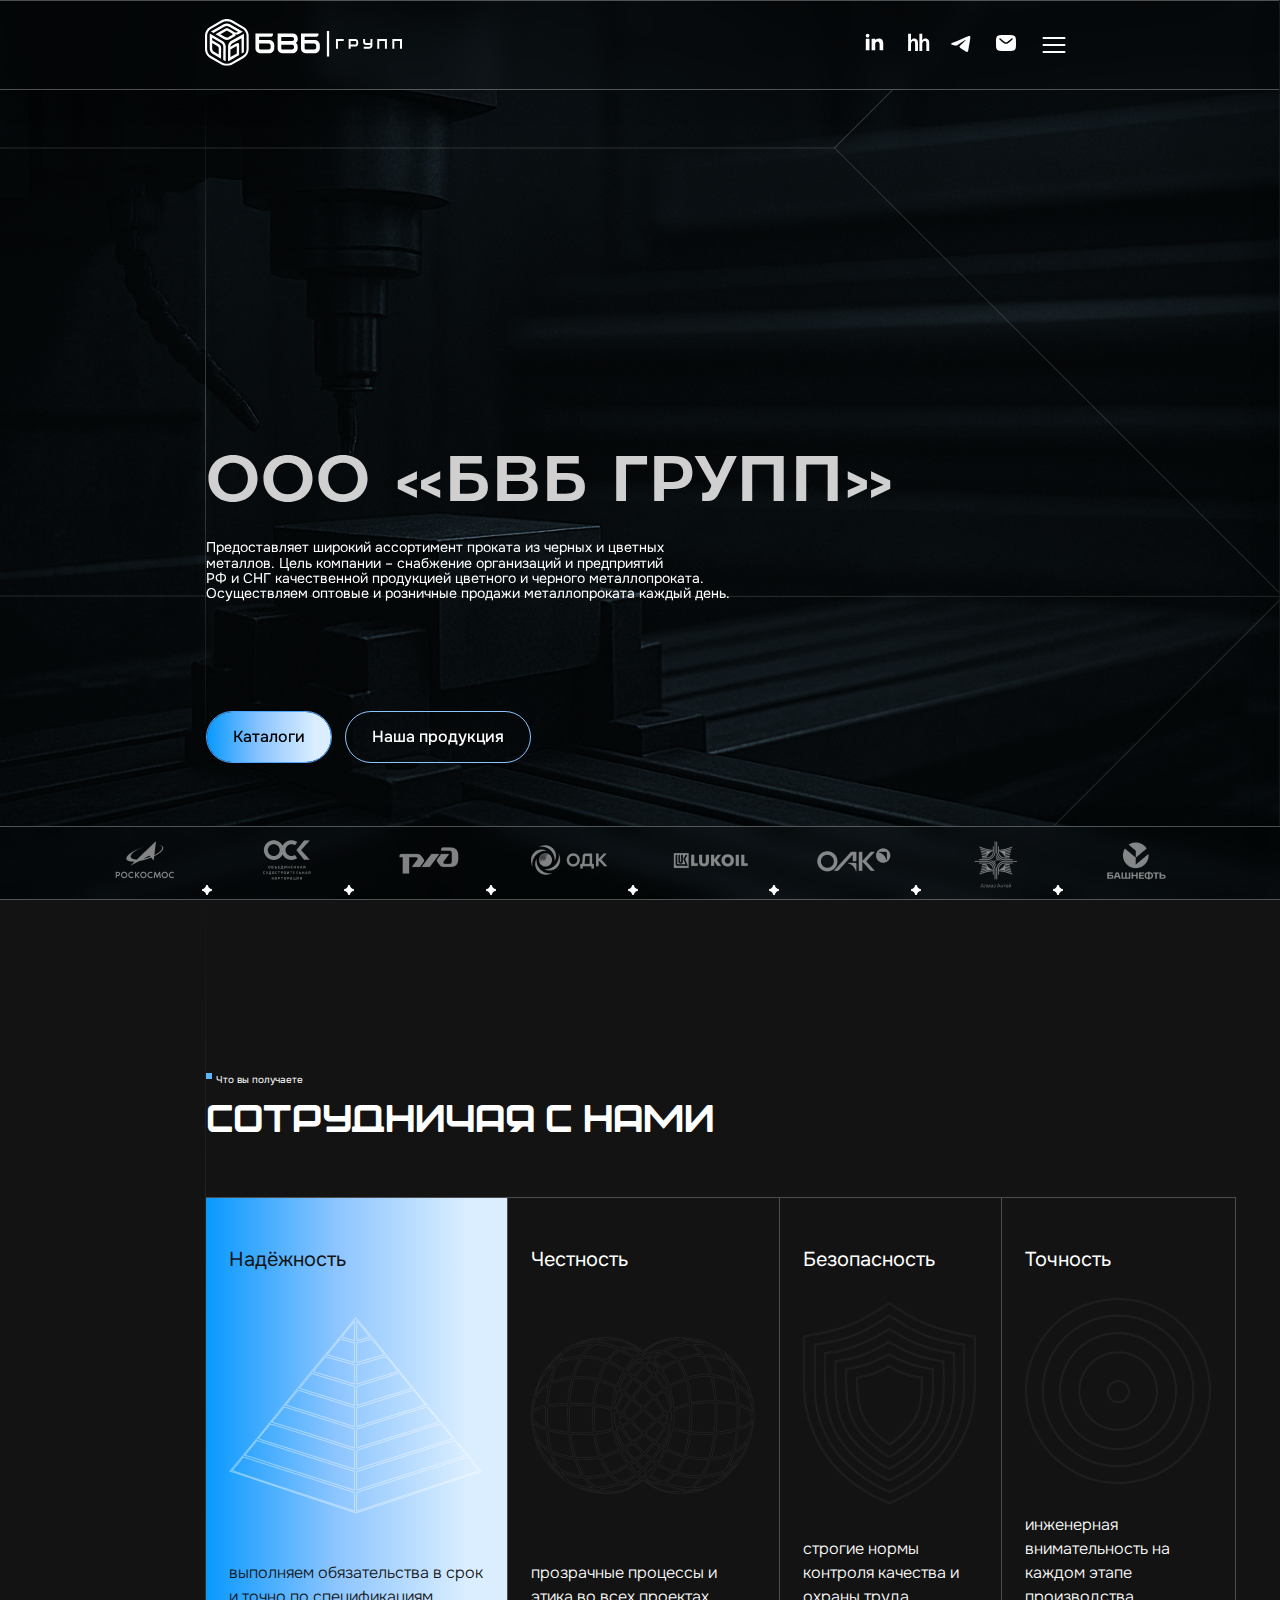
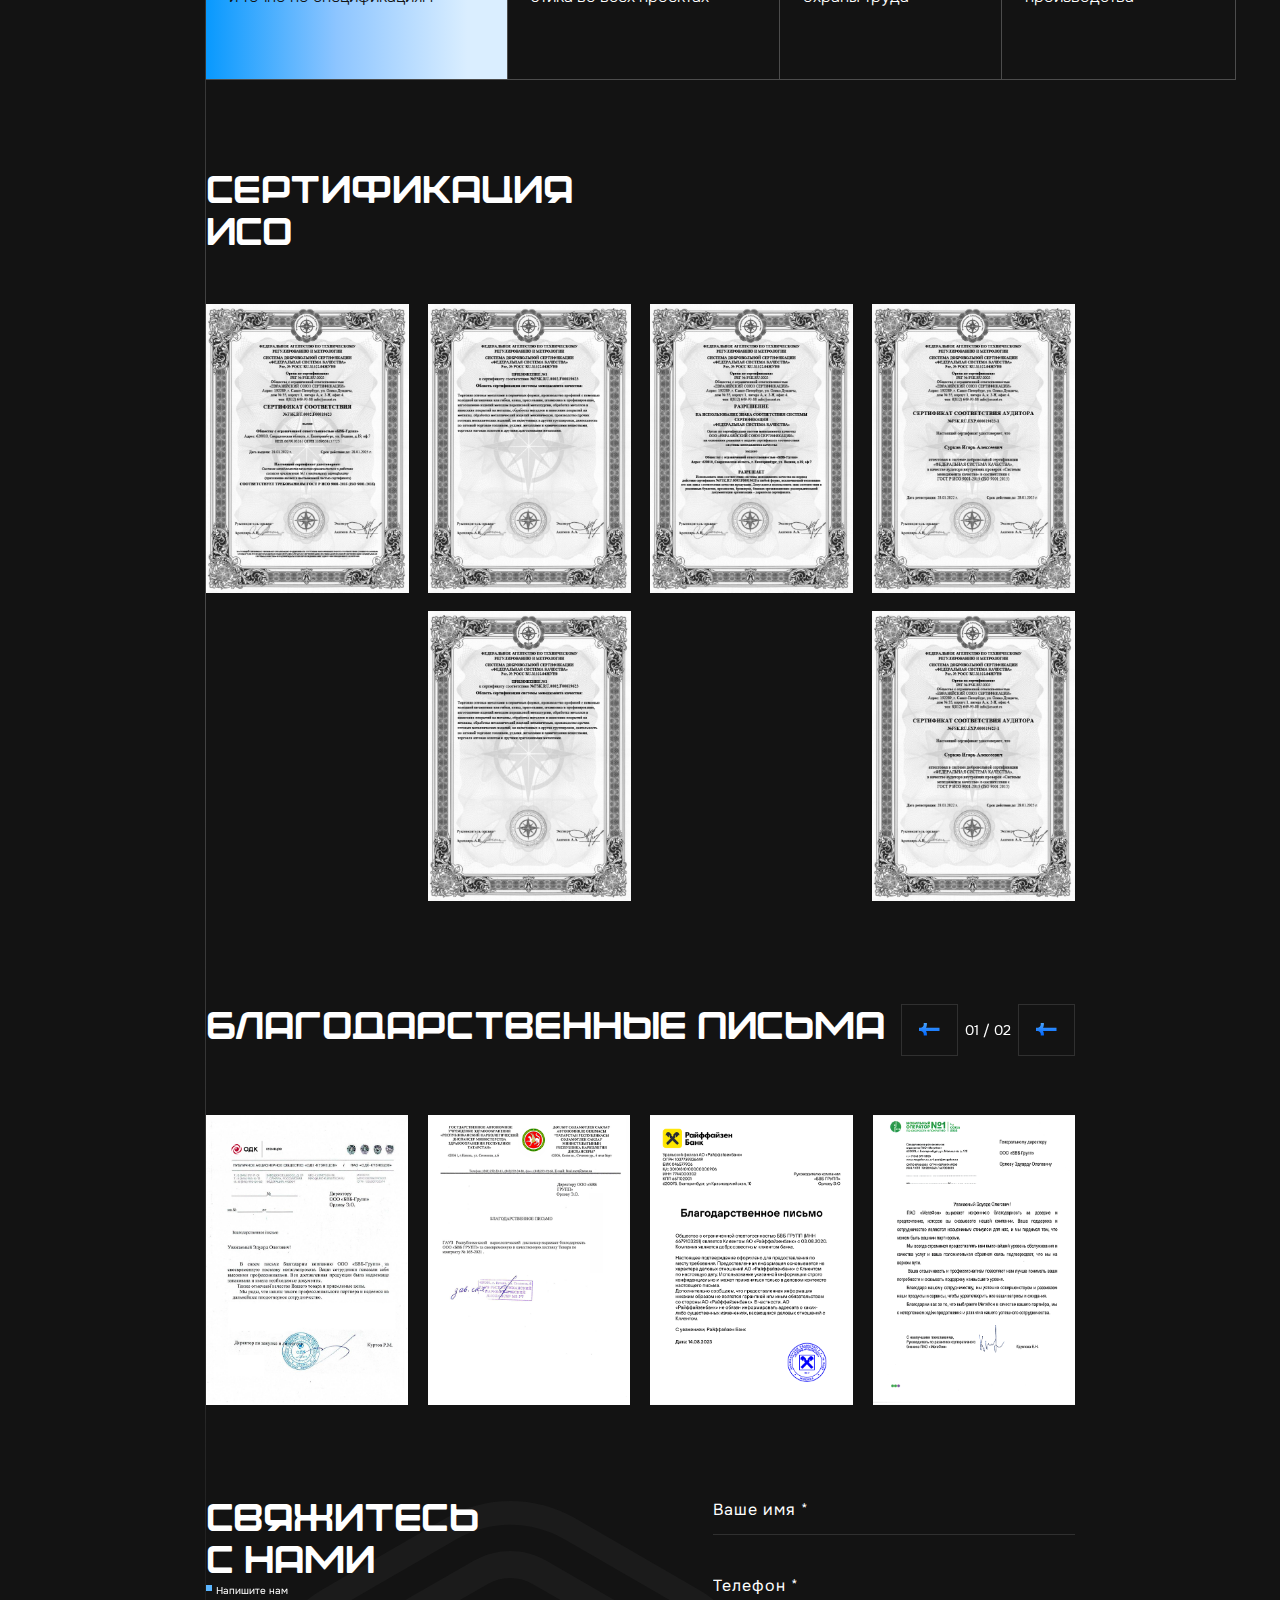
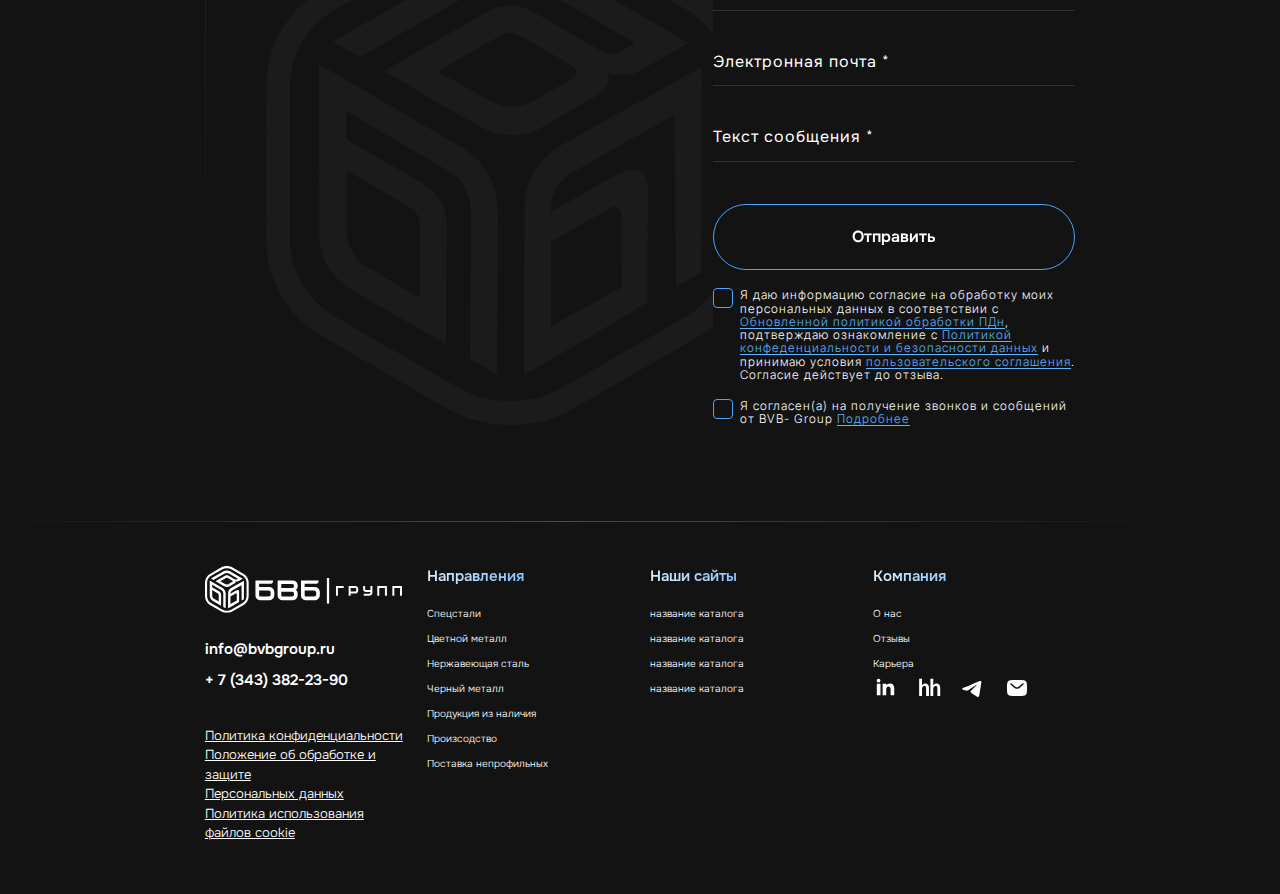
<file: about.html>
<!DOCTYPE html>
<html lang="en">

<head>
    <meta charset="UTF-8">
    <meta name="viewport" content="width=device-width, initial-scale=1.0">
    <link rel="stylesheet" href="https://cdn.jsdelivr.net/npm/swiper@11/swiper-bundle.min.css" />
    <link rel="stylesheet" href="style/custom.css">
    <link rel="stylesheet" href="style/style.css">
    <title>Document</title>
</head>

<body>

    <div class="intro about-intro">
        <div class="intro-main">
            <header class="header glass section-content-pad">
                <div class="head-lk">
                    <img src="images/lk.svg" alt="logo">
                </div>
                <div class="head-right">
                    <div class="header-socials">
                        <a href="">
                            <img src="images/ln.svg" alt="linkedin">
                        </a>
                        <a href="">
                            <img src="images/hh.svg" alt="hh">
                        </a>
                        <a href="">
                            <img src="images/tg.svg" alt="telegram">
                        </a>
                        <a href="">
                            <img src="images/letter.svg" alt="mail">
                        </a>
                    </div>
                    <img src="images/burger.svg" alt="burger" class="burger-btn">
                </div>
            </header>
            <div class="burger-menu glass">
                <div class="burger-top">
                    <div class="header-socials">
                        <a href="">
                            <img src="images/ln.svg" alt="linkedin">
                        </a>
                        <a href="">
                            <img src="images/hh.svg" alt="hh">
                        </a>
                        <a href="">
                            <img src="images/tg.svg" alt="telegram">
                        </a>
                        <a href="">
                            <img src="images/letter.svg" alt="mail">
                        </a>
                    </div>
                    <img src="images/close.svg" alt="close" class="burger-close">
                </div>
                <nav>
                    <ul>
                        <li><a href="">Главная</a></li>
                        <li><a href="">О компании</a></li>
                        <li><a href="">Новости</a></li>
                        <li><a href="">Карьера</a></li>
                        <li><a href="">Контакты</a></li>
                        <li><a href="">Каталоги</a></li>
                    </ul>
                </nav>
                <div class="burger-contact">
                    <a href="">info@bvbgroup.ru</a>
                    <a href="">+ 7 (343) 382-23-90</a>
                </div>
            </div>
            <div class="intro-content section-content-wid intro-content_2">
                <div class="intro-top">
                    <h1>ООО «БВБ Групп»
                    </h1>
                    <p>Предоставляет широкий ассортимент проката из черных и цветных
                        металлов. Цель компании – снабжение организаций и предприятий
                        РФ и СНГ качественной продукцией цветного и черного металлопроката.
                        Осуществляем оптовые и розничные продажи металлопроката каждый день.</p>
                </div>
                <div class="intro-bottom_2">
                    <button class="blue-btn">Каталоги</button>
                    <button class="opacity-btn">Наша продукция</button>
                </div>
            </div>
        </div>
        <div class="intro-end glass">
            <div>
                <img src="images/intro-end_1.png" alt="partner">
            </div>
            <div>
                <img src="images/intro-end_2.png" alt="partner">
            </div>
            <div>
                <img src="images/intro-end_3.png" alt="partner">
            </div>
            <div>
                <img src="images/intro-end_4.png" alt="partner">
            </div>
            <div>
                <img src="images/intro-end_5.png" alt="partner">
            </div>
            <div>
                <img src="images/intro-end_6.png" alt="partner">
            </div>
            <div>
                <img src="images/intro-end_7.png" alt="partner">
            </div>
            <div>
                <img src="images/intro-end_8.png" alt="partner">
            </div>
        </div>
    </div>
    <main>
        <div class="section-content-wid">

            <section class="what-you-get">
                <div>
                    <span class="substitle">Что вы получаете</span>
                    <h2 class="title-2">СОтрудничая с нами</h2>
                </div>

                <div class="what-you-get_block">
                    <div class="active">
                        <p class="text-20">Надёжность</p>
                        <img src="images/wyg-1.png" alt="burg">
                        <span class="text-16">выполняем обязательства в срок и точно по спецификациям</span>
                    </div>
                    <div>
                        <p class="text-20">Честность</p>
                        <img src="images/wyg-2.png" alt="burg">
                        <span class="text-16">прозрачные процессы и этика во всех проектах</span>
                    </div>
                    <div>
                        <p class="text-20">Безопасность </p>
                        <img src="images/wyg-3.png" alt="burg">
                        <span class="text-16">строгие нормы контроля качества и охраны труда</span>
                    </div>
                    <div>
                        <p class="text-20">Точность </p>
                        <img src="images/wyg-4.png" alt="burg">
                        <span class="text-16">инженерная внимательность на каждом этапе производства
                        </span>
                    </div>
                </div>
            </section>

            <section class="certificates">
                    <h2 class="title-2">Сертификация 
                        ИСО</h2>
                    <div class="certificates-block">
                        <!-- <div> -->
                            <img src="images/certificate-1.png" alt="certificate-1">
                        <!-- </div> -->
                        <div>
                            <img src="images/certificate-2.png" alt="certificate">
                            <img src="images/certificate-5.png" alt="certificate">
                        </div>
                        <!-- <div> -->
                            <img src="images/certificate-3.png" alt="certificate">
                        <!-- </div> -->
                        <div>
                            <img src="images/certificate-4.png" alt="certificate">
                            <img src="images/certificate-6.png" alt="certificate">
                        </div>

                    </div>
            </section>

            <section class="news">
                <div class="news-top">
                    <div class="news-left">
                        <h2 class="title-2">Благодарственные письма</h2>
                    </div>
                        <div class="swiper-control">
                            <div class="swiper-button-prev swiper-btn">
                                <img src="images/arrow-left-blue.svg" alt="arrow">
                            </div>
                            <div class="swiper-pagination"></div>
                            <div class="swiper-button-next swiper-btn">
                                <img src="images/arrow-left-blue.svg" alt="arrow">
                            </div>
                        </div>
                </div>
                <div class="swiper fraction-swiper mailings-swiper">
                    <div class="swiper-wrapper">
                        <div class="swiper-slide">
                            <div class="mails-item">
                                <img src="images/mail-1.png" alt="mail">
                            </div>
                            <div class="mails-item">
                                <img src="images/mail-2.png" alt="mail">
                            </div>
                            <div class="mails-item">
                                <img src="images/mail-3.png" alt="mail">
                            </div>
                             <div class="mails-item">
                                <img src="images/mail-4.png" alt="mail">
                            </div>
                        </div>
                        <div class="swiper-slide">
                            <div class="mails-item">
                                <img src="images/mail-1.png" alt="mail">
                            </div>
                            <div class="mails-item">
                                <img src="images/mail-2.png" alt="mail">
                            </div>
                            <div class="mails-item">
                                <img src="images/mail-3.png" alt="mail">
                            </div>
                             <div class="mails-item">
                                <img src="images/mail-4.png" alt="mail">
                            </div>
                        </div>
                    </div>
                </div>
            </section>

             <section class="contact">
                <div class="contact-left">
                    <h2 class="title-2">Свяжитесь
с нами</h2>
                    <p class="substitle">Напишите нам</p>
                </div>

                <div class="part-team_left">
                    <form action="" class="form-type-1">
                        <div>
                            <input type="text" class="input-type-1" placeholder="Ваше имя *">
                            <input type="text" class="input-type-1" placeholder="Телефон *">
                            <input type="text" class="input-type-1" placeholder="Электронная почта *">
                            <input type="text" class="input-type-1" placeholder="Текст сообщения *">
                            
                            <button class="white-tp-btn blue-tp-btn"><span>Отправить</span></button>
                        </div>
                        <label for="agreement1">
                            <input type="checkbox" class="ui-checkbox" id="agreement1" required="">
                            <span>Я даю информацию согласие на обработку моих персональных
                                данных в соответствии с <a href="">Обновленной политикой обработки ПДн</a>,
                                подтверждаю ознакомление с <a href="">Политикой конфеденциальности и
                                    безопасности данных</a>
                                и принимаю условия <a href="">пользовательского соглашения</a>. Согласие
                                действует до отзыва.</span>
                        </label>
                        <label for="agreement2">
                            <input type="checkbox" id="agreement2" class="ui-checkbox" required="">
                            <span> Я согласен(а) на получение звонков и сообщений от BVB-
                                Group <a href="">Подробнее</a></span>
                        </label>
                    </form>
                </div>
            </section>
        </div>
    </main>

    <footer>
        <div class="section-content-pad footer-content">
            <div class="footer-left">
                <img src="images/lk.svg" alt="logo">
                <div class="footer-contact">
                    <a href>info@bvbgroup.ru</a>
                    <a href>+ 7 (343) 382-23-90</a>
                </div>
                <div class="footer-agr">
                    <a href>Политика конфиденциальности</a>
                    <a href>Положение об обработке и защите</a>
                    <a href>Персональных данных</a>
                    <a href>Политика использования файлов cookie</a>
                </div>
            </div>
            <ul>
                <li><span>Направления</span></li>
                <li><a href>Спецстали</a></li>
                <li><a href>Цветной металл</a></li>
                <li><a href>Нержавеющая сталь</a></li>
                <li><a href>Черный металл</a></li>
                <li><a href>Продукция из наличия</a></li>
                <li><a href>Произсодство</a></li>
                <li><a href>Поставка непрофильных</a></li>
            </ul>
            <ul>
                <li><span>Наши сайты</span></li>
                <li><a href>название каталога</a></li>
                <li><a href>название каталога</a></li>
                <li><a href>название каталога</a></li>
                <li><a href>название каталога</a></li>
            </ul>
            <ul>
                <li><span>Компания</span></li>
                <li><a href>О нас</a></li>
                <li><a href>Отзывы</a></li>
                <li><a href>Карьера</a></li>
                <div class="header-socials">
                    <a href>
                        <img src="images/ln.svg" alt="linkedin">
                    </a>
                    <a href>
                        <img src="images/hh.svg" alt="hh">
                    </a>
                    <a href>
                        <img src="images/tg.svg" alt="telegram">
                    </a>
                    <a href>
                        <img src="images/letter.svg" alt="mail">
                    </a>
                </div>
            </ul>
        </div>
    </footer>

    <script src="https://cdn.jsdelivr.net/npm/swiper@11/swiper-bundle.min.js"></script>
    <script src="script/scrollAnimation.js"></script>
    <script src="script/script.js"></script>
    <script>
        const swiper = new Swiper('.swiper', {
            loop: true,
            slidesPerView: 1.35,
            spaceBetween: 20,
            // autoplay: {
            //     delay: 2500,
            //     disableOnInteraction: false,
            // },
            pagination: {
                el: '.swiper-pagination',
                type: 'fraction',
                formatFractionCurrent: n => n.toString().padStart(2, '0'),
                formatFractionTotal: n => n.toString().padStart(2, '0'),
                renderFraction: (currentClass, totalClass) => {
                    return `<span class="${currentClass}"></span> / <span class="${totalClass}"></span>`;
                },
            },
            breakpoints: {
                767: {
                    slidesPerView: 1,
                },

            },
            navigation: {
                nextEl: '.swiper-button-next',
                prevEl: '.swiper-button-prev',
            },
        });
    </script>
</body>

</html>
</file>
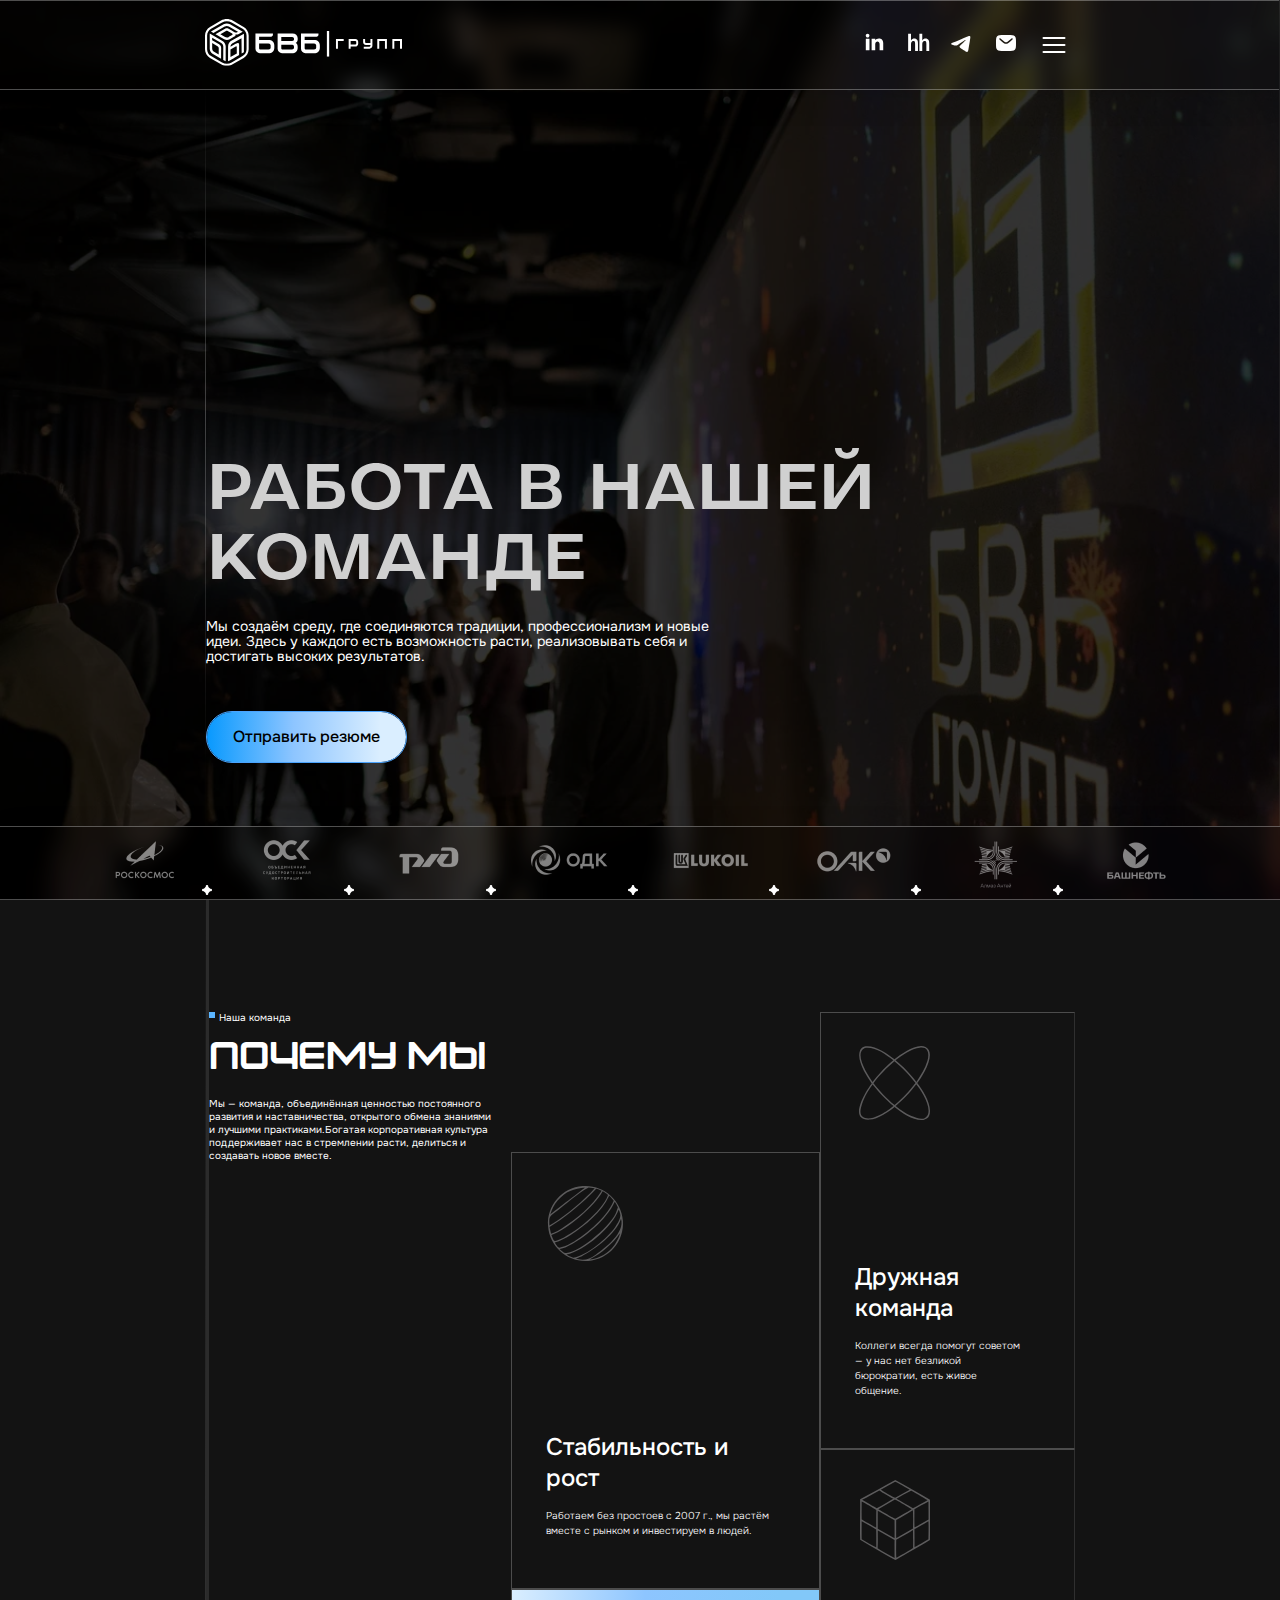
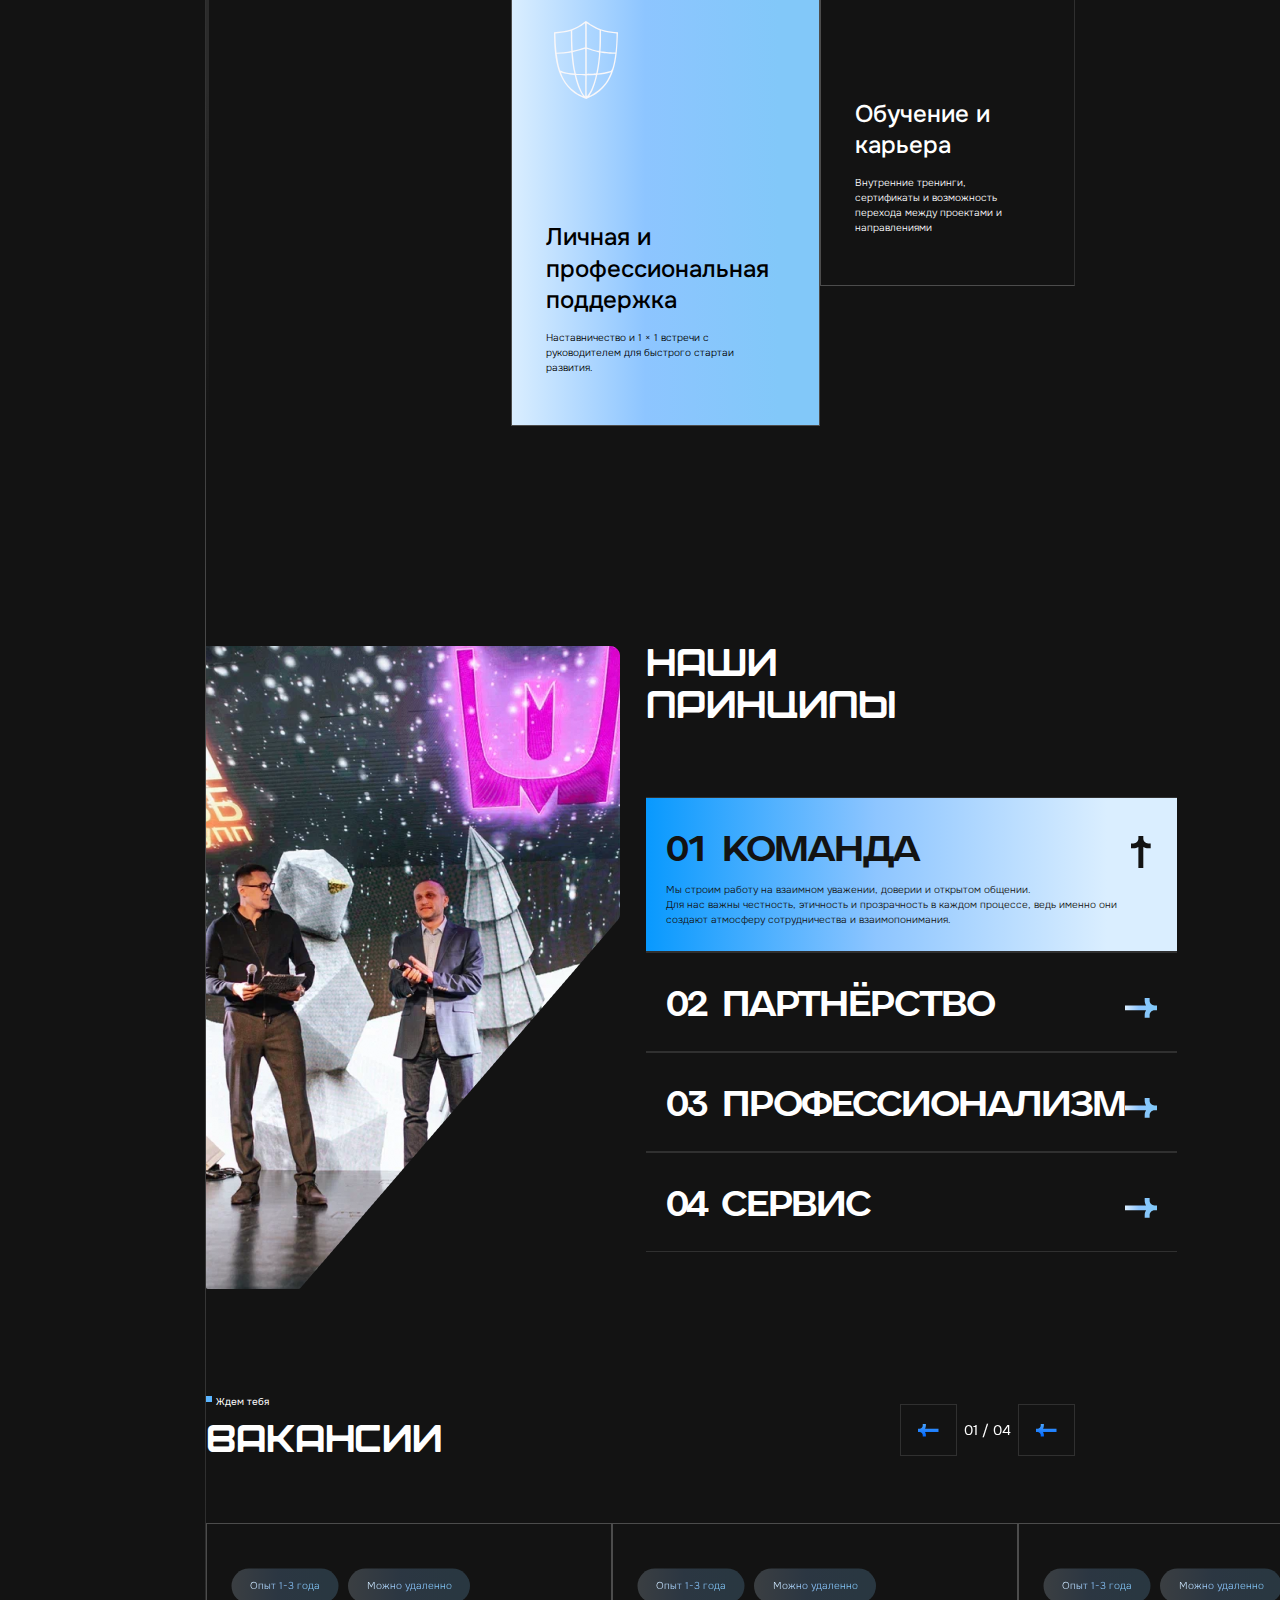
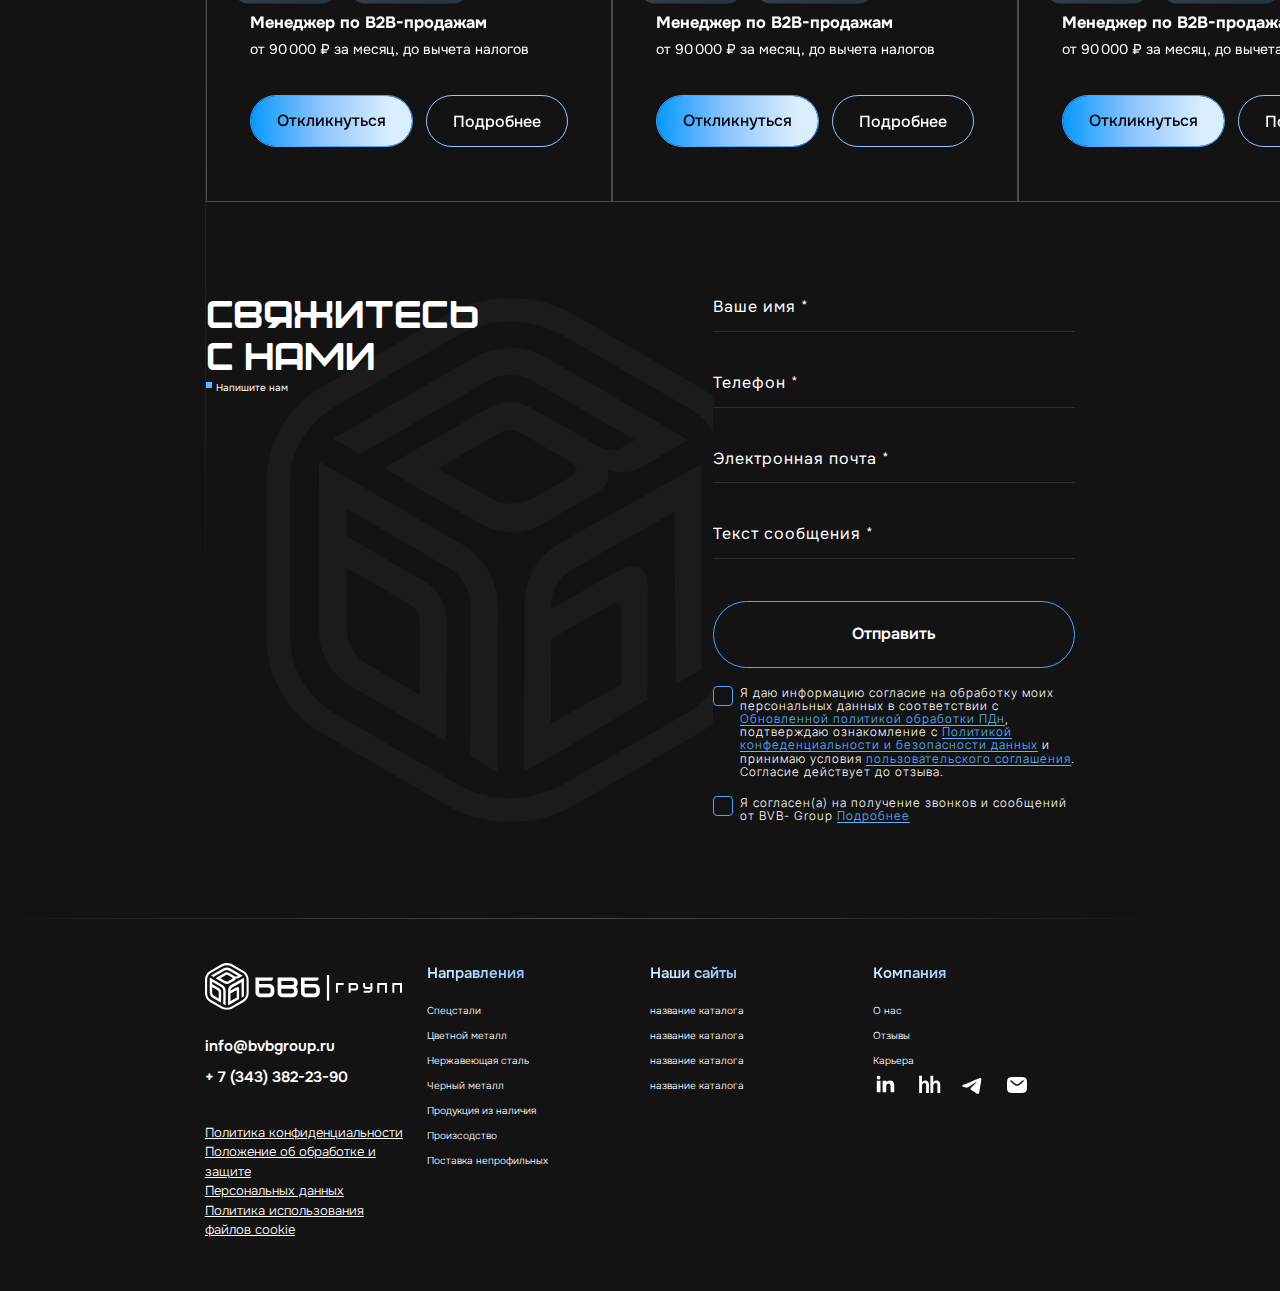
<file: cariera.html>
<!DOCTYPE html>
<html lang="en">

<head>
    <meta charset="UTF-8">
    <meta name="viewport" content="width=device-width, initial-scale=1.0">
    <link rel="stylesheet" href="https://cdn.jsdelivr.net/npm/swiper@11/swiper-bundle.min.css" />
    <link rel="stylesheet" href="style/custom.css">
    <link rel="stylesheet" href="style/style.css">
    <title>Document</title>
</head>

<body>

    <div class="intro cariera-intro">
        <div class="intro-main">
            <header class="header glass section-content-pad">
                <div class="head-lk">
                    <img src="images/lk.svg" alt="logo">
                </div>
                <div class="head-right">
                    <div class="header-socials">
                        <a href="">
                            <img src="images/ln.svg" alt="linkedin">
                        </a>
                        <a href="">
                            <img src="images/hh.svg" alt="hh">
                        </a>
                        <a href="">
                            <img src="images/tg.svg" alt="telegram">
                        </a>
                        <a href="">
                            <img src="images/letter.svg" alt="mail">
                        </a>
                    </div>
                    <img src="images/burger.svg" alt="burger" class="burger-btn">
                </div>
            </header>
            <div class="burger-menu glass">
                <div class="burger-top">
                    <div class="header-socials">
                        <a href="">
                            <img src="images/ln.svg" alt="linkedin">
                        </a>
                        <a href="">
                            <img src="images/hh.svg" alt="hh">
                        </a>
                        <a href="">
                            <img src="images/tg.svg" alt="telegram">
                        </a>
                        <a href="">
                            <img src="images/letter.svg" alt="mail">
                        </a>
                    </div>
                    <img src="images/close.svg" alt="close" class="burger-close">
                </div>
                <nav>
                    <ul>
                        <li><a href="">Главная</a></li>
                        <li><a href="">О компании</a></li>
                        <li><a href="">Новости</a></li>
                        <li><a href="">Карьера</a></li>
                        <li><a href="">Контакты</a></li>
                        <li><a href="">Каталоги</a></li>
                    </ul>
                </nav>
                <div class="burger-contact">
                    <a href="">info@bvbgroup.ru</a>
                    <a href="">+ 7 (343) 382-23-90</a>
                </div>
            </div>
            <div class="intro-content section-content-wid intro-content_2">
                <div class="intro-top">
                    <h1>Работа в нашей
                        команде
                    </h1>
                    <p>Мы создаём среду, где соединяются традиции, профессионализм и новые
                        идеи. Здесь у каждого есть возможность расти, реализовывать себя и
                        достигать высоких результатов.</p>
                </div>
                <div>
                    <button class="blue-btn">Отправить резюме</button>
                </div>
            </div>
        </div>
        <div class="intro-end glass">
            <div>
                <img src="images/intro-end_1.png" alt="partner">
            </div>
            <div>
                <img src="images/intro-end_2.png" alt="partner">
            </div>
            <div>
                <img src="images/intro-end_3.png" alt="partner">
            </div>
            <div>
                <img src="images/intro-end_4.png" alt="partner">
            </div>
            <div>
                <img src="images/intro-end_5.png" alt="partner">
            </div>
            <div>
                <img src="images/intro-end_6.png" alt="partner">
            </div>
            <div>
                <img src="images/intro-end_7.png" alt="partner">
            </div>
            <div>
                <img src="images/intro-end_8.png" alt="partner">
            </div>
        </div>
    </div>
    <main>
        <div class="section-content-wid">
            <section class="direction cariera-direction">
                <div class="direction-left">
                    <div class="section-top">
                        <span class="substitle">Наша команда</span>
                        <h2 class="title-2">Почему мы</h2>
                        <p>Мы — команда, объединённая ценностью постоянного развития и наставничества, открытого обмена
                            знаниями и лучшими практиками.Богатая корпоративная культура поддерживает нас в стремлении
                            расти, делиться и создавать новое вместе.
                        </p>
                    </div>
                </div>
                <div class="direction-right">
                    <div>
                        <div class="direction-item">
                            <img src="images/direction-1.svg" alt="direction">

                            <div>
                                <p>Стабильность и рост </p>
                                <ul>
                                    <li class="light-14">Работаем без простоев с 2007 г., мы растём вместе с рынком и
                                        инвестируем в людей.</li>
                                </ul>
                            </div>
                        </div>
                        <div class="direction-item direction-item-blue">
                            <img src="images/direction-4.svg" alt="direction">

                            <div>
                                <p>Личная и профессиональная поддержка</p>
                                <ul>
                                    <li class="light-14">Наставничество и 1 × 1 встречи с руководителем для быстрого
                                        стартаи развития.</li>
                                </ul>
                            </div>
                        </div>
                    </div>
                    <div>
                        <div class="direction-item">
                            <img src="images/direction-2.svg" alt="direction">

                            <div>
                                <p>Дружная команда</p>
                                <ul>
                                    <li class="light-14">Коллеги всегда помогут советом — у нас нет безликой бюрократии,
                                        есть живое общение.</li>
                                </ul>
                            </div>
                        </div>
                        <div class="direction-item">
                            <img src="images/direction-3.svg" alt="direction">

                            <div>
                                <p>Обучение и карьера</p>
                                <ul>
                                    <li class="light-14">Внутренние тренинги, сертификаты и возможность перехода между
                                        проектами и направлениями</li>
                                </ul>
                            </div>
                        </div>
                    </div>
                </div>
            </section>
            <div class="principles">
                <div class="principles-image">
                    <img src="images/principles.png" alt="principles">
                </div>
                <div class="principles-block">
                    <h2 class="title-2">Наши
                        принципы</h2>
                    <div>
                        <div class="principles-item active">
                            <div class="principles-top">
                                <div>
                                    <h3>01</h3>
                                    <h3>Команда</h3>
                                </div>
                                <svg width="32" height="20" viewBox="0 0 32 20" fill="none"
                                    xmlns="http://www.w3.org/2000/svg">
                                    <path
                                        d="M29.5385 7.38462C26.8185 7.38462 24.6154 5.18154 24.6154 2.46154V0L19.6923 0V2.46154C19.6923 4.256 20.1722 5.93723 21.0092 7.38462L0 7.38462L0 12.3077L21.0092 12.3077C20.1722 13.7551 19.6923 15.4363 19.6923 17.2308V19.6923H24.6154V17.2308C24.6154 14.5108 26.8185 12.3077 29.5385 12.3077H32V7.38462H29.5385Z"
                                        fill="url(#paint0_linear_131_2396)" />
                                    <defs>
                                        <linearGradient id="paint0_linear_131_2396" x1="0" y1="9.84615" x2="27.7802"
                                            y2="9.85425" gradientUnits="userSpaceOnUse">
                                            <stop stop-color="#DAEEFF" />
                                            <stop offset="0.5" stop-color="#8DC5FF" />
                                            <stop offset="1" stop-color="#82C8F9" />
                                        </linearGradient>
                                    </defs>
                                </svg>
                            </div>
                            <div class="principles-main">
                                <p class="light-14">Мы строим работу на взаимном уважении, доверии и открытом общении.
                                    Для нас важны честность, этичность и прозрачность в каждом процессе, ведь именно они
                                    создают атмосферу сотрудничества и взаимопонимания.</p>
                            </div>
                        </div>
                        <div class="principles-item">
                            <div class="principles-top">
                                <div>
                                    <h3>02</h3>
                                    <h3>Партнёрство</h3>
                                </div>
                                <svg width="32" height="20" viewBox="0 0 32 20" fill="none"
                                    xmlns="http://www.w3.org/2000/svg">
                                    <path
                                        d="M29.5385 7.38462C26.8185 7.38462 24.6154 5.18154 24.6154 2.46154V0L19.6923 0V2.46154C19.6923 4.256 20.1722 5.93723 21.0092 7.38462L0 7.38462L0 12.3077L21.0092 12.3077C20.1722 13.7551 19.6923 15.4363 19.6923 17.2308V19.6923H24.6154V17.2308C24.6154 14.5108 26.8185 12.3077 29.5385 12.3077H32V7.38462H29.5385Z"
                                        fill="url(#paint0_linear_131_2396)" />
                                    <defs>
                                        <linearGradient id="paint0_linear_131_2396" x1="0" y1="9.84615" x2="27.7802"
                                            y2="9.85425" gradientUnits="userSpaceOnUse">
                                            <stop stop-color="#DAEEFF" />
                                            <stop offset="0.5" stop-color="#8DC5FF" />
                                            <stop offset="1" stop-color="#82C8F9" />
                                        </linearGradient>
                                    </defs>
                                </svg>
                            </div>
                            <div class="principles-main">
                                <p class="light-14">Мы стремимся быть не просто исполнителями, а надёжными союзниками. Помогаем клиентам, кандидатам и коллегам видеть общую цель, осознавать значимость каждого вклада и понимать, как совместные усилия формируют результат.</p>
                            </div>
                        </div>
                        <div class="principles-item">
                            <div class="principles-top">
                                <div>
                                    <h3>03</h3>
                                    <h3>Профессионализм</h3>
                                </div>
                                <svg width="32" height="20" viewBox="0 0 32 20" fill="none"
                                    xmlns="http://www.w3.org/2000/svg">
                                    <path
                                        d="M29.5385 7.38462C26.8185 7.38462 24.6154 5.18154 24.6154 2.46154V0L19.6923 0V2.46154C19.6923 4.256 20.1722 5.93723 21.0092 7.38462L0 7.38462L0 12.3077L21.0092 12.3077C20.1722 13.7551 19.6923 15.4363 19.6923 17.2308V19.6923H24.6154V17.2308C24.6154 14.5108 26.8185 12.3077 29.5385 12.3077H32V7.38462H29.5385Z"
                                        fill="url(#paint0_linear_131_2396)" />
                                    <defs>
                                        <linearGradient id="paint0_linear_131_2396" x1="0" y1="9.84615" x2="27.7802"
                                            y2="9.85425" gradientUnits="userSpaceOnUse">
                                            <stop stop-color="#DAEEFF" />
                                            <stop offset="0.5" stop-color="#8DC5FF" />
                                            <stop offset="1" stop-color="#82C8F9" />
                                        </linearGradient>
                                    </defs>
                                </svg>
                            </div>
                            <div class="principles-main">
                                <p class="light-14">Для нас профессионализм — это основа успеха. В нашей команде работают специалисты высокого уровня, для которых приоритетом остаётся ответственность, качество и эффективность предоставляемых решений. </p>
                            </div>
                        </div>
                        <div class="principles-item">
                            <div class="principles-top">
                                <div>
                                    <h3>04</h3>
                                    <h3>Сервис</h3>
                                </div>
                                <svg width="32" height="20" viewBox="0 0 32 20" fill="none"
                                    xmlns="http://www.w3.org/2000/svg">
                                    <path
                                        d="M29.5385 7.38462C26.8185 7.38462 24.6154 5.18154 24.6154 2.46154V0L19.6923 0V2.46154C19.6923 4.256 20.1722 5.93723 21.0092 7.38462L0 7.38462L0 12.3077L21.0092 12.3077C20.1722 13.7551 19.6923 15.4363 19.6923 17.2308V19.6923H24.6154V17.2308C24.6154 14.5108 26.8185 12.3077 29.5385 12.3077H32V7.38462H29.5385Z"
                                        fill="url(#paint0_linear_131_2396)" />
                                    <defs>
                                        <linearGradient id="paint0_linear_131_2396" x1="0" y1="9.84615" x2="27.7802"
                                            y2="9.85425" gradientUnits="userSpaceOnUse">
                                            <stop stop-color="#DAEEFF" />
                                            <stop offset="0.5" stop-color="#8DC5FF" />
                                            <stop offset="1" stop-color="#82C8F9" />
                                        </linearGradient>
                                    </defs>
                                </svg>
                            </div>
                            <div class="principles-main">
                                <p class="light-14">Мы ориентированы на то, чтобы каждый заказ был выполнен вовремя, с учётом деталей и потребностей клиента. Индивидуальный подход, вовлечённость и ответственность сотрудников позволяют нам обеспечивать безупречный уровень обслуживания.</p>
                            </div>
                        </div>
                    </div>
                </div>
            </div>
            <section class="news cariera-news">
                <div class="news-top">
                    <div class="news-left">
                        <p class="substitle">Ждем тебя</p>
                        <h2 class="title-2">Вакансии</h2>
                    </div>
                    <div class="swiper-control">
                        <div class="swiper-button-prev swiper-btn">
                            <img src="images/arrow-left-blue.svg" alt="arrow">
                        </div>
                        <div class="swiper-pagination"></div>
                        <div class="swiper-button-next swiper-btn">
                            <img src="images/arrow-left-blue.svg" alt="arrow">
                        </div>
                    </div>
                </div>
                <div class="swiper fraction-swiper vacancies-swiper">
                    <div class="swiper-wrapper">
                        <div class="swiper-slide">
                            <div class="vacancies-item">
                                <div class="vacancies-item-top">
                                    <p class="light-14">Опыт 1-3 года</p>
                                    <p class="light-14">Можно удаленно</p>
                                </div>
                                <div class="vacancies-item-middle">
                                    <h3 class="text-24">Менеджер по B2B-продажам</h3>
                                    <span>от 90 000 ₽ за месяц, до вычета налогов</span>
                                </div>
                                <div class="vacancies-item-bottom">
                                    <button class="blue-btn">Откликнуться</button>
                                    <button class="opacity-btn">Подробнее</button>
                                </div>
                            </div>
                            <div class="vacancies-item">
                                <div class="vacancies-item-top">
                                    <p class="light-14">Опыт 1-3 года</p>
                                    <p class="light-14">Можно удаленно</p>
                                </div>
                                <div class="vacancies-item-middle">
                                    <h3 class="text-24">Менеджер по B2B-продажам</h3>
                                    <span>от 90 000 ₽ за месяц, до вычета налогов</span>
                                </div>
                                <div class="vacancies-item-bottom">
                                    <button class="blue-btn">Откликнуться</button>
                                    <button class="opacity-btn">Подробнее</button>
                                </div>
                            </div>
                            <div class="vacancies-item">
                                <div class="vacancies-item-top">
                                    <p class="light-14">Опыт 1-3 года</p>
                                    <p class="light-14">Можно удаленно</p>
                                </div>
                                <div class="vacancies-item-middle">
                                    <h3 class="text-24">Менеджер по B2B-продажам</h3>
                                    <span>от 90 000 ₽ за месяц, до вычета налогов</span>
                                </div>
                                <div class="vacancies-item-bottom">
                                    <button class="blue-btn">Откликнуться</button>
                                    <button class="opacity-btn">Подробнее</button>
                                </div>
                            </div>
                        </div>
                        <div class="swiper-slide">
                            <div class="vacancies-item">
                                <div class="vacancies-item-top">
                                    <p class="light-14">Опыт 1-3 года</p>
                                    <p class="light-14">Можно удаленно</p>
                                </div>
                                <div class="vacancies-item-middle">
                                    <h3 class="text-24">Менеджер по B2B-продажам</h3>
                                    <span>от 90 000 ₽ за месяц, до вычета налогов</span>
                                </div>
                                <div class="vacancies-item-bottom">
                                    <button class="blue-btn">Откликнуться</button>
                                    <button class="opacity-btn">Подробнее</button>
                                </div>
                            </div>
                            <div class="vacancies-item">
                                <div class="vacancies-item-top">
                                    <p class="light-14">Опыт 1-3 года</p>
                                    <p class="light-14">Можно удаленно</p>
                                </div>
                                <div class="vacancies-item-middle">
                                    <h3 class="text-24">Менеджер по B2B-продажам</h3>
                                    <span>от 90 000 ₽ за месяц, до вычета налогов</span>
                                </div>
                                <div class="vacancies-item-bottom">
                                    <button class="blue-btn">Откликнуться</button>
                                    <button class="opacity-btn">Подробнее</button>
                                </div>
                            </div>
                            <div class="vacancies-item">
                                <div class="vacancies-item-top">
                                    <p class="light-14">Опыт 1-3 года</p>
                                    <p class="light-14">Можно удаленно</p>
                                </div>
                                <div class="vacancies-item-middle">
                                    <h3 class="text-24">Менеджер по B2B-продажам</h3>
                                    <span>от 90 000 ₽ за месяц, до вычета налогов</span>
                                </div>
                                <div class="vacancies-item-bottom">
                                    <button class="blue-btn">Откликнуться</button>
                                    <button class="opacity-btn">Подробнее</button>
                                </div>
                            </div>
                        </div>
                        <div class="swiper-slide">
                            <div class="vacancies-item">
                                <div class="vacancies-item-top">
                                    <p class="light-14">Опыт 1-3 года</p>
                                    <p class="light-14">Можно удаленно</p>
                                </div>
                                <div class="vacancies-item-middle">
                                    <h3 class="text-24">Менеджер по B2B-продажам</h3>
                                    <span>от 90 000 ₽ за месяц, до вычета налогов</span>
                                </div>
                                <div class="vacancies-item-bottom">
                                    <button class="blue-btn">Откликнуться</button>
                                    <button class="opacity-btn">Подробнее</button>
                                </div>
                            </div>
                            <div class="vacancies-item">
                                <div class="vacancies-item-top">
                                    <p class="light-14">Опыт 1-3 года</p>
                                    <p class="light-14">Можно удаленно</p>
                                </div>
                                <div class="vacancies-item-middle">
                                    <h3 class="text-24">Менеджер по B2B-продажам</h3>
                                    <span>от 90 000 ₽ за месяц, до вычета налогов</span>
                                </div>
                                <div class="vacancies-item-bottom">
                                    <button class="blue-btn">Откликнуться</button>
                                    <button class="opacity-btn">Подробнее</button>
                                </div>
                            </div>
                            <div class="vacancies-item">
                                <div class="vacancies-item-top">
                                    <p class="light-14">Опыт 1-3 года</p>
                                    <p class="light-14">Можно удаленно</p>
                                </div>
                                <div class="vacancies-item-middle">
                                    <h3 class="text-24">Менеджер по B2B-продажам</h3>
                                    <span>от 90 000 ₽ за месяц, до вычета налогов</span>
                                </div>
                                <div class="vacancies-item-bottom">
                                    <button class="blue-btn">Откликнуться</button>
                                    <button class="opacity-btn">Подробнее</button>
                                </div>
                            </div>
                        </div>
                        <div class="swiper-slide">
                            <div class="vacancies-item">
                                <div class="vacancies-item-top">
                                    <p class="light-14">Опыт 1-3 года</p>
                                    <p class="light-14">Можно удаленно</p>
                                </div>
                                <div class="vacancies-item-middle">
                                    <h3 class="text-24">Менеджер по B2B-продажам</h3>
                                    <span>от 90 000 ₽ за месяц, до вычета налогов</span>
                                </div>
                                <div class="vacancies-item-bottom">
                                    <button class="blue-btn">Откликнуться</button>
                                    <button class="opacity-btn">Подробнее</button>
                                </div>
                            </div>
                            <div class="vacancies-item">
                                <div class="vacancies-item-top">
                                    <p class="light-14">Опыт 1-3 года</p>
                                    <p class="light-14">Можно удаленно</p>
                                </div>
                                <div class="vacancies-item-middle">
                                    <h3 class="text-24">Менеджер по B2B-продажам</h3>
                                    <span>от 90 000 ₽ за месяц, до вычета налогов</span>
                                </div>
                                <div class="vacancies-item-bottom">
                                    <button class="blue-btn">Откликнуться</button>
                                    <button class="opacity-btn">Подробнее</button>
                                </div>
                            </div>
                            <div class="vacancies-item">
                                <div class="vacancies-item-top">
                                    <p class="light-14">Опыт 1-3 года</p>
                                    <p class="light-14">Можно удаленно</p>
                                </div>
                                <div class="vacancies-item-middle">
                                    <h3 class="text-24">Менеджер по B2B-продажам</h3>
                                    <span>от 90 000 ₽ за месяц, до вычета налогов</span>
                                </div>
                                <div class="vacancies-item-bottom">
                                    <button class="blue-btn">Откликнуться</button>
                                    <button class="opacity-btn">Подробнее</button>
                                </div>
                            </div>
                        </div>
                    </div>
                </div>
            </section>
            <section class="contact">
                <div class="contact-left">
                    <h2 class="title-2">Свяжитесь
                        с нами</h2>
                    <p class="substitle">Напишите нам</p>
                </div>

                <div class="part-team_left">
                    <form action="" class="form-type-1">
                        <div>
                            <input type="text" class="input-type-1" placeholder="Ваше имя *">
                            <input type="text" class="input-type-1" placeholder="Телефон *">
                            <input type="text" class="input-type-1" placeholder="Электронная почта *">
                            <input type="text" class="input-type-1" placeholder="Текст сообщения *">

                            <button class="white-tp-btn blue-tp-btn"><span>Отправить</span></button>
                        </div>
                        <label for="agreement1">
                            <input type="checkbox" class="ui-checkbox" id="agreement1" required="">
                            <span>Я даю информацию согласие на обработку моих персональных
                                данных в соответствии с <a href="">Обновленной политикой обработки ПДн</a>,
                                подтверждаю ознакомление с <a href="">Политикой конфеденциальности и
                                    безопасности данных</a>
                                и принимаю условия <a href="">пользовательского соглашения</a>. Согласие
                                действует до отзыва.</span>
                        </label>
                        <label for="agreement2">
                            <input type="checkbox" id="agreement2" class="ui-checkbox" required="">
                            <span> Я согласен(а) на получение звонков и сообщений от BVB-
                                Group <a href="">Подробнее</a></span>
                        </label>
                    </form>
                </div>
            </section>
        </div>
    </main>

    <footer>
        <div class="section-content-pad footer-content">
            <div class="footer-left">
                <img src="images/lk.svg" alt="logo">
                <div class="footer-contact">
                    <a href>info@bvbgroup.ru</a>
                    <a href>+ 7 (343) 382-23-90</a>
                </div>
                <div class="footer-agr">
                    <a href>Политика конфиденциальности</a>
                    <a href>Положение об обработке и защите</a>
                    <a href>Персональных данных</a>
                    <a href>Политика использования файлов cookie</a>
                </div>
            </div>
            <ul>
                <li><span>Направления</span></li>
                <li><a href>Спецстали</a></li>
                <li><a href>Цветной металл</a></li>
                <li><a href>Нержавеющая сталь</a></li>
                <li><a href>Черный металл</a></li>
                <li><a href>Продукция из наличия</a></li>
                <li><a href>Произсодство</a></li>
                <li><a href>Поставка непрофильных</a></li>
            </ul>
            <ul>
                <li><span>Наши сайты</span></li>
                <li><a href>название каталога</a></li>
                <li><a href>название каталога</a></li>
                <li><a href>название каталога</a></li>
                <li><a href>название каталога</a></li>
            </ul>
            <ul>
                <li><span>Компания</span></li>
                <li><a href>О нас</a></li>
                <li><a href>Отзывы</a></li>
                <li><a href>Карьера</a></li>
                <div class="header-socials">
                    <a href>
                        <img src="images/ln.svg" alt="linkedin">
                    </a>
                    <a href>
                        <img src="images/hh.svg" alt="hh">
                    </a>
                    <a href>
                        <img src="images/tg.svg" alt="telegram">
                    </a>
                    <a href>
                        <img src="images/letter.svg" alt="mail">
                    </a>
                </div>
            </ul>
        </div>
    </footer>

    <script src="https://cdn.jsdelivr.net/npm/swiper@11/swiper-bundle.min.js"></script>
    <script src="script/scrollAnimation.js"></script>
    <script src="script/script.js"></script>
    <script>
        const swiper = new Swiper('.swiper', {
            loop: true,
            slidesPerView: 1.35,
            spaceBetween: 0,
            // autoplay: {
            //     delay: 2500,
            //     disableOnInteraction: false,
            // },
            pagination: {
                el: '.swiper-pagination',
                type: 'fraction',
                formatFractionCurrent: n => n.toString().padStart(2, '0'),
                formatFractionTotal: n => n.toString().padStart(2, '0'),
                renderFraction: (currentClass, totalClass) => {
                    return `<span class="${currentClass}"></span> / <span class="${totalClass}"></span>`;
                },
            },
            breakpoints: {
                767: {
                    slidesPerView: 1,
                }
            },
            navigation: {
                nextEl: '.swiper-button-next',
                prevEl: '.swiper-button-prev',
            },
        });
        
        const principlesItems = document.querySelectorAll('.principles-item');
        const principlesBtn = document.querySelectorAll('.principles-top');

        principlesBtn.forEach((btn, index) => {
            btn.addEventListener('click', () => {
                principlesItems.forEach(item => item.classList.remove('active'));
                principlesItems[index].classList.add('active');
            });
        });

    </script>
</body>

</html>
</file>
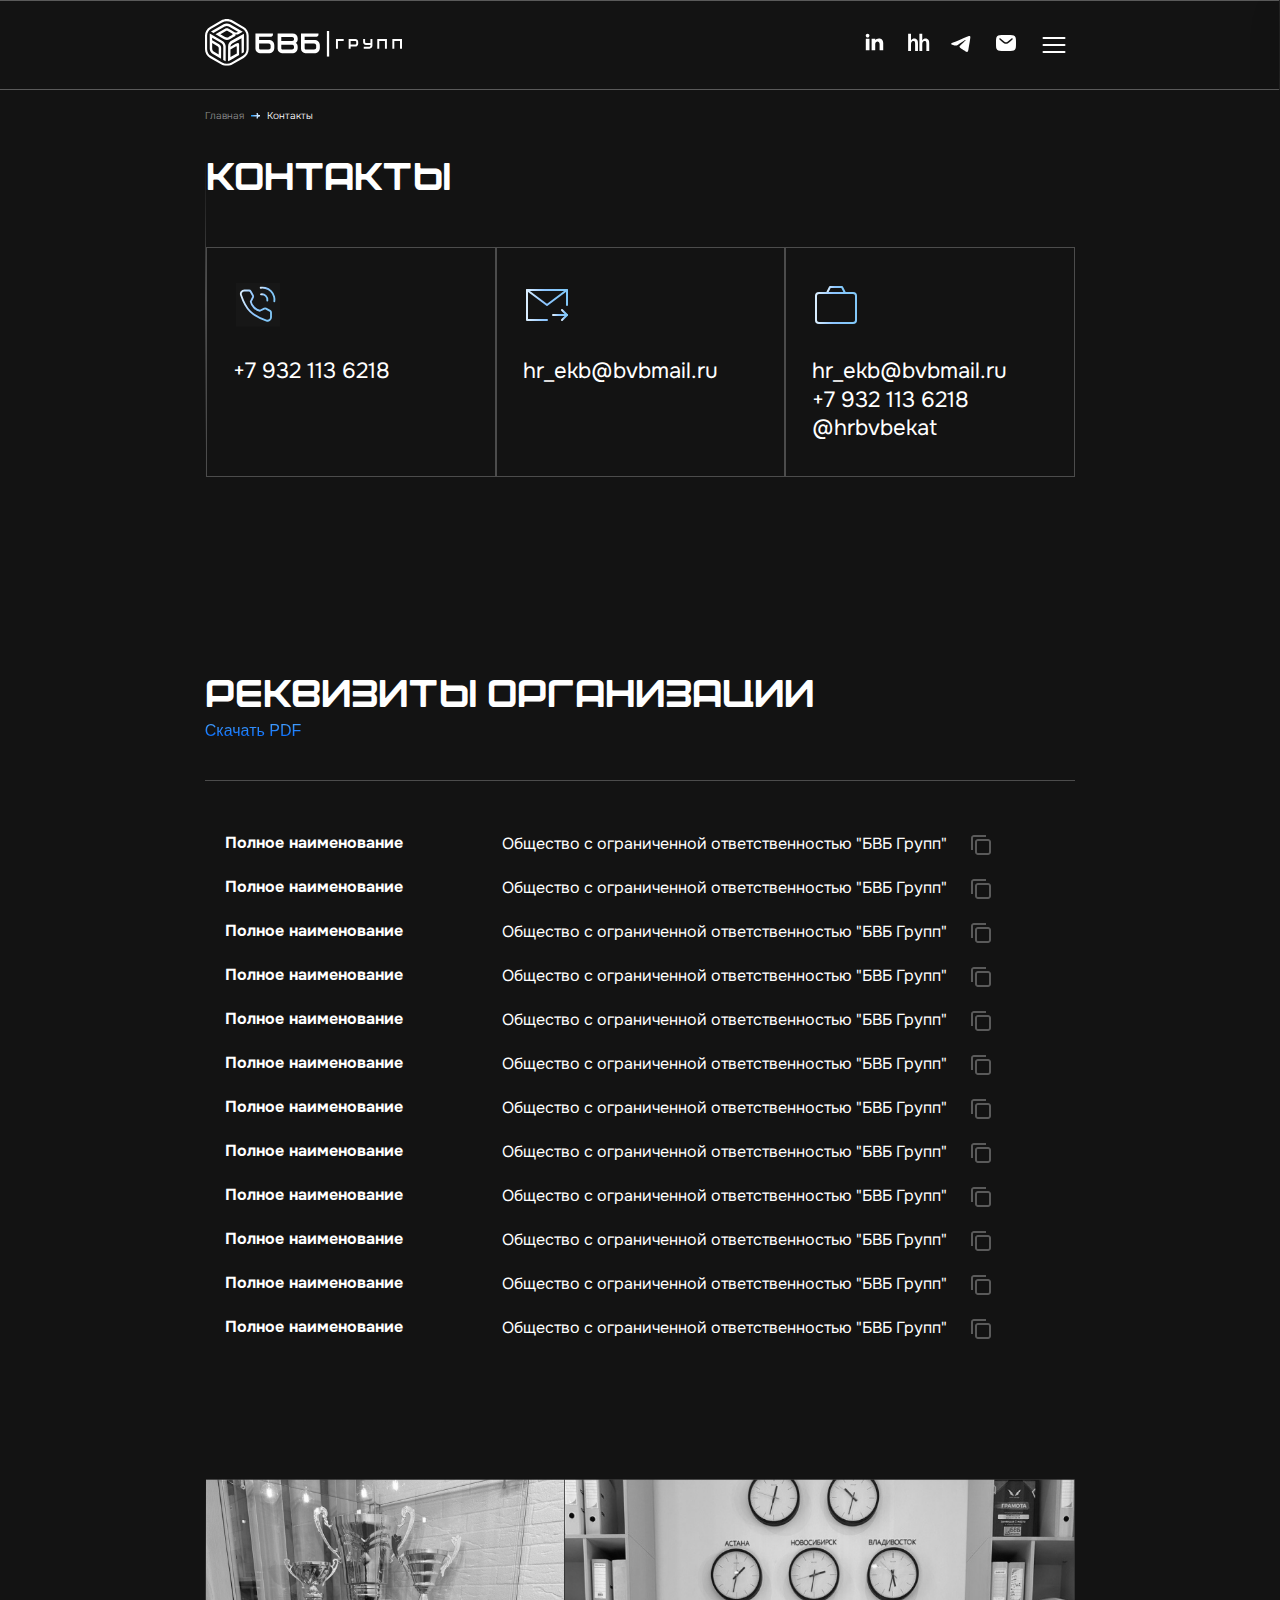
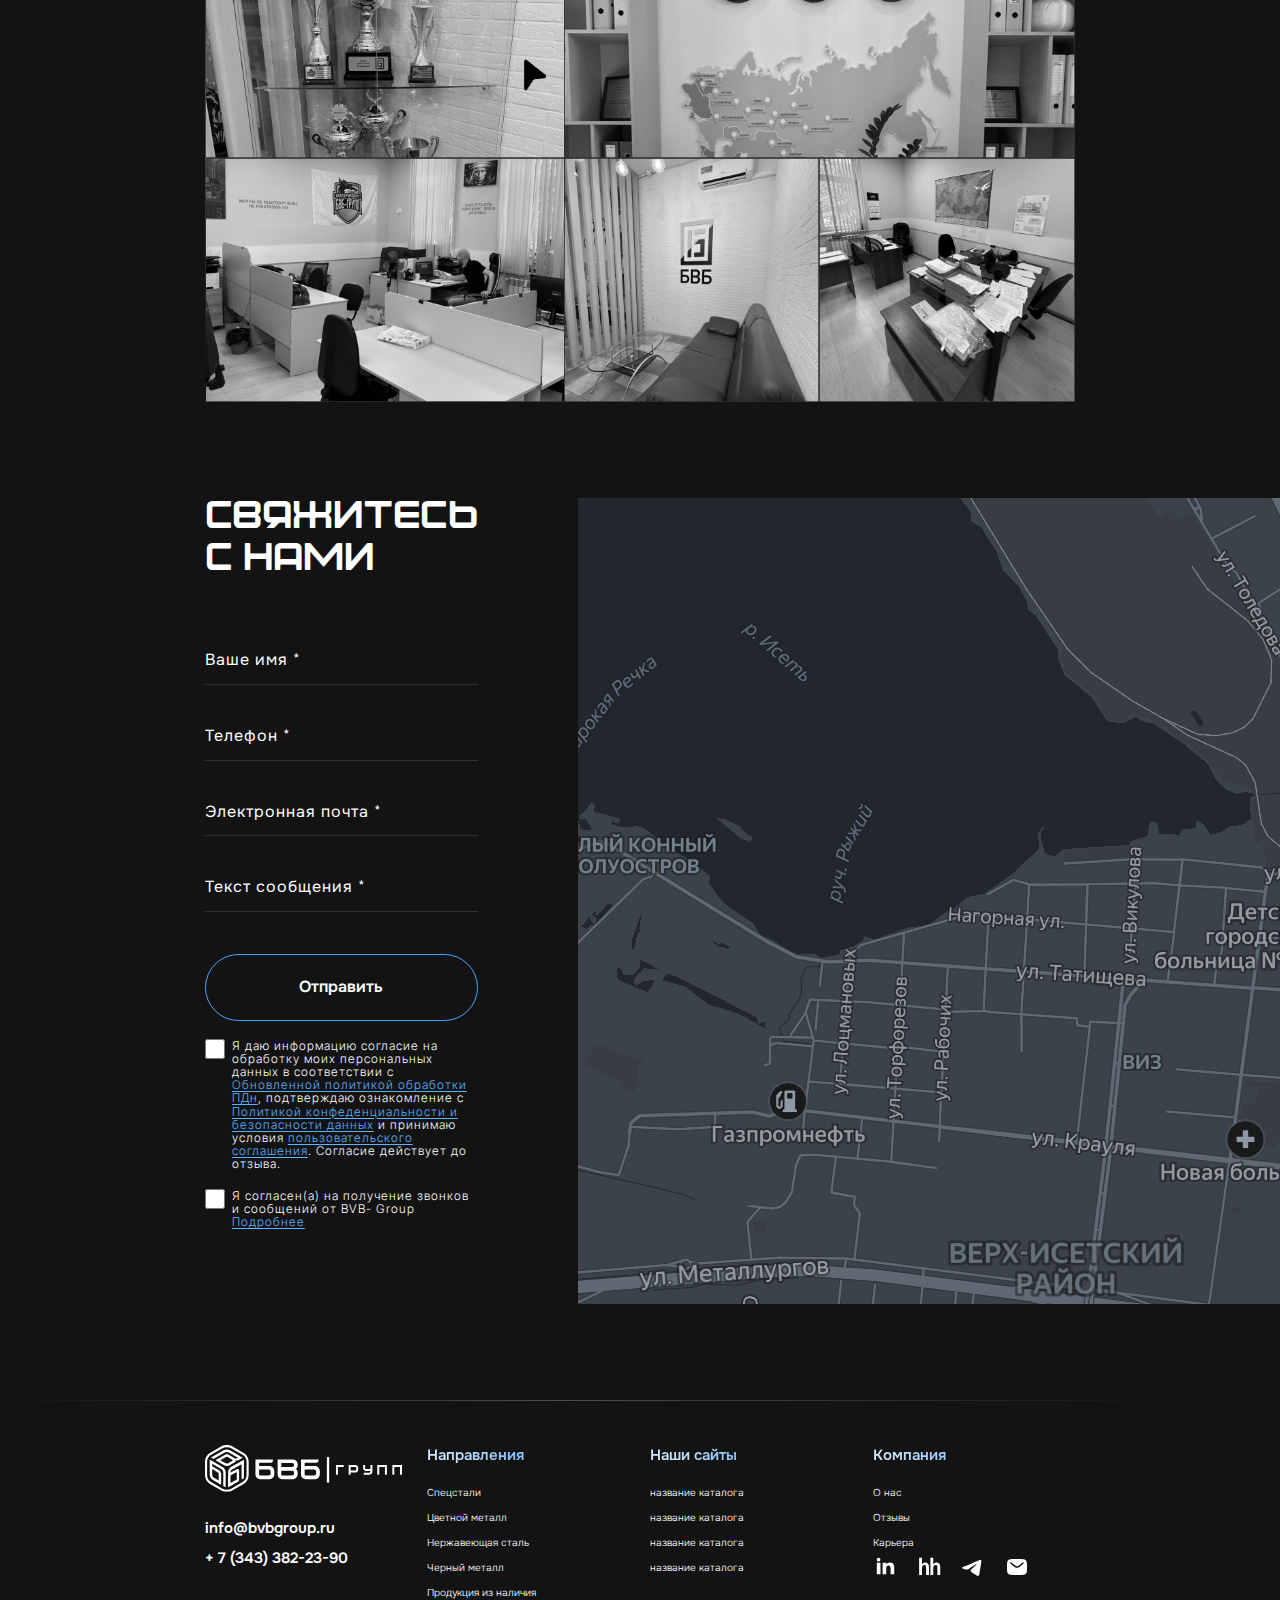
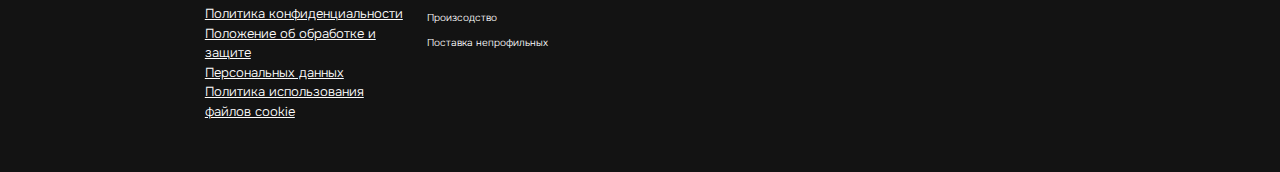
<file: contact.html>
<!DOCTYPE html>
<html lang="en">

<head>
    <meta charset="UTF-8">
    <meta name="viewport" content="width=device-width, initial-scale=1.0">
    <link rel="stylesheet" href="style/style.css">
    <title>Document</title>
</head>

<body>
    <div class="contact-head">
        <header class="header glass section-content-pad">
            <div class="head-lk">
                <img src="images/lk.svg" alt="logo">
            </div>
            <div class="head-right">
                <div class="header-socials">
                    <a href="">
                        <img src="images/ln.svg" alt="linkedin">
                    </a>
                    <a href="">
                        <img src="images/hh.svg" alt="hh">
                    </a>
                    <a href="">
                        <img src="images/tg.svg" alt="telegram">
                    </a>
                    <a href="">
                        <img src="images/letter.svg" alt="mail">
                    </a>
                </div>
                <img src="images/burger.svg" alt="burger" class="burger-btn">
            </div>
        </header>
        <div class="burger-menu glass">
            <div class="burger-top">
                <div class="header-socials">
                    <a href="">
                        <img src="images/ln.svg" alt="linkedin">
                    </a>
                    <a href="">
                        <img src="images/hh.svg" alt="hh">
                    </a>
                    <a href="">
                        <img src="images/tg.svg" alt="telegram">
                    </a>
                    <a href="">
                        <img src="images/letter.svg" alt="mail">
                    </a>
                </div>
                <img src="images/close.svg" alt="close" class="burger-close">
            </div>
            <nav>
                <ul>
                    <li><a href="">Главная</a></li>
                    <li><a href="">О компании</a></li>
                    <li><a href="">Новости</a></li>
                    <li><a href="">Карьера</a></li>
                    <li><a href="">Контакты</a></li>
                    <li><a href="">Каталоги</a></li>
                </ul>
            </nav>
            <div class="burger-contact">
                <a href="">info@bvbgroup.ru</a>
                <a href="">+ 7 (343) 382-23-90</a>
            </div>
        </div>
    </div>
    <main class="contact-main">
        <ul class="bread-crumb section-content-wid">
            <li class="light-14"><a href>Главная</a></li>
            <svg width="9" height="6" viewBox="0 0 9 6" fill="none" xmlns="http://www.w3.org/2000/svg">
                <path
                    d="M8.30769 2.07692C7.54269 2.07692 6.92308 1.45731 6.92308 0.692308V0L5.53846 0V0.692308C5.53846 1.197 5.67344 1.66985 5.90883 2.07692L0 2.07692L0 3.46154L5.90883 3.46154C5.67344 3.86862 5.53846 4.34146 5.53846 4.84615V5.53846H6.92308V4.84615C6.92308 4.08115 7.54269 3.46154 8.30769 3.46154H9V2.07692H8.30769Z"
                    fill="url(#paint0_linear_301_1772)" />
                <defs>
                    <linearGradient id="paint0_linear_301_1772" x1="0" y1="2.76923" x2="7.81319" y2="2.77151"
                        gradientUnits="userSpaceOnUse">
                        <stop stop-color="#0899FE" />
                        <stop offset="0.5" stop-color="#8DC5FF" />
                        <stop offset="1" stop-color="#DAEEFF" />
                    </linearGradient>
                </defs>
            </svg>
            <li class="light-14">Контакты</li>
        </ul>

        <div class="contact-top section-content-wid">
            <p class="title-2">Контакты</p>
            <div>
                <div class="contact-top_item">
                    <svg width="48" height="48" viewBox="0 0 48 48" fill="none" xmlns="http://www.w3.org/2000/svg">
                        <path d="M47.0772 1.38477H2.76953V45.6925H47.0772V1.38477Z" fill="white" fill-opacity="0.01" />
                        <path d="M47.0772 1.38477H2.76953V45.6925H47.0772V1.38477Z" fill="white" fill-opacity="0.01" />
                        <path
                            d="M41.3345 20.4056C41.5678 18.8403 41.4913 17.2377 41.1049 15.6968C40.5945 13.6613 39.5433 11.7335 37.9515 10.1417C36.3596 8.54984 34.4319 7.49871 32.3964 6.98831C30.8555 6.60192 29.2529 6.5254 27.6875 6.75874"
                            stroke="url(#paint0_linear_301_1828)" stroke-width="1.84615" stroke-linecap="round"
                            stroke-linejoin="round" />
                        <path
                            d="M34.3298 19.6651C34.5797 17.9882 34.0593 16.2187 32.7685 14.9279C31.4776 13.637 29.7081 13.1165 28.0312 13.3665"
                            stroke="url(#paint1_linear_301_1828)" stroke-width="1.84615" stroke-linecap="round"
                            stroke-linejoin="round" />
                        <path
                            d="M16.0383 9.50195C16.7089 9.50195 17.3268 9.86571 17.6523 10.452L19.9106 14.5199C20.2062 15.0525 20.2202 15.6967 19.9477 16.2416L17.7722 20.5926C17.7722 20.5926 18.4026 23.834 21.0411 26.4725C23.6798 29.111 26.9102 29.7306 26.9102 29.7306L31.2605 27.5555C31.8058 27.2828 32.4505 27.2969 32.9833 27.5931L37.0626 29.8611C37.6485 30.1868 38.0117 30.8044 38.0117 31.4747V36.1579C38.0117 38.5428 35.7964 40.2654 33.5367 39.5028C28.8955 37.9368 21.6912 34.9551 17.1249 30.3888C12.5585 25.8225 9.57681 18.6181 8.0108 13.977C7.24831 11.7172 8.97086 9.50195 11.3558 9.50195H16.0383Z"
                            stroke="url(#paint2_linear_301_1828)" stroke-width="1.84615" stroke-linejoin="round" />
                        <defs>
                            <linearGradient id="paint0_linear_301_1828" x1="27.6875" y1="13.5163" x2="39.6493"
                                y2="13.5184" gradientUnits="userSpaceOnUse">
                                <stop stop-color="#DAEEFF" />
                                <stop offset="0.5" stop-color="#8DC5FF" />
                                <stop offset="1" stop-color="#82C8F9" />
                            </linearGradient>
                            <linearGradient id="paint1_linear_301_1828" x1="28.0313" y1="16.4854" x2="33.552"
                                y2="16.4864" gradientUnits="userSpaceOnUse">
                                <stop stop-color="#DAEEFF" />
                                <stop offset="0.5" stop-color="#8DC5FF" />
                                <stop offset="1" stop-color="#82C8F9" />
                            </linearGradient>
                            <linearGradient id="paint2_linear_301_1828" x1="7.82813" y1="24.5938" x2="34.0315"
                                y2="24.5985" gradientUnits="userSpaceOnUse">
                                <stop stop-color="#DAEEFF" />
                                <stop offset="0.5" stop-color="#8DC5FF" />
                                <stop offset="1" stop-color="#82C8F9" />
                            </linearGradient>
                        </defs>
                    </svg>
                    <p>+7 932 113 6218</p>
                </div>
                <div class="contact-top_item">
                    <svg width="48" height="48" viewBox="0 0 48 48" fill="none" xmlns="http://www.w3.org/2000/svg">
                        <path d="M44 24V9H24H4V24V39H24" stroke="url(#paint0_linear_301_1829)" stroke-width="2"
                            stroke-linecap="round" stroke-linejoin="round" />
                        <path d="M44 34H30" stroke="url(#paint1_linear_301_1829)" stroke-width="2"
                            stroke-linecap="round" stroke-linejoin="round" />
                        <path d="M39 29L44 34L39 39" stroke="url(#paint2_linear_301_1829)" stroke-width="2"
                            stroke-linecap="round" stroke-linejoin="round" />
                        <path d="M4 9L24 24L44 9" stroke="url(#paint3_linear_301_1829)" stroke-width="2"
                            stroke-linecap="round" stroke-linejoin="round" />
                        <defs>
                            <linearGradient id="paint0_linear_301_1829" x1="4" y1="24" x2="38.7253" y2="24.0083"
                                gradientUnits="userSpaceOnUse">
                                <stop stop-color="#DAEEFF" />
                                <stop offset="0.5" stop-color="#8DC5FF" />
                                <stop offset="1" stop-color="#82C8F9" />
                            </linearGradient>
                            <linearGradient id="paint1_linear_301_1829" x1="30" y1="34.5" x2="42.1538" y2="34.5305"
                                gradientUnits="userSpaceOnUse">
                                <stop stop-color="#DAEEFF" />
                                <stop offset="0.5" stop-color="#8DC5FF" />
                                <stop offset="1" stop-color="#82C8F9" />
                            </linearGradient>
                            <linearGradient id="paint2_linear_301_1829" x1="39" y1="34" x2="43.3407" y2="34.0004"
                                gradientUnits="userSpaceOnUse">
                                <stop stop-color="#DAEEFF" />
                                <stop offset="0.5" stop-color="#8DC5FF" />
                                <stop offset="1" stop-color="#82C8F9" />
                            </linearGradient>
                            <linearGradient id="paint3_linear_301_1829" x1="4" y1="16.5" x2="38.7253" y2="16.5166"
                                gradientUnits="userSpaceOnUse">
                                <stop stop-color="#DAEEFF" />
                                <stop offset="0.5" stop-color="#8DC5FF" />
                                <stop offset="1" stop-color="#82C8F9" />
                            </linearGradient>
                        </defs>
                    </svg>
                    <p>hr_ekb@bvbmail.ru</p>
                </div>
                <div class="contact-top_item">
                    <svg width="48" height="48" viewBox="0 0 48 48" fill="none" xmlns="http://www.w3.org/2000/svg">
                        <path d="M15 12L18 6H30L33 12H15Z" stroke="url(#paint0_linear_301_1830)" stroke-width="2"
                            stroke-linejoin="round" />
                        <path
                            d="M41 12H7C5.34315 12 4 13.2536 4 14.8V39.2C4 40.7464 5.34315 42 7 42H41C42.6569 42 44 40.7464 44 39.2V14.8C44 13.2536 42.6569 12 41 12Z"
                            stroke="url(#paint1_linear_301_1830)" stroke-width="2" stroke-linejoin="round" />
                        <defs>
                            <linearGradient id="paint0_linear_301_1830" x1="15" y1="9" x2="30.6264" y2="9.00841"
                                gradientUnits="userSpaceOnUse">
                                <stop stop-color="#DAEEFF" />
                                <stop offset="0.5" stop-color="#8DC5FF" />
                                <stop offset="1" stop-color="#82C8F9" />
                            </linearGradient>
                            <linearGradient id="paint1_linear_301_1830" x1="4" y1="27" x2="38.7253" y2="27.0083"
                                gradientUnits="userSpaceOnUse">
                                <stop stop-color="#DAEEFF" />
                                <stop offset="0.5" stop-color="#8DC5FF" />
                                <stop offset="1" stop-color="#82C8F9" />
                            </linearGradient>
                        </defs>
                    </svg>
                    <p>hr_ekb@bvbmail.ru <br>
                        +7 932 113 6218 <br>
                        @hrbvbekat
                    </p>
                </div>
            </div>
        </div>

        <div class="organizations section-content-wid">
            <p class="title-2">Реквизиты организации</p>
            <a href>Скачать PDF</a>
            <div class="organization-table">
                <div class="organization-item">
                    <p>Полное наименование</p>
                    <p>
                        Общество с ограниченной ответственностью "БВБ Групп"
                        <svg width="24" height="24" viewBox="0 0 24 24" fill="none" xmlns="http://www.w3.org/2000/svg">
                            <g opacity="0.3">
                                <path fill-rule="evenodd" clip-rule="evenodd"
                                    d="M6 9C6 7.34315 7.34315 6 9 6H19C20.6569 6 22 7.34315 22 9V19C22 20.6569 20.6569 22 19 22H9C7.34315 22 6 20.6569 6 19V9ZM9 8C8.44772 8 8 8.44772 8 9V19C8 19.5523 8.44772 20 9 20H19C19.5523 20 20 19.5523 20 19V9C20 8.44772 19.5523 8 19 8H9Z"
                                    fill="white" />
                                <path fill-rule="evenodd" clip-rule="evenodd"
                                    d="M2 5C2 3.34315 3.34315 2 5 2H17V4H5C4.44772 4 4 4.44772 4 5V17H2V5Z"
                                    fill="white" />
                            </g>
                        </svg>
                    </p>
                </div>
                <div class="organization-item">
                    <p>Полное наименование</p>
                    <p>
                        Общество с ограниченной ответственностью "БВБ Групп"
                        <svg width="24" height="24" viewBox="0 0 24 24" fill="none" xmlns="http://www.w3.org/2000/svg">
                            <g opacity="0.3">
                                <path fill-rule="evenodd" clip-rule="evenodd"
                                    d="M6 9C6 7.34315 7.34315 6 9 6H19C20.6569 6 22 7.34315 22 9V19C22 20.6569 20.6569 22 19 22H9C7.34315 22 6 20.6569 6 19V9ZM9 8C8.44772 8 8 8.44772 8 9V19C8 19.5523 8.44772 20 9 20H19C19.5523 20 20 19.5523 20 19V9C20 8.44772 19.5523 8 19 8H9Z"
                                    fill="white" />
                                <path fill-rule="evenodd" clip-rule="evenodd"
                                    d="M2 5C2 3.34315 3.34315 2 5 2H17V4H5C4.44772 4 4 4.44772 4 5V17H2V5Z"
                                    fill="white" />
                            </g>
                        </svg>
                    </p>
                </div>
                <div class="organization-item">
                    <p>Полное наименование</p>
                    <p>
                        Общество с ограниченной ответственностью "БВБ Групп"
                        <svg width="24" height="24" viewBox="0 0 24 24" fill="none" xmlns="http://www.w3.org/2000/svg">
                            <g opacity="0.3">
                                <path fill-rule="evenodd" clip-rule="evenodd"
                                    d="M6 9C6 7.34315 7.34315 6 9 6H19C20.6569 6 22 7.34315 22 9V19C22 20.6569 20.6569 22 19 22H9C7.34315 22 6 20.6569 6 19V9ZM9 8C8.44772 8 8 8.44772 8 9V19C8 19.5523 8.44772 20 9 20H19C19.5523 20 20 19.5523 20 19V9C20 8.44772 19.5523 8 19 8H9Z"
                                    fill="white" />
                                <path fill-rule="evenodd" clip-rule="evenodd"
                                    d="M2 5C2 3.34315 3.34315 2 5 2H17V4H5C4.44772 4 4 4.44772 4 5V17H2V5Z"
                                    fill="white" />
                            </g>
                        </svg>
                    </p>
                </div>
                <div class="organization-item">
                    <p>Полное наименование</p>
                    <p>
                        Общество с ограниченной ответственностью "БВБ Групп"
                        <svg width="24" height="24" viewBox="0 0 24 24" fill="none" xmlns="http://www.w3.org/2000/svg">
                            <g opacity="0.3">
                                <path fill-rule="evenodd" clip-rule="evenodd"
                                    d="M6 9C6 7.34315 7.34315 6 9 6H19C20.6569 6 22 7.34315 22 9V19C22 20.6569 20.6569 22 19 22H9C7.34315 22 6 20.6569 6 19V9ZM9 8C8.44772 8 8 8.44772 8 9V19C8 19.5523 8.44772 20 9 20H19C19.5523 20 20 19.5523 20 19V9C20 8.44772 19.5523 8 19 8H9Z"
                                    fill="white" />
                                <path fill-rule="evenodd" clip-rule="evenodd"
                                    d="M2 5C2 3.34315 3.34315 2 5 2H17V4H5C4.44772 4 4 4.44772 4 5V17H2V5Z"
                                    fill="white" />
                            </g>
                        </svg>
                    </p>
                </div>
                <div class="organization-item">
                    <p>Полное наименование</p>
                    <p>
                        Общество с ограниченной ответственностью "БВБ Групп"
                        <svg width="24" height="24" viewBox="0 0 24 24" fill="none" xmlns="http://www.w3.org/2000/svg">
                            <g opacity="0.3">
                                <path fill-rule="evenodd" clip-rule="evenodd"
                                    d="M6 9C6 7.34315 7.34315 6 9 6H19C20.6569 6 22 7.34315 22 9V19C22 20.6569 20.6569 22 19 22H9C7.34315 22 6 20.6569 6 19V9ZM9 8C8.44772 8 8 8.44772 8 9V19C8 19.5523 8.44772 20 9 20H19C19.5523 20 20 19.5523 20 19V9C20 8.44772 19.5523 8 19 8H9Z"
                                    fill="white" />
                                <path fill-rule="evenodd" clip-rule="evenodd"
                                    d="M2 5C2 3.34315 3.34315 2 5 2H17V4H5C4.44772 4 4 4.44772 4 5V17H2V5Z"
                                    fill="white" />
                            </g>
                        </svg>
                    </p>
                </div>
                <div class="organization-item">
                    <p>Полное наименование</p>
                    <p>
                        Общество с ограниченной ответственностью "БВБ Групп"
                        <svg width="24" height="24" viewBox="0 0 24 24" fill="none" xmlns="http://www.w3.org/2000/svg">
                            <g opacity="0.3">
                                <path fill-rule="evenodd" clip-rule="evenodd"
                                    d="M6 9C6 7.34315 7.34315 6 9 6H19C20.6569 6 22 7.34315 22 9V19C22 20.6569 20.6569 22 19 22H9C7.34315 22 6 20.6569 6 19V9ZM9 8C8.44772 8 8 8.44772 8 9V19C8 19.5523 8.44772 20 9 20H19C19.5523 20 20 19.5523 20 19V9C20 8.44772 19.5523 8 19 8H9Z"
                                    fill="white" />
                                <path fill-rule="evenodd" clip-rule="evenodd"
                                    d="M2 5C2 3.34315 3.34315 2 5 2H17V4H5C4.44772 4 4 4.44772 4 5V17H2V5Z"
                                    fill="white" />
                            </g>
                        </svg>
                    </p>
                </div>
                <div class="organization-item">
                    <p>Полное наименование</p>
                    <p>
                        Общество с ограниченной ответственностью "БВБ Групп"
                        <svg width="24" height="24" viewBox="0 0 24 24" fill="none" xmlns="http://www.w3.org/2000/svg">
                            <g opacity="0.3">
                                <path fill-rule="evenodd" clip-rule="evenodd"
                                    d="M6 9C6 7.34315 7.34315 6 9 6H19C20.6569 6 22 7.34315 22 9V19C22 20.6569 20.6569 22 19 22H9C7.34315 22 6 20.6569 6 19V9ZM9 8C8.44772 8 8 8.44772 8 9V19C8 19.5523 8.44772 20 9 20H19C19.5523 20 20 19.5523 20 19V9C20 8.44772 19.5523 8 19 8H9Z"
                                    fill="white" />
                                <path fill-rule="evenodd" clip-rule="evenodd"
                                    d="M2 5C2 3.34315 3.34315 2 5 2H17V4H5C4.44772 4 4 4.44772 4 5V17H2V5Z"
                                    fill="white" />
                            </g>
                        </svg>
                    </p>
                </div>
                <div class="organization-item">
                    <p>Полное наименование</p>
                    <p>
                        Общество с ограниченной ответственностью "БВБ Групп"
                        <svg width="24" height="24" viewBox="0 0 24 24" fill="none" xmlns="http://www.w3.org/2000/svg">
                            <g opacity="0.3">
                                <path fill-rule="evenodd" clip-rule="evenodd"
                                    d="M6 9C6 7.34315 7.34315 6 9 6H19C20.6569 6 22 7.34315 22 9V19C22 20.6569 20.6569 22 19 22H9C7.34315 22 6 20.6569 6 19V9ZM9 8C8.44772 8 8 8.44772 8 9V19C8 19.5523 8.44772 20 9 20H19C19.5523 20 20 19.5523 20 19V9C20 8.44772 19.5523 8 19 8H9Z"
                                    fill="white" />
                                <path fill-rule="evenodd" clip-rule="evenodd"
                                    d="M2 5C2 3.34315 3.34315 2 5 2H17V4H5C4.44772 4 4 4.44772 4 5V17H2V5Z"
                                    fill="white" />
                            </g>
                        </svg>
                    </p>
                </div>
                <div class="organization-item">
                    <p>Полное наименование</p>
                    <p>
                        Общество с ограниченной ответственностью "БВБ Групп"
                        <svg width="24" height="24" viewBox="0 0 24 24" fill="none" xmlns="http://www.w3.org/2000/svg">
                            <g opacity="0.3">
                                <path fill-rule="evenodd" clip-rule="evenodd"
                                    d="M6 9C6 7.34315 7.34315 6 9 6H19C20.6569 6 22 7.34315 22 9V19C22 20.6569 20.6569 22 19 22H9C7.34315 22 6 20.6569 6 19V9ZM9 8C8.44772 8 8 8.44772 8 9V19C8 19.5523 8.44772 20 9 20H19C19.5523 20 20 19.5523 20 19V9C20 8.44772 19.5523 8 19 8H9Z"
                                    fill="white" />
                                <path fill-rule="evenodd" clip-rule="evenodd"
                                    d="M2 5C2 3.34315 3.34315 2 5 2H17V4H5C4.44772 4 4 4.44772 4 5V17H2V5Z"
                                    fill="white" />
                            </g>
                        </svg>
                    </p>
                </div>
                <div class="organization-item">
                    <p>Полное наименование</p>
                    <p>
                        Общество с ограниченной ответственностью "БВБ Групп"
                        <svg width="24" height="24" viewBox="0 0 24 24" fill="none" xmlns="http://www.w3.org/2000/svg">
                            <g opacity="0.3">
                                <path fill-rule="evenodd" clip-rule="evenodd"
                                    d="M6 9C6 7.34315 7.34315 6 9 6H19C20.6569 6 22 7.34315 22 9V19C22 20.6569 20.6569 22 19 22H9C7.34315 22 6 20.6569 6 19V9ZM9 8C8.44772 8 8 8.44772 8 9V19C8 19.5523 8.44772 20 9 20H19C19.5523 20 20 19.5523 20 19V9C20 8.44772 19.5523 8 19 8H9Z"
                                    fill="white" />
                                <path fill-rule="evenodd" clip-rule="evenodd"
                                    d="M2 5C2 3.34315 3.34315 2 5 2H17V4H5C4.44772 4 4 4.44772 4 5V17H2V5Z"
                                    fill="white" />
                            </g>
                        </svg>
                    </p>
                </div>
                <div class="organization-item">
                    <p>Полное наименование</p>
                    <p>
                        Общество с ограниченной ответственностью "БВБ Групп"
                        <svg width="24" height="24" viewBox="0 0 24 24" fill="none" xmlns="http://www.w3.org/2000/svg">
                            <g opacity="0.3">
                                <path fill-rule="evenodd" clip-rule="evenodd"
                                    d="M6 9C6 7.34315 7.34315 6 9 6H19C20.6569 6 22 7.34315 22 9V19C22 20.6569 20.6569 22 19 22H9C7.34315 22 6 20.6569 6 19V9ZM9 8C8.44772 8 8 8.44772 8 9V19C8 19.5523 8.44772 20 9 20H19C19.5523 20 20 19.5523 20 19V9C20 8.44772 19.5523 8 19 8H9Z"
                                    fill="white" />
                                <path fill-rule="evenodd" clip-rule="evenodd"
                                    d="M2 5C2 3.34315 3.34315 2 5 2H17V4H5C4.44772 4 4 4.44772 4 5V17H2V5Z"
                                    fill="white" />
                            </g>
                        </svg>
                    </p>
                </div>
                <div class="organization-item">
                    <p>Полное наименование</p>
                    <p>
                        Общество с ограниченной ответственностью "БВБ Групп"
                        <svg width="24" height="24" viewBox="0 0 24 24" fill="none" xmlns="http://www.w3.org/2000/svg">
                            <g opacity="0.3">
                                <path fill-rule="evenodd" clip-rule="evenodd"
                                    d="M6 9C6 7.34315 7.34315 6 9 6H19C20.6569 6 22 7.34315 22 9V19C22 20.6569 20.6569 22 19 22H9C7.34315 22 6 20.6569 6 19V9ZM9 8C8.44772 8 8 8.44772 8 9V19C8 19.5523 8.44772 20 9 20H19C19.5523 20 20 19.5523 20 19V9C20 8.44772 19.5523 8 19 8H9Z"
                                    fill="white" />
                                <path fill-rule="evenodd" clip-rule="evenodd"
                                    d="M2 5C2 3.34315 3.34315 2 5 2H17V4H5C4.44772 4 4 4.44772 4 5V17H2V5Z"
                                    fill="white" />
                            </g>
                        </svg>
                    </p>
                </div>
            </div>
        </div>

        <div class="contact-photos section-content-wid">
            <img src="images/photo-1.png" alt="photo">
            <img src="images/photo-2.png" alt="photo">
            <img src="images/photo-3.png" alt="photo">
            <img src="images/photo-4.png" alt="photo">
            <img src="images/photo-5.png" alt="photo">
        </div>
        <section class="contact-pg contact section-content-pad">
            <div class="part-team_left">
                <h2 class="title-2">Свяжитесь
                    с нами</h2>
                <form action="" class="form-type-1">
                    <div>
                        <input type="text" class="input-type-1" placeholder="Ваше имя *">
                        <input type="text" class="input-type-1" placeholder="Телефон *">
                        <input type="text" class="input-type-1" placeholder="Электронная почта *">
                        <input type="text" class="input-type-1" placeholder="Текст сообщения *">

                        <button class="white-tp-btn blue-tp-btn"><span>Отправить</span></button>
                    </div>
                    <label for="agreement1">
                        <input type="checkbox" class="ui-checkbox" id="agreement1" required="">
                        <span>Я даю информацию согласие на обработку моих персональных
                            данных в соответствии с <a href="">Обновленной политикой обработки ПДн</a>,
                            подтверждаю ознакомление с <a href="">Политикой конфеденциальности и
                                безопасности данных</a>
                            и принимаю условия <a href="">пользовательского соглашения</a>. Согласие
                            действует до отзыва.</span>
                    </label>
                    <label for="agreement2">
                        <input type="checkbox" id="agreement2" class="ui-checkbox" required="">
                        <span> Я согласен(а) на получение звонков и сообщений от BVB-
                            Group <a href="">Подробнее</a></span>
                    </label>
                </form>
            </div>
            <img src="images/map-new.png" alt="map">
        </section>
    </main>

    <footer>
        <div class="section-content-pad footer-content">
            <div class="footer-left">
                <img src="images/lk.svg" alt="logo">
                <div class="footer-contact">
                    <a href>info@bvbgroup.ru</a>
                    <a href>+ 7 (343) 382-23-90</a>
                </div>
                <div class="footer-agr">
                    <a href>Политика конфиденциальности</a>
                    <a href>Положение об обработке и защите</a>
                    <a href>Персональных данных</a>
                    <a href>Политика использования файлов cookie</a>
                </div>
            </div>
            <ul>
                <li><span>Направления</span></li>
                <li><a href>Спецстали</a></li>
                <li><a href>Цветной металл</a></li>
                <li><a href>Нержавеющая сталь</a></li>
                <li><a href>Черный металл</a></li>
                <li><a href>Продукция из наличия</a></li>
                <li><a href>Произсодство</a></li>
                <li><a href>Поставка непрофильных</a></li>
            </ul>
            <ul>
                <li><span>Наши сайты</span></li>
                <li><a href>название каталога</a></li>
                <li><a href>название каталога</a></li>
                <li><a href>название каталога</a></li>
                <li><a href>название каталога</a></li>
            </ul>
            <ul>
                <li><span>Компания</span></li>
                <li><a href>О нас</a></li>
                <li><a href>Отзывы</a></li>
                <li><a href>Карьера</a></li>
                <div class="header-socials">
                    <a href>
                        <img src="images/ln.svg" alt="linkedin">
                    </a>
                    <a href>
                        <img src="images/hh.svg" alt="hh">
                    </a>
                    <a href>
                        <img src="images/tg.svg" alt="telegram">
                    </a>
                    <a href>
                        <img src="images/letter.svg" alt="mail">
                    </a>
                </div>
            </ul>
        </div>
    </footer>

    <script src="script/script.js"></script>
</body>

</html>
</file>
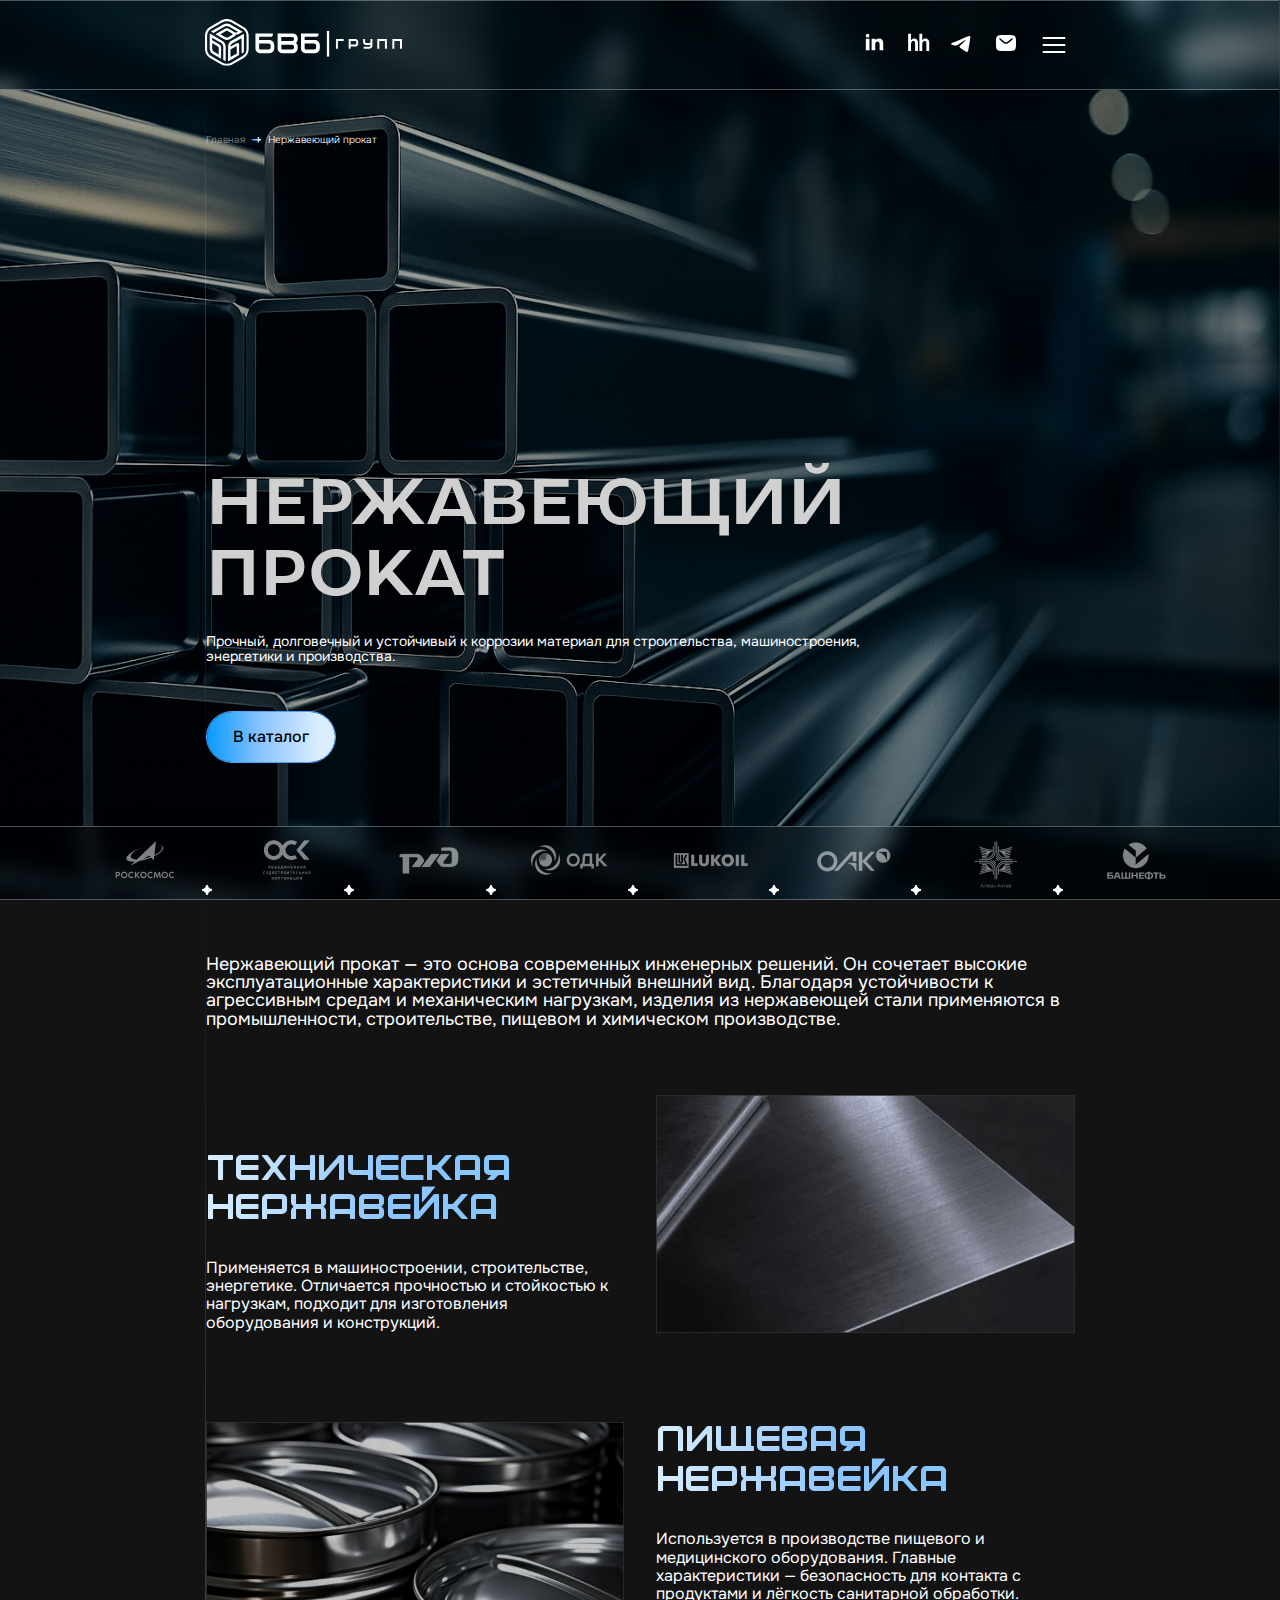
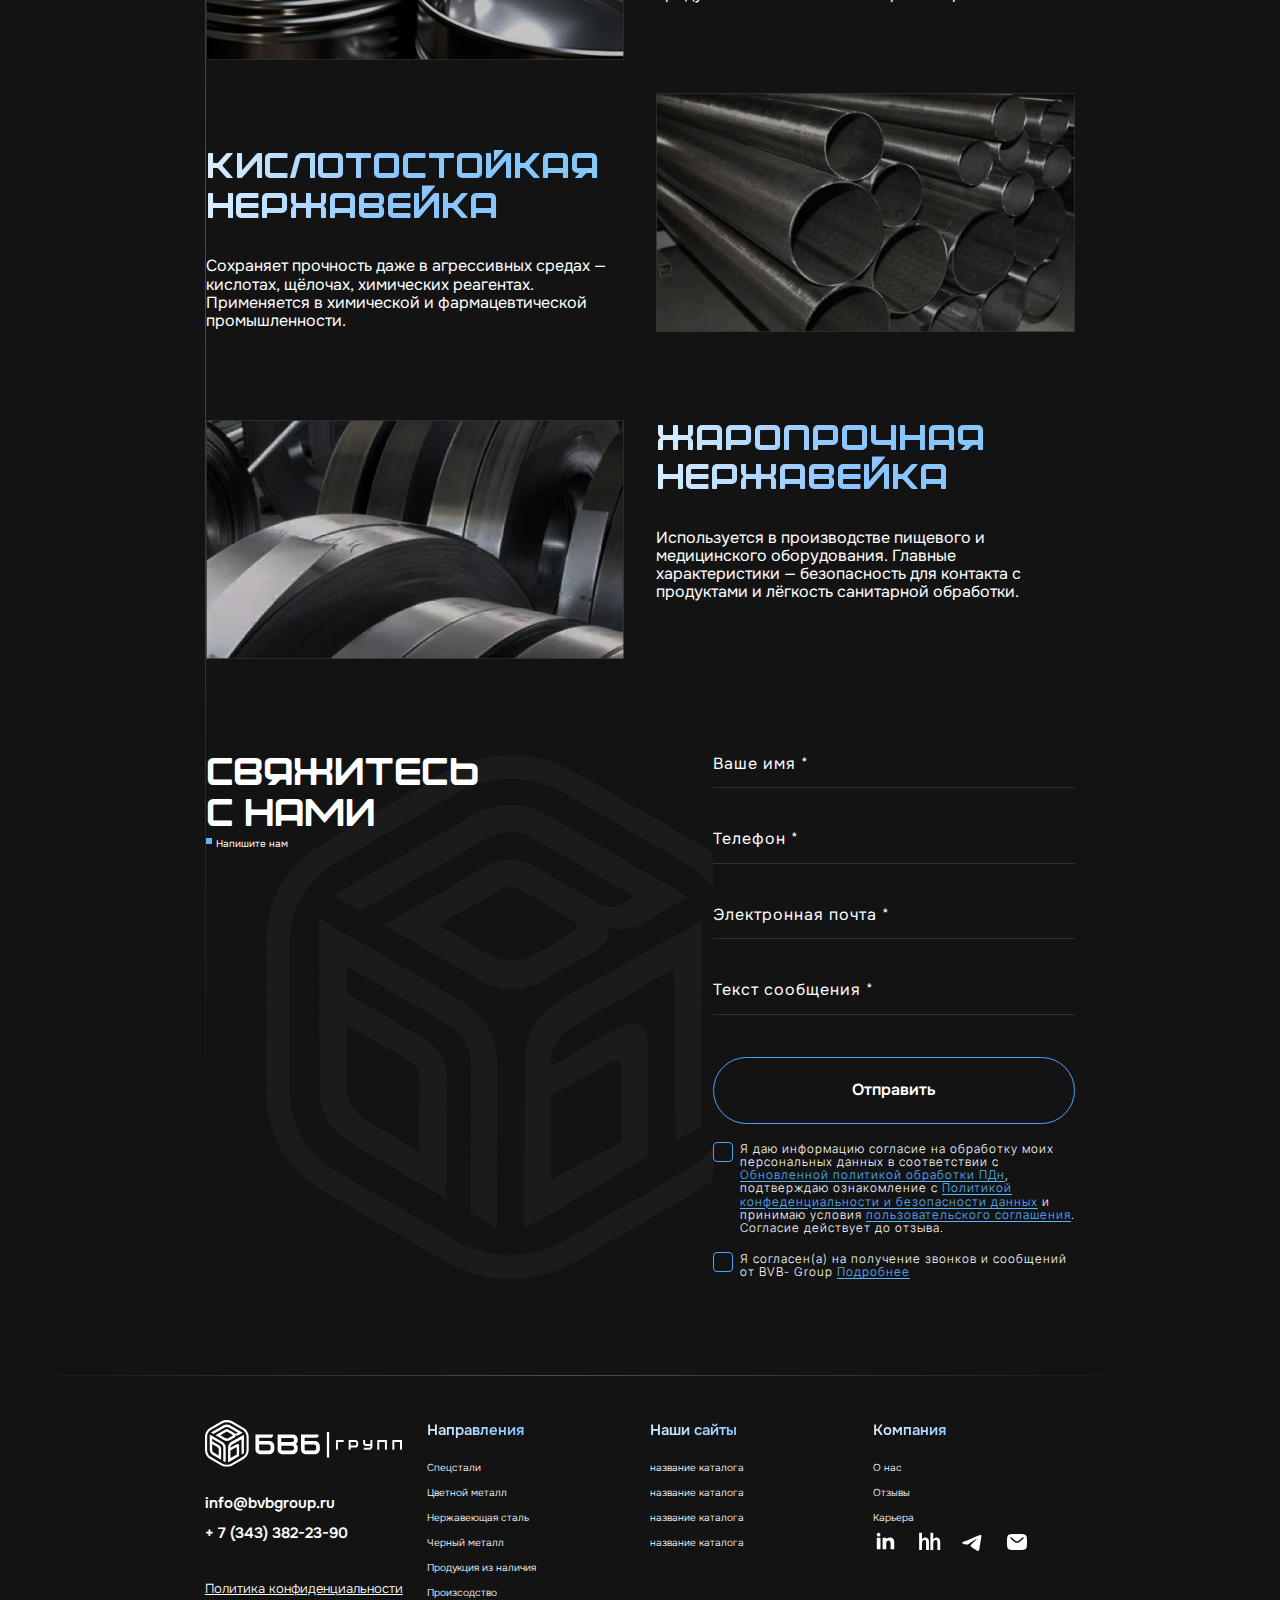
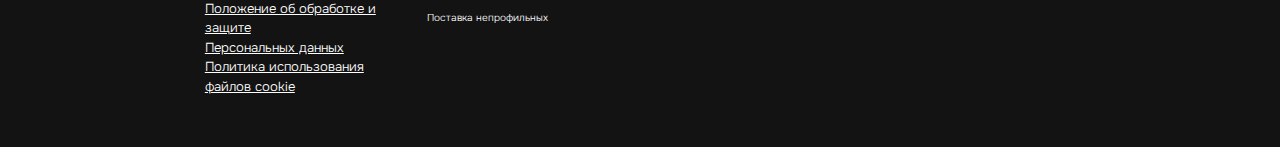
<file: navigation.html>
<!DOCTYPE html>
<html lang="en">

<head>
    <meta charset="UTF-8">
    <meta name="viewport" content="width=device-width, initial-scale=1.0">
    <link rel="stylesheet" href="https://cdn.jsdelivr.net/npm/swiper@11/swiper-bundle.min.css" />
    <link rel="stylesheet" href="style/custom.css">
    <link rel="stylesheet" href="style/style.css">
    <title>Document</title>
</head>

<body>

    <div class="intro navigation-intro">
        <div class="intro-main">
            <header class="header glass section-content-pad">
                <div class="head-lk">
                    <img src="images/lk.svg" alt="logo">
                </div>
                <div class="head-right">
                    <div class="header-socials">
                        <a href="">
                            <img src="images/ln.svg" alt="linkedin">
                        </a>
                        <a href="">
                            <img src="images/hh.svg" alt="hh">
                        </a>
                        <a href="">
                            <img src="images/tg.svg" alt="telegram">
                        </a>
                        <a href="">
                            <img src="images/letter.svg" alt="mail">
                        </a>
                    </div>
                    <img src="images/burger.svg" alt="burger" class="burger-btn">
                </div>
            </header>
            <div class="burger-menu glass">
                <div class="burger-top">
                    <div class="header-socials">
                        <a href="">
                            <img src="images/ln.svg" alt="linkedin">
                        </a>
                        <a href="">
                            <img src="images/hh.svg" alt="hh">
                        </a>
                        <a href="">
                            <img src="images/tg.svg" alt="telegram">
                        </a>
                        <a href="">
                            <img src="images/letter.svg" alt="mail">
                        </a>
                    </div>
                    <img src="images/close.svg" alt="close" class="burger-close">
                </div>
                <nav>
                    <ul>
                        <li><a href="">Главная</a></li>
                        <li><a href="">О компании</a></li>
                        <li><a href="">Новости</a></li>
                        <li><a href="">Карьера</a></li>
                        <li><a href="">Контакты</a></li>
                        <li><a href="">Каталоги</a></li>
                    </ul>
                </nav>
                <div class="burger-contact">
                    <a href="">info@bvbgroup.ru</a>
                    <a href="">+ 7 (343) 382-23-90</a>
                </div>
            </div>
            <div class="intro-content section-content-wid intro-content_2">
                <ul class="bread-crumb">
                    <li class="light-14"><a href>Главная</a></li>
                    <svg width="9" height="6" viewBox="0 0 9 6" fill="none" xmlns="http://www.w3.org/2000/svg">
                        <path
                            d="M8.30769 2.07692C7.54269 2.07692 6.92308 1.45731 6.92308 0.692308V0L5.53846 0V0.692308C5.53846 1.197 5.67344 1.66985 5.90883 2.07692L0 2.07692L0 3.46154L5.90883 3.46154C5.67344 3.86862 5.53846 4.34146 5.53846 4.84615V5.53846H6.92308V4.84615C6.92308 4.08115 7.54269 3.46154 8.30769 3.46154H9V2.07692H8.30769Z"
                            fill="url(#paint0_linear_301_1772)" />
                        <defs>
                            <linearGradient id="paint0_linear_301_1772" x1="0" y1="2.76923" x2="7.81319" y2="2.77151"
                                gradientUnits="userSpaceOnUse">
                                <stop stop-color="#0899FE" />
                                <stop offset="0.5" stop-color="#8DC5FF" />
                                <stop offset="1" stop-color="#DAEEFF" />
                            </linearGradient>
                        </defs>
                    </svg>
                    <li class="light-14">Нержавеющий прокат</li>
                </ul>
                <div class="intro-top">
                    <h1>Нержавеющий прокат
                    </h1>
                    <p>Прочный, долговечный и устойчивый к коррозии материал для строительства, машиностроения,
                        энергетики и производства.</p>
                </div>
                <div>
                    <button class="blue-btn">В каталог</button>
                </div>
            </div>
        </div>
        <div class="intro-end glass">
            <div>
                <img src="images/intro-end_1.png" alt="partner">
            </div>
            <div>
                <img src="images/intro-end_2.png" alt="partner">
            </div>
            <div>
                <img src="images/intro-end_3.png" alt="partner">
            </div>
            <div>
                <img src="images/intro-end_4.png" alt="partner">
            </div>
            <div>
                <img src="images/intro-end_5.png" alt="partner">
            </div>
            <div>
                <img src="images/intro-end_6.png" alt="partner">
            </div>
            <div>
                <img src="images/intro-end_7.png" alt="partner">
            </div>
            <div>
                <img src="images/intro-end_8.png" alt="partner">
            </div>
        </div>
    </div>
    <main>
        <div class="section-content-wid navigation-main">
            <p>Нержавеющий прокат — это основа современных инженерных решений. Он сочетает высокие эксплуатационные
                характеристики и эстетичный внешний вид. Благодаря устойчивости к агрессивным средам и механическим
                нагрузкам, изделия из нержавеющей стали применяются в промышленности, строительстве, пищевом и
                химическом производстве.</p>
            <div class="navigation-block">
                <div class="navigation-left">
                    <div>
                        <p class="title-2">Техническая нержавейка</p>
                        <span>Применяется в машиностроении, строительстве, энергетике. Отличается прочностью и
                            стойкостью к нагрузкам, подходит для изготовления оборудования и конструкций.</span>
                    </div>
                    <img src="images/nav-3.png" alt="">
                    <div>
                        <p class="title-2">Кислотостойкая нержавейка</p>
                        <span>Сохраняет прочность даже в агрессивных средах — кислотах, щёлочах, химических реагентах. Применяется в химической и фармацевтической промышленности.</span>
                    </div>
                    <img src="images/nav-1.png" alt="">
                </div>
                <div>
                    <img src="images/nav-4.png" alt="">
                    <div>
                        <p class="title-2">Пищевая нержавейка</p>
                        <span>Используется в производстве пищевого и медицинского оборудования. Главные характеристики — безопасность для контакта с продуктами и лёгкость санитарной обработки.</span>
                    </div>
                    <img src="images/nav-2.png" alt="">
                    <div>
                        <p class="title-2">Жаропрочная нержавейка</p>
                        <span>Используется в производстве пищевого и медицинского оборудования. Главные характеристики — безопасность для контакта с продуктами и лёгкость санитарной обработки.</span>
                    </div>
                </div>
            </div>
            <section class="contact">
                <div class="contact-left">
                    <h2 class="title-2">Свяжитесь
                        с нами</h2>
                    <p class="substitle">Напишите нам</p>
                </div>

                <div class="part-team_left">
                    <form action="" class="form-type-1">
                        <div>
                            <input type="text" class="input-type-1" placeholder="Ваше имя *">
                            <input type="text" class="input-type-1" placeholder="Телефон *">
                            <input type="text" class="input-type-1" placeholder="Электронная почта *">
                            <input type="text" class="input-type-1" placeholder="Текст сообщения *">

                            <button class="white-tp-btn blue-tp-btn"><span>Отправить</span></button>
                        </div>
                        <label for="agreement1">
                            <input type="checkbox" class="ui-checkbox" id="agreement1" required="">
                            <span>Я даю информацию согласие на обработку моих персональных
                                данных в соответствии с <a href="">Обновленной политикой обработки ПДн</a>,
                                подтверждаю ознакомление с <a href="">Политикой конфеденциальности и
                                    безопасности данных</a>
                                и принимаю условия <a href="">пользовательского соглашения</a>. Согласие
                                действует до отзыва.</span>
                        </label>
                        <label for="agreement2">
                            <input type="checkbox" id="agreement2" class="ui-checkbox" required="">
                            <span> Я согласен(а) на получение звонков и сообщений от BVB-
                                Group <a href="">Подробнее</a></span>
                        </label>
                    </form>
                </div>
            </section>
        </div>
    </main>

    <footer>
        <div class="section-content-pad footer-content">
            <div class="footer-left">
                <img src="images/lk.svg" alt="logo">
                <div class="footer-contact">
                    <a href>info@bvbgroup.ru</a>
                    <a href>+ 7 (343) 382-23-90</a>
                </div>
                <div class="footer-agr">
                    <a href>Политика конфиденциальности</a>
                    <a href>Положение об обработке и защите</a>
                    <a href>Персональных данных</a>
                    <a href>Политика использования файлов cookie</a>
                </div>
            </div>
            <ul>
                <li><span>Направления</span></li>
                <li><a href>Спецстали</a></li>
                <li><a href>Цветной металл</a></li>
                <li><a href>Нержавеющая сталь</a></li>
                <li><a href>Черный металл</a></li>
                <li><a href>Продукция из наличия</a></li>
                <li><a href>Произсодство</a></li>
                <li><a href>Поставка непрофильных</a></li>
            </ul>
            <ul>
                <li><span>Наши сайты</span></li>
                <li><a href>название каталога</a></li>
                <li><a href>название каталога</a></li>
                <li><a href>название каталога</a></li>
                <li><a href>название каталога</a></li>
            </ul>
            <ul>
                <li><span>Компания</span></li>
                <li><a href>О нас</a></li>
                <li><a href>Отзывы</a></li>
                <li><a href>Карьера</a></li>
                <div class="header-socials">
                    <a href>
                        <img src="images/ln.svg" alt="linkedin">
                    </a>
                    <a href>
                        <img src="images/hh.svg" alt="hh">
                    </a>
                    <a href>
                        <img src="images/tg.svg" alt="telegram">
                    </a>
                    <a href>
                        <img src="images/letter.svg" alt="mail">
                    </a>
                </div>
            </ul>
        </div>
    </footer>

    <script src="script/script.js"></script>
</body>

</html>
</file>
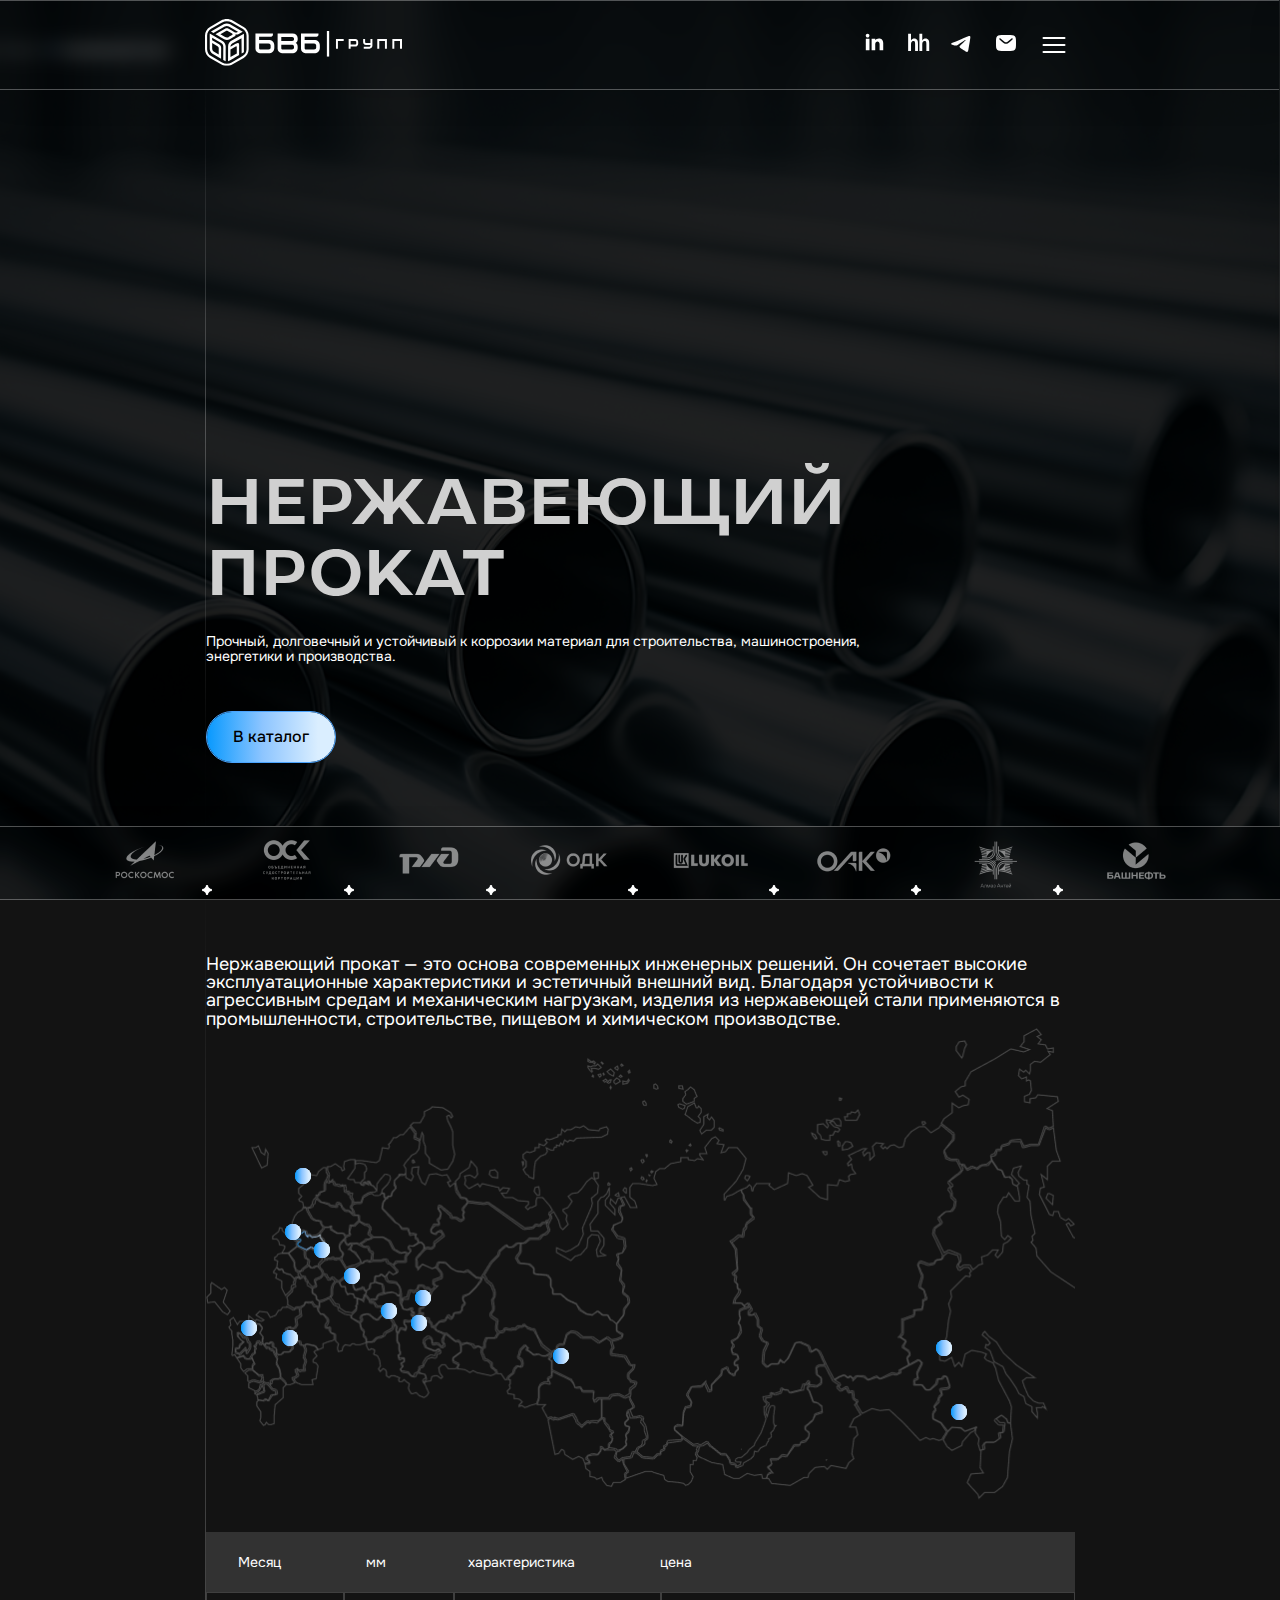
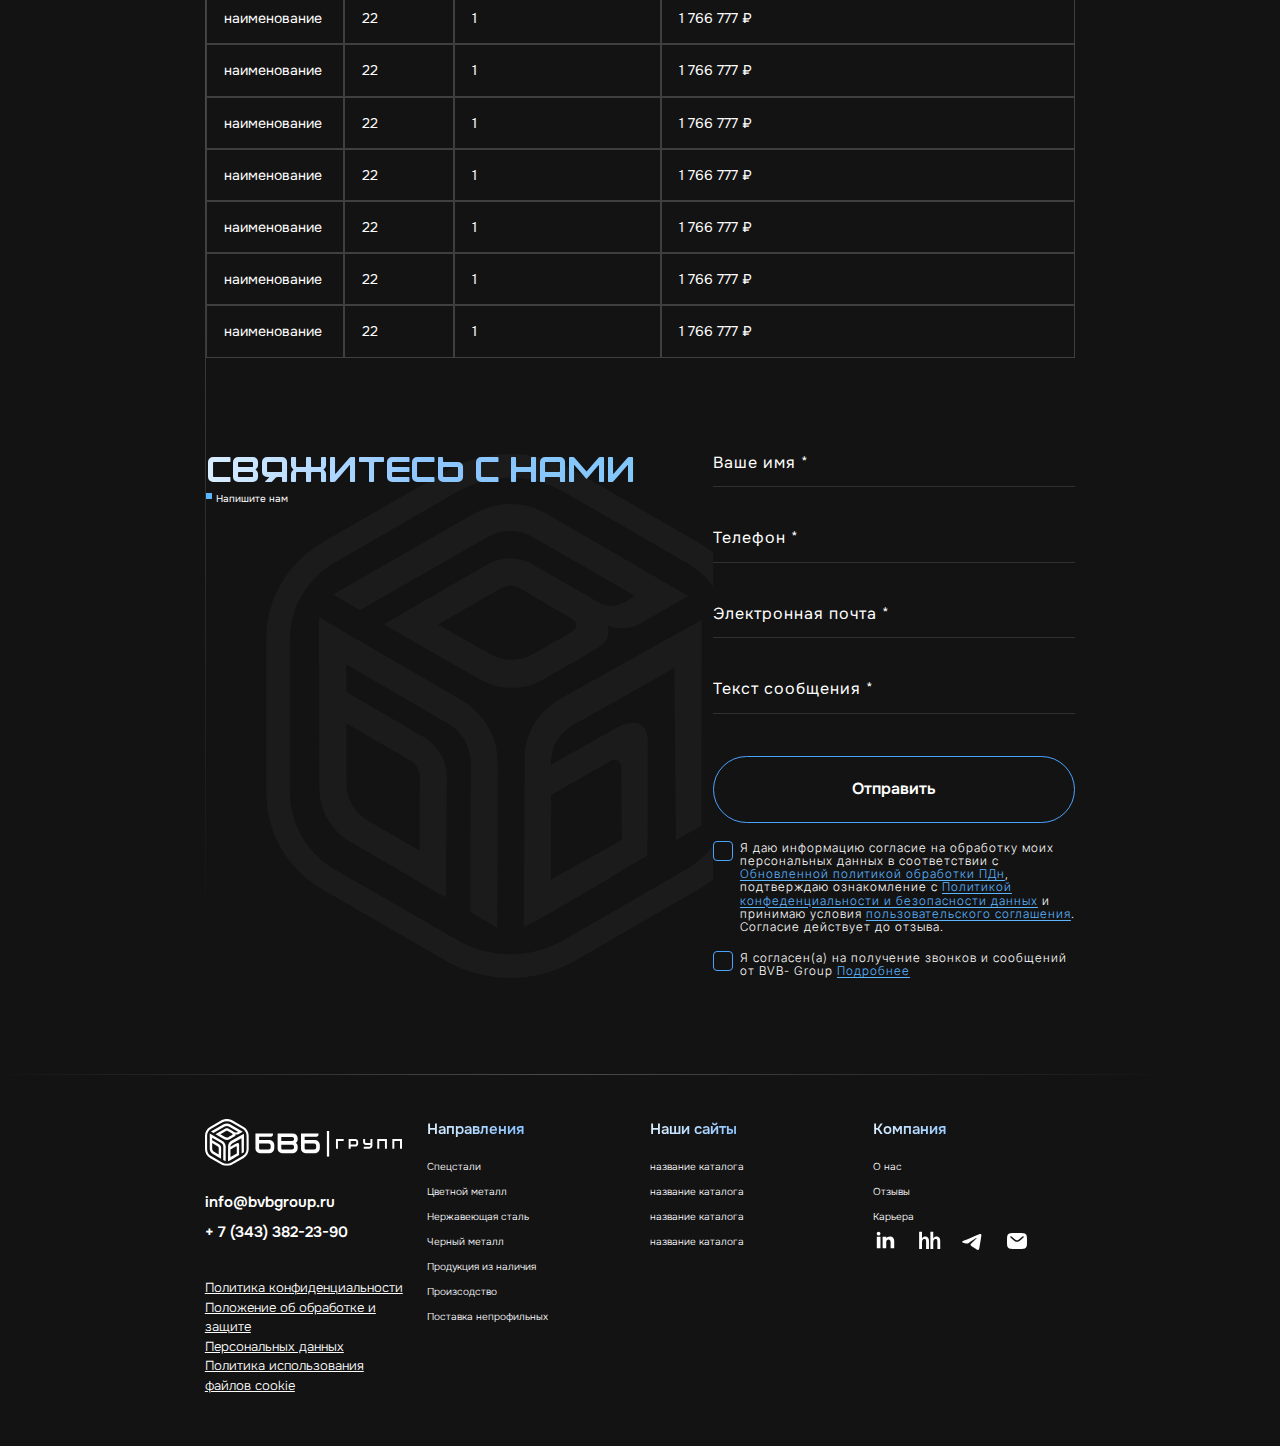
<file: stainless-2.html>
<!DOCTYPE html>
<html lang="en">

<head>
    <meta charset="UTF-8">
    <meta name="viewport" content="width=device-width, initial-scale=1.0">
    <link rel="stylesheet" href="https://cdn.jsdelivr.net/npm/swiper@11/swiper-bundle.min.css" />
    <link rel="stylesheet" href="style/custom.css">
    <link rel="stylesheet" href="style/style.css">
    <title>Document</title>
</head>

<body>

    <div class="intro stainless-intro">
        <div class="intro-main">
            <header class="header glass section-content-pad">
                <div class="head-lk">
                    <img src="images/lk.svg" alt="logo">
                </div>
                <div class="head-right">
                    <div class="header-socials">
                        <a href="">
                            <img src="images/ln.svg" alt="linkedin">
                        </a>
                        <a href="">
                            <img src="images/hh.svg" alt="hh">
                        </a>
                        <a href="">
                            <img src="images/tg.svg" alt="telegram">
                        </a>
                        <a href="">
                            <img src="images/letter.svg" alt="mail">
                        </a>
                    </div>
                    <img src="images/burger.svg" alt="burger" class="burger-btn">
                </div>
            </header>
            <div class="burger-menu glass">
                <div class="burger-top">
                    <div class="header-socials">
                        <a href="">
                            <img src="images/ln.svg" alt="linkedin">
                        </a>
                        <a href="">
                            <img src="images/hh.svg" alt="hh">
                        </a>
                        <a href="">
                            <img src="images/tg.svg" alt="telegram">
                        </a>
                        <a href="">
                            <img src="images/letter.svg" alt="mail">
                        </a>
                    </div>
                    <img src="images/close.svg" alt="close" class="burger-close">
                </div>
                <nav>
                    <ul>
                        <li><a href="">Главная</a></li>
                        <li><a href="">О компании</a></li>
                        <li><a href="">Новости</a></li>
                        <li><a href="">Карьера</a></li>
                        <li><a href="">Контакты</a></li>
                        <li><a href="">Каталоги</a></li>
                    </ul>
                </nav>
                <div class="burger-contact">
                    <a href="">info@bvbgroup.ru</a>
                    <a href="">+ 7 (343) 382-23-90</a>
                </div>
            </div>
            <div class="intro-content section-content-wid intro-content_2">
                <ul class="bread-crumb">
                    <li class="light-14"><a href>Главная</a></li>
                    <svg width="9" height="6" viewBox="0 0 9 6" fill="none" xmlns="http://www.w3.org/2000/svg">
                        <path
                            d="M8.30769 2.07692C7.54269 2.07692 6.92308 1.45731 6.92308 0.692308V0L5.53846 0V0.692308C5.53846 1.197 5.67344 1.66985 5.90883 2.07692L0 2.07692L0 3.46154L5.90883 3.46154C5.67344 3.86862 5.53846 4.34146 5.53846 4.84615V5.53846H6.92308V4.84615C6.92308 4.08115 7.54269 3.46154 8.30769 3.46154H9V2.07692H8.30769Z"
                            fill="url(#paint0_linear_301_1772)" />
                        <defs>
                            <linearGradient id="paint0_linear_301_1772" x1="0" y1="2.76923" x2="7.81319" y2="2.77151"
                                gradientUnits="userSpaceOnUse">
                                <stop stop-color="#0899FE" />
                                <stop offset="0.5" stop-color="#8DC5FF" />
                                <stop offset="1" stop-color="#DAEEFF" />
                            </linearGradient>
                        </defs>
                    </svg>
                    <li class="light-14">Нержавеющий прокат</li>
                </ul>
                <div class="intro-top">
                    <h1>Нержавеющий прокат
                    </h1>
                    <p>Прочный, долговечный и устойчивый к коррозии материал для строительства, машиностроения,
                        энергетики и производства.</p>
                </div>
                <div>
                    <button class="blue-btn">В каталог</button>
                </div>
            </div>
        </div>
        <div class="intro-end glass">
            <div>
                <img src="images/intro-end_1.png" alt="partner">
            </div>
            <div>
                <img src="images/intro-end_2.png" alt="partner">
            </div>
            <div>
                <img src="images/intro-end_3.png" alt="partner">
            </div>
            <div>
                <img src="images/intro-end_4.png" alt="partner">
            </div>
            <div>
                <img src="images/intro-end_5.png" alt="partner">
            </div>
            <div>
                <img src="images/intro-end_6.png" alt="partner">
            </div>
            <div>
                <img src="images/intro-end_7.png" alt="partner">
            </div>
            <div>
                <img src="images/intro-end_8.png" alt="partner">
            </div>
        </div>
    </div>
    <main>
        <div class="section-content-wid navigation-main stainless-main">
            <p>Нержавеющий прокат — это основа современных инженерных решений. Он сочетает высокие эксплуатационные
                характеристики и эстетичный внешний вид. Благодаря устойчивости к агрессивным средам и механическим
                нагрузкам, изделия из нержавеющей стали применяются в промышленности, строительстве, пищевом и
                химическом производстве.</p>
            <div class="map-signals">
                <img src="images/map.png" alt="map">
                <div class="signal-item signal-item-1">
                    <span class="signal"></span>
                    <p class="text-20">Москва</p>
                </div>
                <div class="signal-item signal-item-2">
                    <span class="signal"></span>
                    <p class="text-20">Москва</p>
                </div>
                <div class="signal-item signal-item-3">
                    <span class="signal"></span>
                    <p class="text-20">Москва</p>
                </div>
                <div class="signal-item signal-item-4">
                    <span class="signal"></span>
                    <p class="text-20">Москва</p>
                </div>
                <div class="signal-item signal-item-5">
                    <span class="signal"></span>
                    <p class="text-20">Москва</p>
                </div>
                <div class="signal-item signal-item-6">
                    <span class="signal"></span>
                    <p class="text-20">Москва</p>
                </div>
                <div class="signal-item signal-item-7">
                    <span class="signal"></span>
                    <p class="text-20">Москва</p>
                </div>
                <div class="signal-item signal-item-8">
                    <span class="signal"></span>
                    <p class="text-20">Москва</p>
                </div>
                <div class="signal-item signal-item-9">
                    <span class="signal"></span>
                    <p class="text-20">Москва</p>
                </div>
                <div class="signal-item signal-item-10">
                    <span class="signal"></span>
                    <p class="text-20">Москва</p>
                </div>
                <div class="signal-item signal-item-11">
                    <span class="signal"></span>
                    <p class="text-20">Москва</p>
                </div>
                <div class="signal-item signal-item-12">
                    <span class="signal"></span>
                    <p class="text-20">Москва</p>
                </div>
            </div>

            <section class="prokrat-block-sec">
                <div class="prokat-block-2">
                    <div class="prokat-table-top">
                        <p>Месяц</p>
                        <p>мм</p>
                        <p>характеристика</p>
                        <p>цена</p>
                    </div>
                    <div>
                        <p> наименование</p>
                        <p> 22</p>
                        <p> 1</p>
                        <p> 1 766 777 ₽</p>
                    </div>
                    <div>
                        <p> наименование</p>
                        <p> 22</p>
                        <p> 1</p>
                        <p> 1 766 777 ₽</p>
                    </div>
                    <div>
                        <p> наименование</p>
                        <p> 22</p>
                        <p> 1</p>
                        <p> 1 766 777 ₽</p>
                    </div>
                    <div>
                        <p> наименование</p>
                        <p> 22</p>
                        <p> 1</p>
                        <p> 1 766 777 ₽</p>
                    </div>
                    <div>
                        <p> наименование</p>
                        <p> 22</p>
                        <p> 1</p>
                        <p> 1 766 777 ₽</p>
                    </div>
                    <div>
                        <p> наименование</p>
                        <p> 22</p>
                        <p> 1</p>
                        <p> 1 766 777 ₽</p>
                    </div>
                    <div>
                        <p> наименование</p>
                        <p> 22</p>
                        <p> 1</p>
                        <p> 1 766 777 ₽</p>
                    </div>
                </div>
            </section>
            <section class="contact">
                <div class="contact-left">
                    <h2 class="title-2">Свяжитесь
                        с нами</h2>
                    <p class="substitle">Напишите нам</p>
                </div>

                <div class="part-team_left">
                    <form action="" class="form-type-1">
                        <div>
                            <input type="text" class="input-type-1" placeholder="Ваше имя *">
                            <input type="text" class="input-type-1" placeholder="Телефон *">
                            <input type="text" class="input-type-1" placeholder="Электронная почта *">
                            <input type="text" class="input-type-1" placeholder="Текст сообщения *">

                            <button class="white-tp-btn blue-tp-btn"><span>Отправить</span></button>
                        </div>
                        <label for="agreement1">
                            <input type="checkbox" class="ui-checkbox" id="agreement1" required="">
                            <span>Я даю информацию согласие на обработку моих персональных
                                данных в соответствии с <a href="">Обновленной политикой обработки ПДн</a>,
                                подтверждаю ознакомление с <a href="">Политикой конфеденциальности и
                                    безопасности данных</a>
                                и принимаю условия <a href="">пользовательского соглашения</a>. Согласие
                                действует до отзыва.</span>
                        </label>
                        <label for="agreement2">
                            <input type="checkbox" id="agreement2" class="ui-checkbox" required="">
                            <span> Я согласен(а) на получение звонков и сообщений от BVB-
                                Group <a href="">Подробнее</a></span>
                        </label>
                    </form>
                </div>
            </section>

        </div>
    </main>

    <footer>
        <div class="section-content-pad footer-content">
            <div class="footer-left">
                <img src="images/lk.svg" alt="logo">
                <div class="footer-contact">
                    <a href>info@bvbgroup.ru</a>
                    <a href>+ 7 (343) 382-23-90</a>
                </div>
                <div class="footer-agr">
                    <a href>Политика конфиденциальности</a>
                    <a href>Положение об обработке и защите</a>
                    <a href>Персональных данных</a>
                    <a href>Политика использования файлов cookie</a>
                </div>
            </div>
            <ul>
                <li><span>Направления</span></li>
                <li><a href>Спецстали</a></li>
                <li><a href>Цветной металл</a></li>
                <li><a href>Нержавеющая сталь</a></li>
                <li><a href>Черный металл</a></li>
                <li><a href>Продукция из наличия</a></li>
                <li><a href>Произсодство</a></li>
                <li><a href>Поставка непрофильных</a></li>
            </ul>
            <ul>
                <li><span>Наши сайты</span></li>
                <li><a href>название каталога</a></li>
                <li><a href>название каталога</a></li>
                <li><a href>название каталога</a></li>
                <li><a href>название каталога</a></li>
            </ul>
            <ul>
                <li><span>Компания</span></li>
                <li><a href>О нас</a></li>
                <li><a href>Отзывы</a></li>
                <li><a href>Карьера</a></li>
                <div class="header-socials">
                    <a href>
                        <img src="images/ln.svg" alt="linkedin">
                    </a>
                    <a href>
                        <img src="images/hh.svg" alt="hh">
                    </a>
                    <a href>
                        <img src="images/tg.svg" alt="telegram">
                    </a>
                    <a href>
                        <img src="images/letter.svg" alt="mail">
                    </a>
                </div>
            </ul>
        </div>
    </footer>

    <script src="script/script.js"></script>
</body>

</html>
</file>
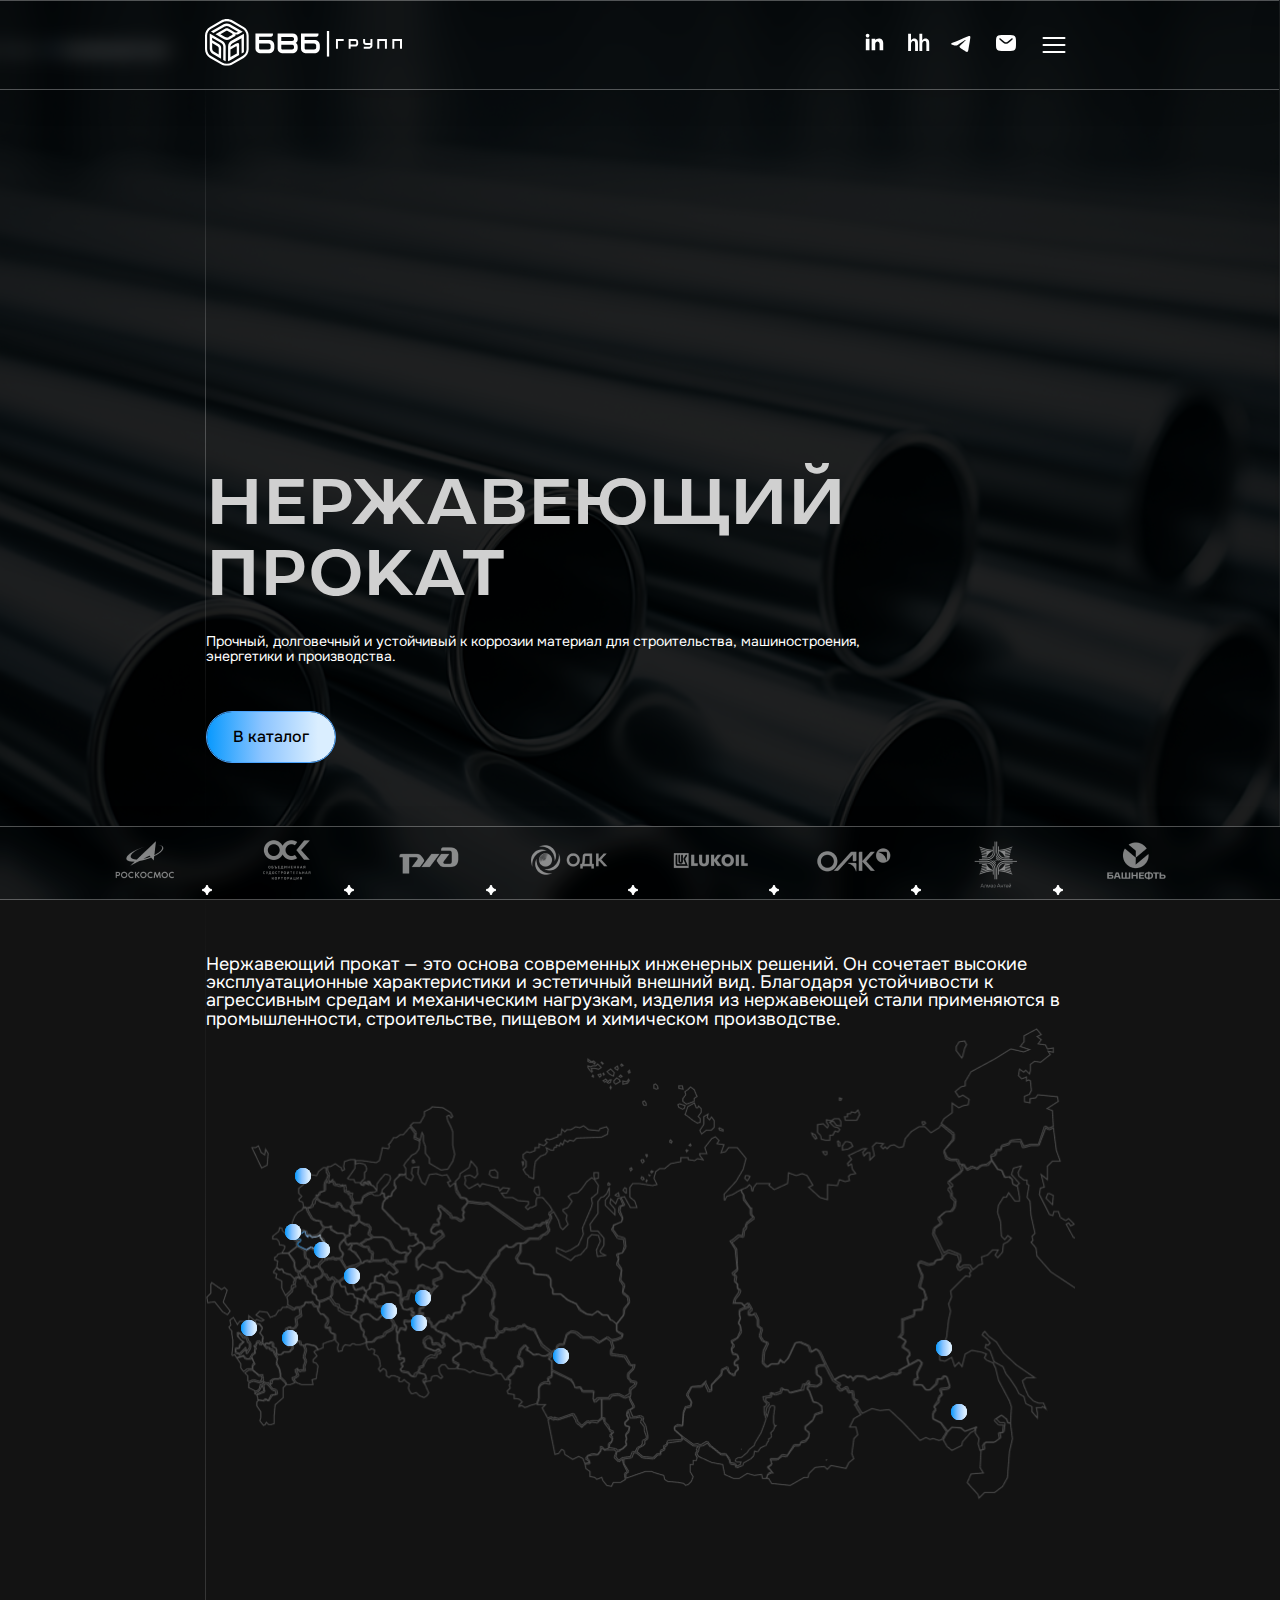
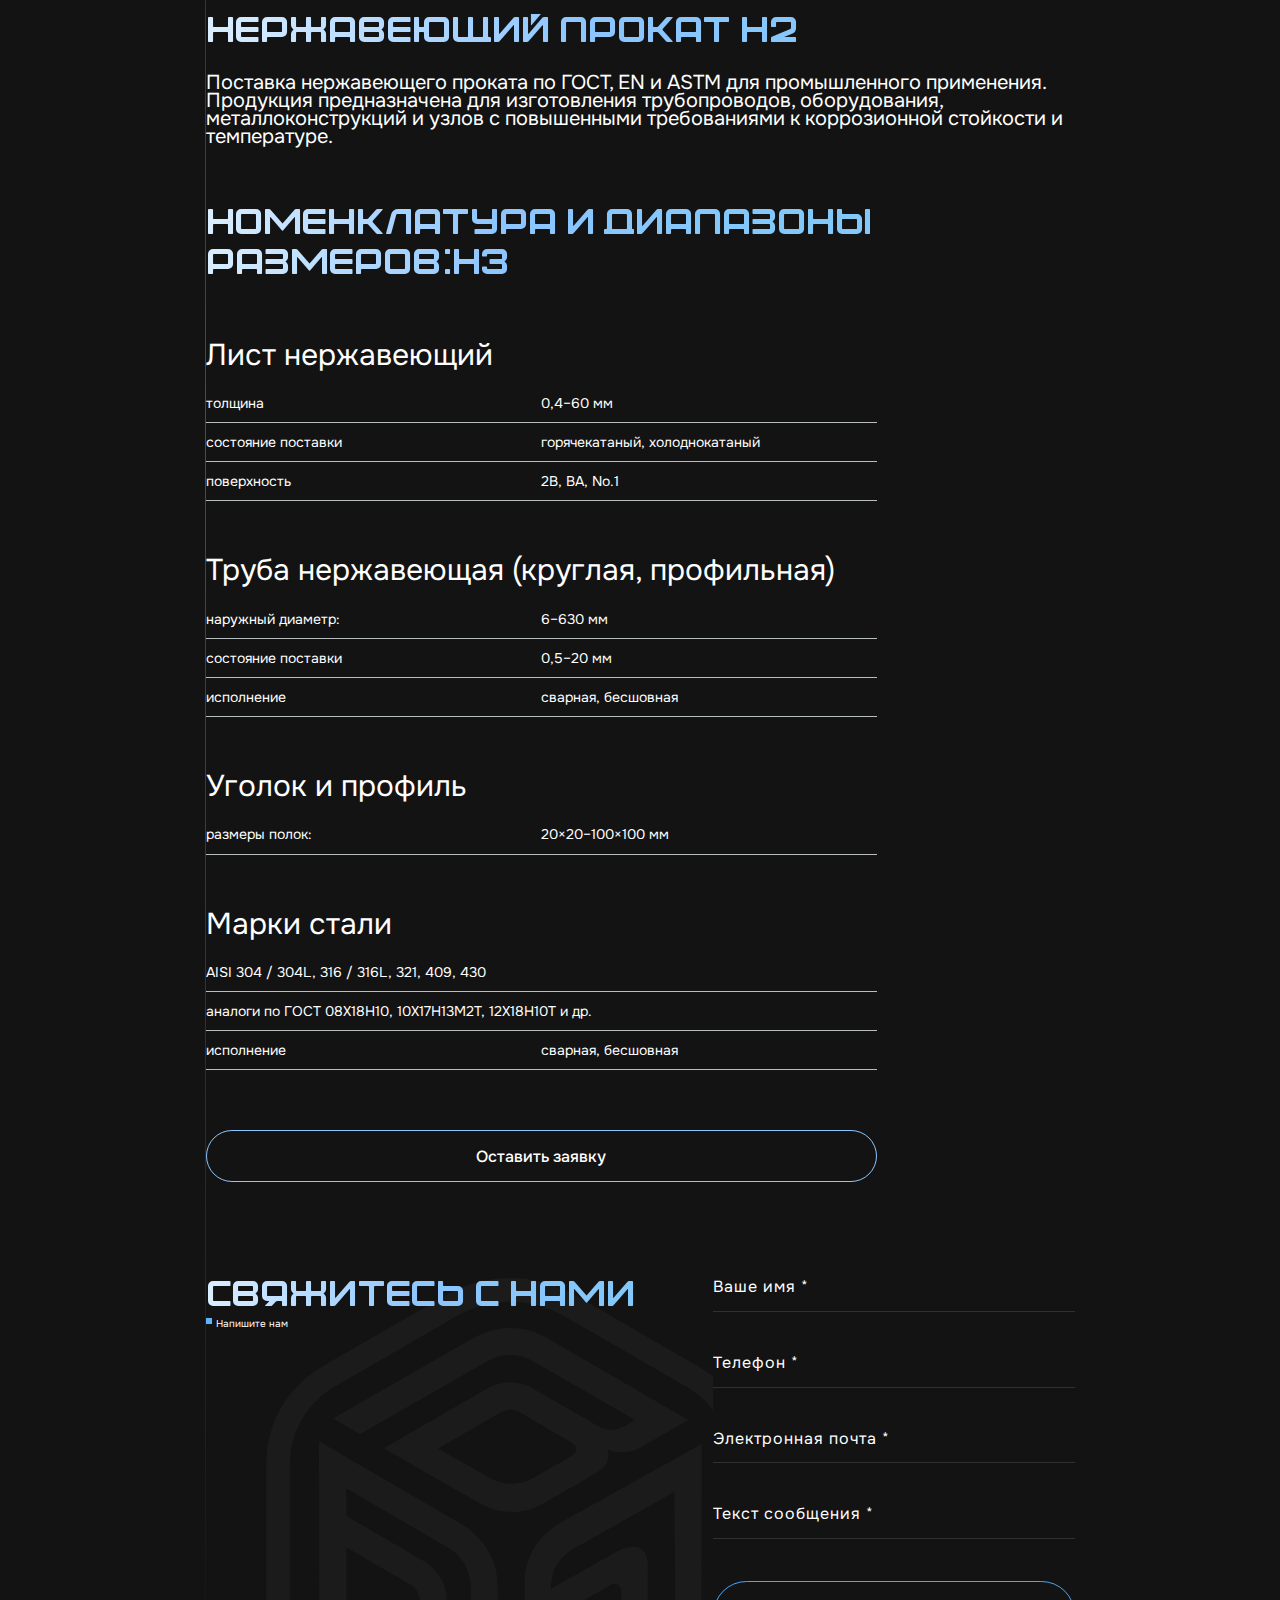
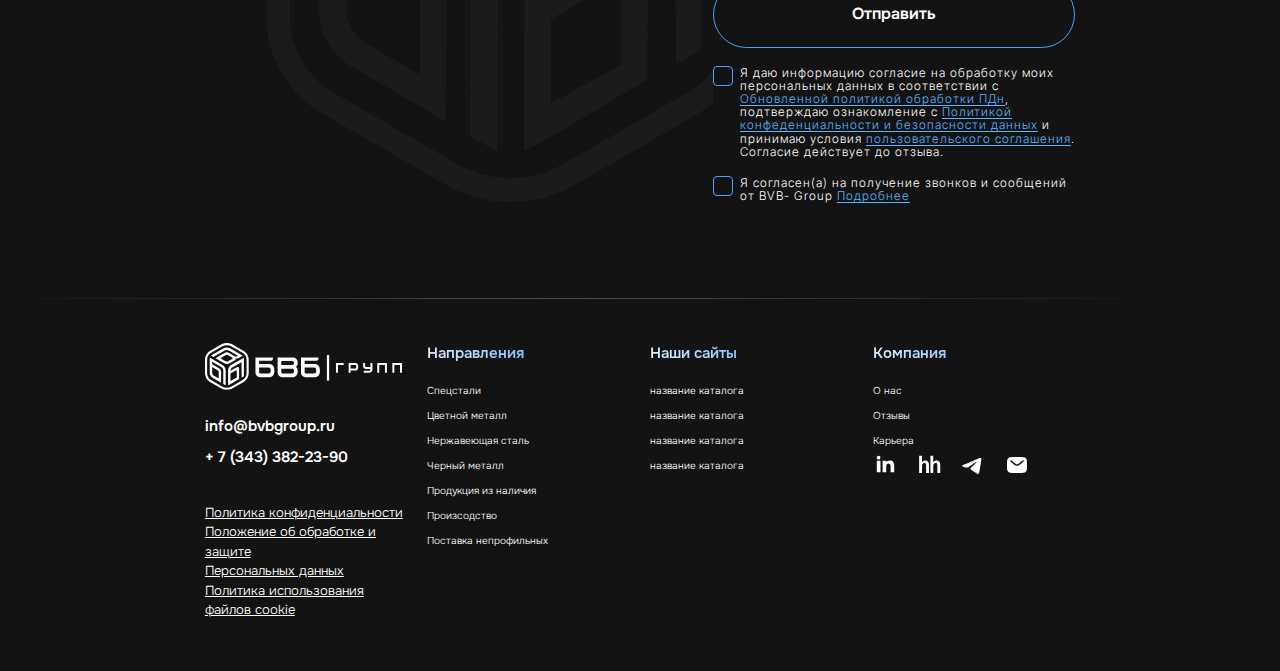
<file: stainless.html>
<!DOCTYPE html>
<html lang="en">

<head>
    <meta charset="UTF-8">
    <meta name="viewport" content="width=device-width, initial-scale=1.0">
    <link rel="stylesheet" href="https://cdn.jsdelivr.net/npm/swiper@11/swiper-bundle.min.css" />
    <link rel="stylesheet" href="style/custom.css">
    <link rel="stylesheet" href="style/style.css">
    <title>Document</title>
</head>

<body>

    <div class="intro stainless-intro">
        <div class="intro-main">
            <header class="header glass section-content-pad">
                <div class="head-lk">
                    <img src="images/lk.svg" alt="logo">
                </div>
                <div class="head-right">
                    <div class="header-socials">
                        <a href="">
                            <img src="images/ln.svg" alt="linkedin">
                        </a>
                        <a href="">
                            <img src="images/hh.svg" alt="hh">
                        </a>
                        <a href="">
                            <img src="images/tg.svg" alt="telegram">
                        </a>
                        <a href="">
                            <img src="images/letter.svg" alt="mail">
                        </a>
                    </div>
                    <img src="images/burger.svg" alt="burger" class="burger-btn">
                </div>
            </header>
            <div class="burger-menu glass">
                <div class="burger-top">
                    <div class="header-socials">
                        <a href="">
                            <img src="images/ln.svg" alt="linkedin">
                        </a>
                        <a href="">
                            <img src="images/hh.svg" alt="hh">
                        </a>
                        <a href="">
                            <img src="images/tg.svg" alt="telegram">
                        </a>
                        <a href="">
                            <img src="images/letter.svg" alt="mail">
                        </a>
                    </div>
                    <img src="images/close.svg" alt="close" class="burger-close">
                </div>
                <nav>
                    <ul>
                        <li><a href="">Главная</a></li>
                        <li><a href="">О компании</a></li>
                        <li><a href="">Новости</a></li>
                        <li><a href="">Карьера</a></li>
                        <li><a href="">Контакты</a></li>
                        <li><a href="">Каталоги</a></li>
                    </ul>
                </nav>
                <div class="burger-contact">
                    <a href="">info@bvbgroup.ru</a>
                    <a href="">+ 7 (343) 382-23-90</a>
                </div>
            </div>
            <div class="intro-content section-content-wid intro-content_2">
                <ul class="bread-crumb">
                    <li class="light-14"><a href>Главная</a></li>
                    <svg width="9" height="6" viewBox="0 0 9 6" fill="none" xmlns="http://www.w3.org/2000/svg">
                        <path
                            d="M8.30769 2.07692C7.54269 2.07692 6.92308 1.45731 6.92308 0.692308V0L5.53846 0V0.692308C5.53846 1.197 5.67344 1.66985 5.90883 2.07692L0 2.07692L0 3.46154L5.90883 3.46154C5.67344 3.86862 5.53846 4.34146 5.53846 4.84615V5.53846H6.92308V4.84615C6.92308 4.08115 7.54269 3.46154 8.30769 3.46154H9V2.07692H8.30769Z"
                            fill="url(#paint0_linear_301_1772)" />
                        <defs>
                            <linearGradient id="paint0_linear_301_1772" x1="0" y1="2.76923" x2="7.81319" y2="2.77151"
                                gradientUnits="userSpaceOnUse">
                                <stop stop-color="#0899FE" />
                                <stop offset="0.5" stop-color="#8DC5FF" />
                                <stop offset="1" stop-color="#DAEEFF" />
                            </linearGradient>
                        </defs>
                    </svg>
                    <li class="light-14">Нержавеющий прокат</li>
                </ul>
                <div class="intro-top">
                    <h1>Нержавеющий прокат
                    </h1>
                    <p>Прочный, долговечный и устойчивый к коррозии материал для строительства, машиностроения,
                        энергетики и производства.</p>
                </div>
                <div>
                    <button class="blue-btn">В каталог</button>
                </div>
            </div>
        </div>
        <div class="intro-end glass">
            <div>
                <img src="images/intro-end_1.png" alt="partner">
            </div>
            <div>
                <img src="images/intro-end_2.png" alt="partner">
            </div>
            <div>
                <img src="images/intro-end_3.png" alt="partner">
            </div>
            <div>
                <img src="images/intro-end_4.png" alt="partner">
            </div>
            <div>
                <img src="images/intro-end_5.png" alt="partner">
            </div>
            <div>
                <img src="images/intro-end_6.png" alt="partner">
            </div>
            <div>
                <img src="images/intro-end_7.png" alt="partner">
            </div>
            <div>
                <img src="images/intro-end_8.png" alt="partner">
            </div>
        </div>
    </div>
    <main>
        <div class="section-content-wid navigation-main stainless-main">
            <p>Нержавеющий прокат — это основа современных инженерных решений. Он сочетает высокие эксплуатационные
                характеристики и эстетичный внешний вид. Благодаря устойчивости к агрессивным средам и механическим
                нагрузкам, изделия из нержавеющей стали применяются в промышленности, строительстве, пищевом и
                химическом производстве.</p>
            <div class="map-signals">
                <img src="images/map.png" alt="map">
                <div class="signal-item signal-item-1">
                    <span class="signal"></span>
                    <p class="text-20">Москва</p>
                </div>
                <div class="signal-item signal-item-2">
                    <span class="signal"></span>
                    <p class="text-20">Москва</p>
                </div>
                <div class="signal-item signal-item-3">
                    <span class="signal"></span>
                    <p class="text-20">Москва</p>
                </div>
                <div class="signal-item signal-item-4">
                    <span class="signal"></span>
                    <p class="text-20">Москва</p>
                </div>
                <div class="signal-item signal-item-5">
                    <span class="signal"></span>
                    <p class="text-20">Москва</p>
                </div>
                <div class="signal-item signal-item-6">
                    <span class="signal"></span>
                    <p class="text-20">Москва</p>
                </div>
                <div class="signal-item signal-item-7">
                    <span class="signal"></span>
                    <p class="text-20">Москва</p>
                </div>
                <div class="signal-item signal-item-8">
                    <span class="signal"></span>
                    <p class="text-20">Москва</p>
                </div>
                <div class="signal-item signal-item-9">
                    <span class="signal"></span>
                    <p class="text-20">Москва</p>
                </div>
                <div class="signal-item signal-item-10">
                    <span class="signal"></span>
                    <p class="text-20">Москва</p>
                </div>
                <div class="signal-item signal-item-11">
                    <span class="signal"></span>
                    <p class="text-20">Москва</p>
                </div>
                <div class="signal-item signal-item-12">
                    <span class="signal"></span>
                    <p class="text-20">Москва</p>
                </div>
            </div>

            <div class="prokat-block">
                <div class="prokat-top">
                    <p class="title-2">Нержавеющий прокат H2</p>
                    <p class="text-20">Поставка нержавеющего проката по ГОСТ, EN и ASTM для промышленного применения. Продукция
                        предназначена для изготовления трубопроводов, оборудования, металлоконструкций и узлов с
                        повышенными требованиями к коррозионной стойкости и температуре.</p>
                </div>
                <div class="prokat-bottom">
                    <p class="title-2">Номенклатура и диапазоны размеров:h3</p>
                    <div>
                        <p>Лист нержавеющий</p>
                        <div class="prokat-tb-1">
                            <div>
                                <span>толщина</span>
                                <span>0,4–60 мм</span>
                            </div>
                            <div>
                                <span>состояние поставки</span>
                                <span>горячекатаный, холоднокатаный</span>
                            </div>
                            <div>
                                <span>поверхность</span>
                                <span>2B, BA, No.1</span>
                            </div>
                        </div>
                    </div>
                    <div>
                        <p>Труба нержавеющая (круглая, профильная)</p>
                        <div class="prokat-tb-1">
                            <div>
                                <span>наружный диаметр:</span>
                                <span>6–630 мм</span>
                            </div>
                            <div>
                                <span>состояние поставки</span>
                                <span>0,5–20 мм</span>
                            </div>
                            <div>
                                <span>исполнение</span>
                                <span>сварная, бесшовная</span>
                            </div>
                        </div>
                    </div>
                    <div>
                        <p>Уголок и профиль</p>
                        <div class="prokat-tb-1">
                            <div>
                                <span>размеры полок:</span>
                                <span>20×20–100×100 мм</span>
                            </div>
                        </div>
                    </div>
                    <div>
                        <p>Марки стали</p>
                        <div class="prokat-tb-1">
                            <div>
                                <span class="pr-1-3">AISI 304 / 304L, 316 / 316L, 321, 409, 430</span>
                            </div>
                            <div>
                                <span class="pr-1-3">аналоги по ГОСТ 08Х18Н10, 10Х17Н13М2Т, 12Х18Н10Т и др.</span>
                            </div>
                            <div>
                                <span>исполнение</span>
                                <span>сварная, бесшовная</span>
                            </div>
                        </div>
                    </div>
                    <button class="opacity-btn">Оставить заявку</button>
                </div>
            </div>

            <section class="contact">
                <div class="contact-left">
                    <h2 class="title-2">Свяжитесь
                        с нами</h2>
                    <p class="substitle">Напишите нам</p>
                </div>

                <div class="part-team_left">
                    <form action="" class="form-type-1">
                        <div>
                            <input type="text" class="input-type-1" placeholder="Ваше имя *">
                            <input type="text" class="input-type-1" placeholder="Телефон *">
                            <input type="text" class="input-type-1" placeholder="Электронная почта *">
                            <input type="text" class="input-type-1" placeholder="Текст сообщения *">

                            <button class="white-tp-btn blue-tp-btn"><span>Отправить</span></button>
                        </div>
                        <label for="agreement1">
                            <input type="checkbox" class="ui-checkbox" id="agreement1" required="">
                            <span>Я даю информацию согласие на обработку моих персональных
                                данных в соответствии с <a href="">Обновленной политикой обработки ПДн</a>,
                                подтверждаю ознакомление с <a href="">Политикой конфеденциальности и
                                    безопасности данных</a>
                                и принимаю условия <a href="">пользовательского соглашения</a>. Согласие
                                действует до отзыва.</span>
                        </label>
                        <label for="agreement2">
                            <input type="checkbox" id="agreement2" class="ui-checkbox" required="">
                            <span> Я согласен(а) на получение звонков и сообщений от BVB-
                                Group <a href="">Подробнее</a></span>
                        </label>
                    </form>
                </div>
            </section>

        </div>
    </main>

    <footer>
        <div class="section-content-pad footer-content">
            <div class="footer-left">
                <img src="images/lk.svg" alt="logo">
                <div class="footer-contact">
                    <a href>info@bvbgroup.ru</a>
                    <a href>+ 7 (343) 382-23-90</a>
                </div>
                <div class="footer-agr">
                    <a href>Политика конфиденциальности</a>
                    <a href>Положение об обработке и защите</a>
                    <a href>Персональных данных</a>
                    <a href>Политика использования файлов cookie</a>
                </div>
            </div>
            <ul>
                <li><span>Направления</span></li>
                <li><a href>Спецстали</a></li>
                <li><a href>Цветной металл</a></li>
                <li><a href>Нержавеющая сталь</a></li>
                <li><a href>Черный металл</a></li>
                <li><a href>Продукция из наличия</a></li>
                <li><a href>Произсодство</a></li>
                <li><a href>Поставка непрофильных</a></li>
            </ul>
            <ul>
                <li><span>Наши сайты</span></li>
                <li><a href>название каталога</a></li>
                <li><a href>название каталога</a></li>
                <li><a href>название каталога</a></li>
                <li><a href>название каталога</a></li>
            </ul>
            <ul>
                <li><span>Компания</span></li>
                <li><a href>О нас</a></li>
                <li><a href>Отзывы</a></li>
                <li><a href>Карьера</a></li>
                <div class="header-socials">
                    <a href>
                        <img src="images/ln.svg" alt="linkedin">
                    </a>
                    <a href>
                        <img src="images/hh.svg" alt="hh">
                    </a>
                    <a href>
                        <img src="images/tg.svg" alt="telegram">
                    </a>
                    <a href>
                        <img src="images/letter.svg" alt="mail">
                    </a>
                </div>
            </ul>
        </div>
    </footer>

    <script src="script/script.js"></script>
</body>

</html>
</file>
<file: style/custom.css>
.ui-checkbox {
    --primary-color: linear-gradient(180deg, #4AA3FD 0%, #0066FE 100%);
    --secondary-color: #fff;
    --primary-hover-color: #4096ff;
    --checkbox-bg-color: transparent;
    --checkbox-diameter: 20px;
    --checkbox-border-radius: 4px;
    --checkbox-border-color: #4AA3FD;
    --checkbox-border-width: 1px;
    --checkbox-border-style: solid;
    --checkmark-size: 1.2;
}

.ui-checkbox,
.ui-checkbox *,
.ui-checkbox *::before,
.ui-checkbox *::after {
    -webkit-box-sizing: border-box;
    box-sizing: border-box;
}

.ui-checkbox {
    -webkit-appearance: none;
    -moz-appearance: none;
    appearance: none;
    width: var(--checkbox-diameter);
    height: var(--checkbox-diameter);
    border-radius: var(--checkbox-border-radius);
    background: var(--checkbox-bg-color);
    border: var(--checkbox-border-width) var(--checkbox-border-style) var(--checkbox-border-color);
    -webkit-transition: all 0.3s;
    -o-transition: all 0.3s;
    transition: all 0.3s;
    cursor: pointer;
    position: relative;
}

.ui-checkbox::after {
    content: "";
    position: absolute;
    top: 0;
    left: 0;
    right: 0;
    bottom: 0;
    -webkit-box-shadow: 0 0 0 calc(var(--checkbox-diameter) / 2.5) var(--primary-color);
    box-shadow: 0 0 0 calc(var(--checkbox-diameter) / 2.5) var(--primary-color);
    border-radius: inherit;
    opacity: 0;
    -webkit-transition: all 0.5s cubic-bezier(0.12, 0.4, 0.29, 1.46);
    -o-transition: all 0.5s cubic-bezier(0.12, 0.4, 0.29, 1.46);
    transition: all 0.5s cubic-bezier(0.12, 0.4, 0.29, 1.46);
}

.ui-checkbox::before {
    top: 40%;
    left: 50%;
    content: "";
    position: absolute;
    width: 4px;
    height: 7px;
    border-right: 2px solid var(--secondary-color);
    border-bottom: 2px solid var(--secondary-color);
    -webkit-transform: translate(-50%, -50%) rotate(45deg) scale(0);
    -ms-transform: translate(-50%, -50%) rotate(45deg) scale(0);
    transform: translate(-50%, -50%) rotate(45deg) scale(0);
    opacity: 0;
    -webkit-transition: all 0.1s cubic-bezier(0.71, -0.46, 0.88, 0.6), opacity 0.1s;
    -o-transition: all 0.1s cubic-bezier(0.71, -0.46, 0.88, 0.6), opacity 0.1s;
    transition: all 0.1s cubic-bezier(0.71, -0.46, 0.88, 0.6), opacity 0.1s;
}

.ui-checkbox:hover {
    border-color: var(--primary-color);
}

.ui-checkbox:checked {
    background: var(--primary-color);
    border-color: transparent;
}

.ui-checkbox:checked::before {
    opacity: 1;
    -webkit-transform: translate(-50%, -50%) rotate(45deg) scale(var(--checkmark-size));
    -ms-transform: translate(-50%, -50%) rotate(45deg) scale(var(--checkmark-size));
    transform: translate(-50%, -50%) rotate(45deg) scale(var(--checkmark-size));
    -webkit-transition: all 0.2s cubic-bezier(0.12, 0.4, 0.29, 1.46) 0.1s;
    -o-transition: all 0.2s cubic-bezier(0.12, 0.4, 0.29, 1.46) 0.1s;
    transition: all 0.2s cubic-bezier(0.12, 0.4, 0.29, 1.46) 0.1s;
}

.ui-checkbox:active:not(:checked)::after {
    -webkit-transition: none;
    -o-transition: none;
    -webkit-box-shadow: none;
    box-shadow: none;
    transition: none;
    opacity: 1;
}
</file>
<file: style/style.css>
@import url('https://fonts.googleapis.com/css2?family=Allan:wght@400;700&family=Arimo:ital,wght@0,400..700;1,400..700&family=Montserrat:ital,wght@0,100..900;1,100..900&family=Mulish:ital,wght@0,200..1000;1,200..1000&family=Onest:wght@100..900&family=Raleway:ital,wght@0,100..900;1,100..900&display=swap');

@import url('https://fonts.googleapis.com/css2?family=Allan:wght@400;700&family=Arimo:ital,wght@0,400..700;1,400..700&family=Inter+Tight:ital,wght@0,100..900;1,100..900&family=Montserrat:ital,wght@0,100..900;1,100..900&family=Mulish:ital,wght@0,200..1000;1,200..1000&family=Onest:wght@100..900&family=Raleway:ital,wght@0,100..900;1,100..900&display=swap');

@font-face {
    font-family: "Handil Pro";
    src: url("../fonts/HandilPro-Medium.otf");
}

@font-face {
    font-family: "BOWLER";
    src: url("../fonts/Bowler.ttf");
}

* {
    margin: 0;
    padding: 0;
    box-sizing: border-box;
}

:root {
    --sec-width: 68%;
    --pad-edge: calc(((100vw - 68vw) / 2));
}

button {
    cursor: pointer;
    font-family: Onest;
}

body {
    color: #FFF;
    font-family: Onest;
    font-size: 14px;
    font-style: normal;
    font-weight: 400;
    line-height: 130%;
}

.section-content-pad {
    width: 100%;
    padding: 0 var(--pad-edge);
}

.section-content-wid {
    width: var(--sec-width);
    border-left: 1px solid;
    border-image: linear-gradient(180deg, rgba(255, 255, 255, 0) -1%, rgba(255, 255, 255, 0.24) 44%, rgba(255, 255, 255, 0.005) 91%, rgba(255, 255, 255, 0) 129%) 1;
}

.light-14 {
    /* light 14 */
    font-family: Onest;
    font-size: 14px;
    font-style: normal;
    font-weight: 300;
    line-height: 150%;
}

.text-16 {
    font-family: Onest;
    font-weight: 300;
    font-style: Light;
    font-size: 16px;
    leading-trim: NONE;
    line-height: 150%;
    letter-spacing: 0px;
    vertical-align: middle;
    color: #131313;
}

.text-20 {
    font-family: Onest;
    font-weight: 400;
    font-size: 20px;
}

.white-tp-btn,
.black-b-btn {
    width: fit-content;
    border-radius: 1000px;
    border: 1px solid #FFF;
    padding: 22px 25px;
    color: #fff;
    font-size: 16px;
    font-weight: 600;
    line-height: 130%;
    transition: .3s;
    background: transparent;
    position: relative;
    display: flex;
    align-items: center;
    justify-content: center;
}

.white-tp-btn *,
.black-b-btn * {
    position: relative;
    z-index: 11;
}

.black-b-btn {
    border: 1px solid #000;
}

.white-tp-btn::before,
.black-b-btn::before {
    content: '';
    position: absolute;
    inset: 0;
    opacity: 0;
    background: linear-gradient(90.01deg, #0899FE 0.01%, #8DC5FF 43.41%, #DAEEFF 86.81%);
    transition: opacity 0.4s ease;
    z-index: 0;
    border-radius: 1000px;
}

.blue-tp-btn {
    border-color: #4AA3FD;
}

.white-tp-btn:focus,
.white-tp-btn:hover {
    color: #000;
}

.white-tp-btn:hover,
.white-tp-btn:focus,
.black-b-btn:hover,
.black-b-btn:focus {
    border-color: transparent;
}

.white-tp-btn:hover::before,
.white-tp-btn:focus::before,
.black-b-btn:hover::before,
.black-b-btn:focus::before {
    opacity: 1;
}

.white-tp-btn:hover svg path,
.white-tp-btn:focus svg path {
    fill: #000;
}

/* intro start */

.intro {
    min-height: 100vh;
    display: flex;
    overflow: hidden;
    flex-direction: column;
    background: url("../images/production_intro-bg.png");
    background-size: cover;
    align-items: center;
    position: relative;
}

.intro::after {
    content: "";
    background: #00000063;
    width: 100%;
    height: 100%;
    position: absolute;
    left: 0;
    bottom: 0;
    z-index: 0;
}

.about-intro::after {
    content: url(../images/intro-lines.png);
    background: #0000001e;
}

.production-intro {
    background-image: url(../images/production_intro-bg.png);
}

.production-intro::after {
    display: none;
}

.supply-intro {
    background-image: url(../images/supply_intro-bg.png);
}

.supply-intro::after {
    background: #131313B8;
}

.logistics-intro {
    background-image: url(../images/logistics_intro-bg.png);
}

.logistics-intro::after {
    background: #131313B8;
}

.cariera-intro {
    background-image: url(../images/cariera_intro-bg.png);
}

.cariera-intro::after {
    background: #000000CC;
}


.intro-main {
    width: 100%;
    display: flex;
    align-items: center;
    flex-direction: column;
    flex-grow: 1;
    z-index: 1;
}

header.header {
    padding-top: 18px;
    padding-bottom: 18px;
    display: flex;
    align-items: center;
    justify-content: space-between;
    transition: .3s;
    border-left: none;
    border-right: none;
    z-index: 11;
}

.head-lk {
    width: 197px;
}

.head-lk img {
    max-width: 100%;
}

.head-right {
    display: flex;
    align-items: center;
    gap: 15px;
}

.header-socials {
    display: flex;
    align-items: center;
    gap: 19px;
}

.header-socials a {
    cursor: pointer;
}

.head-right img {
    cursor: pointer;
}

.burger-menu {
    height: 100vh;
    max-height: 100vh;
    padding: 30px 33px;
    padding-right: var(--pad-edge);
    position: absolute;
    right: 0;
    top: 0;
    background: rgba(0, 0, 0, 0.12);
    display: flex;
    flex-direction: column;
    z-index: 11;
    transform: translateX(100%);
    transition: .3s;
}

.burger-menu.active {
    transform: translateX(0);
}

.glass {
    backdrop-filter: blur(10px);
    -webkit-backdrop-filter: blur(10px);
    border: 1px solid rgba(255, 255, 255, 0.3);
    box-shadow: 0 8px 32px rgba(0, 0, 0, 0.1);
}

.burger-top {
    display: flex;
    align-items: center;
    justify-content: space-between;
}

.burger-top img {
    cursor: pointer;
}

.burger-menu nav {
    width: 373px;
    padding-left: 10px;
    padding-top: 5px;
    margin-top: 48px;
    position: relative;
    display: flex;
    flex-direction: column;
    gap: 47px;
}

.burger-menu nav::before {
    content: '';
    position: absolute;
    left: 0;
    top: 0;
    width: 6px;
    height: 6px;
    background: #5BB5FF;
}

.burger-menu nav::after {
    content: '';
    width: calc(100% - 66px);
    height: 1px;
    background: rgba(255, 255, 255, 0.60);
}

.burger-menu nav ul {
    list-style: none;
    display: flex;
    flex-direction: column;
    gap: 42px;
}

.burger-menu a {
    text-decoration: none;
    color: #FFF;
    font-size: 15px;
    font-weight: 600;
    line-height: normal;
}

.burger-contact {
    display: flex;
    flex-direction: column;
    gap: 23px;
    padding-top: 36px;
}

.burger-contact a {
    font-weight: 700;
}

.intro-content {
    flex-grow: 1;
    display: flex;
    flex-direction: column;
    gap: 46px;
    justify-content: center;
}

.intro-content_2 {
    justify-content: flex-end;
    padding-bottom: 63px;
}

h1 {
    color: #D0D0D0;
    font-family: "Handil Pro";
    font-size: 75.354px;
    font-style: normal;
    font-weight: 400;
    line-height: 110%;
    text-transform: uppercase;
    white-space: pre-line;
}

.intro-content p {
    font-size: 24px;
    font-weight: 400;
    line-height: 110%;
    white-space: pre-line;
}

/* 
.intro-content>div {
    display: flex;
    gap: 13px;
    margin-top: 15px;
} */

.intro-top {
    gap: 31px;
    flex-direction: column;
}

.intro-top p {
    margin-top: 20px;
}

.intro-bottom {
    width: 100%;
    height: 151px;
    display: grid;
    /* grid-template-columns: repeat(6, var(--pad-edge)); */
    grid-template-columns: repeat(6, 1fr);
}

.intro-bottom_item {
    padding: 0 20px;
    display: flex;
    align-items: center;
    justify-content: space-between;
    border-right: 1px solid #2A2A2A;
    border-top: 1px solid #2A2A2A;
    color: #fff;
    gap: 75px;
}

.intro-bottom_item p {
    white-space: pre-line;
    flex-shrink: 0;
}

.intro-bottom_item.active {
    background: linear-gradient(90.01deg, #DAEEFF 0.01%, #8DC5FF 43.41%, #82C8F9 86.81%);
    color: #131313;
}

.blue-btn {
    height: 52px;
    border-radius: 1000px;
    border: 1px solid #4AA3FD;
    padding: 15px 26px;
    color: #000;
    font-family: Onest;
    font-size: 16px;
    font-weight: 500;
    line-height: 130%;
    position: relative;
    background: none;
}

.blue-btn::before {
    content: '';
    position: absolute;
    inset: 0;
    opacity: 1;
    background: linear-gradient(90.01deg, #0899FE 0.01%, #8DC5FF 43.41%, #DAEEFF 86.81%);
    border-radius: 1000px;
    z-index: -1;
    transition: .3s;
}

.blue-btn:hover {
    color: #fff;
}

.blue-btn:hover::before {
    opacity: 0;
}

.opacity-btn {
    height: 52px;
    position: relative;
    padding: 0px 26px;
    border-radius: 1000px;
    font-family: Onest;
    font-size: 16px;
    font-weight: 500;
    color: #fff;
    cursor: pointer;

    background: transparent;
    border: 1px solid #8DC5FF;
    overflow: hidden;
    transition: color .25s ease;
}

.opacity-btn::after {
    content: "";
    position: absolute;
    inset: 0;
    background: linear-gradient(90deg,
            #0899FE 0%,
            #8DC5FF 43%,
            #DAEEFF 87%);
    opacity: 0;
    transition: opacity .25s ease;
    z-index: -1;
}

.opacity-btn:hover::after {
    opacity: 1;
}

.opacity-btn:hover {
    color: #131313;
}

.intro-end {
    width: 100%;
    padding: 0 90px;
    display: flex;
    align-items: center;
    justify-content: space-between;
    background: rgba(0, 0, 0, 0.12);
    z-index: 11;
    border-left: none;
    border-right: none;
}


.intro-end-track {
    display: flex;
    align-items: center;
    gap: 20px;
    width: max-content;
    animation: scroll 20s linear infinite;
}

.item {
    display: flex;
    gap: 10px;
    align-items: center;
}

.intro-end div:not(:last-child)::after {
    content: '';
    min-width: 10px;
    width: 10px;
    height: 10px;
    background: url("../images/Shape.png");
    background-size: cover;
    display: inline-block;
}


@keyframes scroll {
    from {
        transform: translateX(0);
    }

    to {
        transform: translateX(-50%);
    }
}

.intro-bottom_2 {
    display: flex;
    align-items: center;
    gap: 13px;
    margin-top: 63px;
}

/* intro end */

/* main start */

main {
    background: #131313;
    display: flex;
    justify-content: center;
    align-items: center;
}

/* we start */

.we {
    display: flex;
    justify-content: space-between;
    border-left: 3px solid rgba(255, 255, 255, 0.1);
    /* gap: 131px; */
    gap: clamp(20px, calc(20px + (131 - 20) * ((100vw - 1200px) / (1920 - 1200))), 131px);
}

.we-right {
    padding-top: 141px;
    display: flex;
    flex-direction: column;
}

.section-top {
    display: flex;
    flex-direction: column;
    gap: 16px;
}

.title-2 {
    color: #FFF;
    font-family: BOWLER;
    font-size: 52px;
    font-style: normal;
    font-weight: 500;
    line-height: 110%;
    /* letter-spacing: -3px; */
    text-transform: uppercase;
    white-space: pre-line;
}

.substitle {
    color: #FFF;
    font-size: 14px;
    font-weight: 400;
    line-height: 110%;
    position: relative;
    padding-left: 10px;
}

.substitle::before {
    content: '';
    position: absolute;
    left: 0;
    top: 0;
    width: 6px;
    height: 6px;
    background: #5BB5FF;
}

.section-top p {
    font-size: 14px;
    font-weight: 400;
    line-height: 130%;
}

.we-items {
    display: grid;
    grid-template-columns: 1fr 1fr;
    row-gap: 52px;
}

.we-item {
    display: flex;
    flex-direction: column;
    gap: 14px;
}

.we-item:last-of-type h3 {
    width: 256px;
}

.we-item:nth-of-type(3) h3 {
    width: 200px;
}

.we-item h3 {
    overflow: hidden;
    text-overflow: ellipsis;
    font-family: "Handil Pro";
    font-size: 60.211px;
    font-weight: 500;
    line-height: 28px;
    letter-spacing: -3.474px;
    text-transform: uppercase;
    display: -webkit-box;
    -webkit-box-orient: vertical;
    -webkit-line-clamp: 1;
    padding-top: 72px;
    border-bottom: 3px solid #FFF;
    width: fit-content;
    padding-right: 12px;
}

.we-item h3 span {
    font-feature-settings: 'sups' on;
    font-size: 20px;
}

.we-item p {
    line-height: 110%;
    white-space: pre-line;
}

.we-left {
    padding-top: 141px;
    position: relative;
}

.we-left::after {
    content: '';
    width: 1px;
    height: 150px;
    opacity: 0.5;
    position: absolute;
    left: 92px;
    top: 0;
    background: linear-gradient(180deg, rgba(255, 255, 255, 0.40) 36.4%, rgba(255, 255, 255, 0.00) 129.21%);
}

/* we end */

/* direction start */

.direction {
    padding-top: 112px;
    display: grid;
    grid-template-columns: 1fr 750px;
    gap: 20px;
    border-left: 3px solid transparent;
    border-image: linear-gradient(to bottom,
            rgba(255, 255, 255, 0.1) 0%,
            rgba(255, 255, 255, 0.1) 35%,
            rgba(255, 255, 255, 0.1) 70%,
            rgba(255, 255, 255, 0) 100%) 1;
}

.cariera-direction .direction-right>div:first-of-type {
    padding-top: 140px;
}

.direction-left>img {
    width: 100%;
    object-fit: cover;
    margin-top: 27px;
}

.direction-left>p {
    margin-top: 20px;
    display: flex;
    align-items: center;
    gap: 12px;
}

.signal {
    width: 16px;
    height: 16px;
    background: linear-gradient(90.01deg, #0899FE 0.01%, #8DC5FF 43.41%, #DAEEFF 86.81%);
    border-radius: 50%;
    position: relative;
}

.signal::before,
.signal::after {
    content: "";
    position: absolute;
    inset: 0;
    border-radius: 50%;
    background: linear-gradient(90.01deg, #0899FE 0.01%, #8DC5FF 43.41%, #DAEEFF 86.81%);
    animation: pulse 2s infinite;
}

.signal::after {
    animation-delay: 2s;
}

@keyframes pulse {
    0% {
        transform: scale(1);
        opacity: 0.8;
    }

    100% {
        transform: scale(2);
        opacity: 0;
    }
}

.direction-to-catalog>img {
    margin-left: -50px;
    user-select: none;
}

.direction-right {
    display: grid;
    grid-template-columns: 380px 370px;
}

.direction_home {
    display: grid;

}

.direction_home .direction-right {
    grid-template-columns: 1fr;
}


.direction-item {
    padding: 30px 50px 50px 34px;
    display: flex;
    flex-direction: column;
    justify-content: space-between;
    min-height: 437px;
    border: 1px solid #4C4C4C;
}

.logistics-direction .direction-item {
    min-height: 214px;
    padding: 31px 33px 34px 34px;
}

.direction-item a,
.direction-item button {
    display: none;
}

.direction-item-blue a,
.direction-item-blue button {
    display: flex;
}


.direction-item-blue svg path {
    fill: #2A2A2A;
}

.direction-item-blue svg path {
    fill: #000;
}

.direction-item-blue.c>svg path {
    fill: unset;
}

.logistics-direction .direction-item-blue {
    min-height: 322px;
}

.logistics-direction .direction-item>div {
    margin-top: 0;
}

.direction-item a,
.direction-item button {
    margin-top: 30px;
}

.direction-item>div {
    margin-top: 100px;
}

.direction-item-blue {
    background: linear-gradient(90.01deg, #DAEEFF 0.01%, #8DC5FF 43.41%, #82C8F9 86.81%);
    color: #000;
}

.direction-right>div:last-of-type .direction-item {
    border-right: 1px solid rgba(76, 76, 76, 0.5);
}

.direction-item>div {
    display: flex;
    flex-direction: column;
    gap: 14px;
}

.direction-item ul {
    list-style: none;
    display: flex;
    flex-wrap: wrap;
    gap: 12px;
}

.direction-item>img,
.direction-item>svg {
    width: 80px;
    height: 80px;
}

.direction-item p {
    color: #FFF;
    font-size: 24px;
    font-style: normal;
    font-weight: 500;
    line-height: 130%;
}

.direction-item-blue p {
    color: #000;
}

.direction-item ul li:not(:last-child) {
    display: flex;
    align-items: center;
    gap: 12px;
}

.direction-item ul li:not(:last-child)::after {
    content: '';
    width: 16px;
    height: 16px;
    background: url(../images/star-1.svg);
    background-size: cover;
    display: block;
}

.direction-item-blue ul li:not(:last-child)::after {
    background-image: url(../images/Star-black.svg);
}



/* direction end */

/* scaling start */

.scaling {
    width: 100%;
    display: flex;
    align-items: center;
    justify-content: center;
}

.scaling-section-top {
    width: 485px;
    display: flex;
    flex-direction: column;
    align-items: center;
    position: absolute;
    left: 50%;
    transform: translateX(-50%);
    bottom: 237px;
    z-index: 11;
}

.scaling-section-top>div {
    display: flex;
    flex-direction: column;
    gap: 16px;
}

.scaling-title-2 {
    color: #FFF;
    font-family: "Handil Pro";
    font-size: 52px;
    font-style: normal;
    font-weight: 500;
    line-height: 110%;
    letter-spacing: -3px;
    text-transform: uppercase;
}

.scaling-section-top p {
    text-align: center;
    font-size: 14px;
    font-weight: 400;
    line-height: 130%;
}

.scaling-substitle {
    font-size: 14px;
    font-weight: 400;
    line-height: 110%;
    letter-spacing: 1px;
}

.scaling .section-top p {
    text-align: center;
    white-space: pre-line;
}

.scaling .section-top>div {
    width: fit-content;
    display: flex;
    flex-direction: column;
    gap: 16px;
}

.stage {
    opacity: .22;
    height: 120vh;
}

.sticky {
    position: sticky;
    top: 0;
    display: flex;
    justify-content: center;
    align-items: flex-start;
    /* padding-top: 145px; */
    z-index: 10;
}

.grow-box {
    width: 100px;
    height: 100px;
    background: url(../images/cube-new.png);
    background-size: cover;
    transform: rotate(0deg);
    transition: width 180ms ease, height 180ms ease, transform 180ms ease;
}

.scaling-div {
    position: relative;
    margin-top: -250px;
}

/* scaling end */

/* culture start */

.culture {
    margin-top: 100px;
    display: grid;
    grid-template-columns: repeat(7, 1fr);
}

.culture-item {
    height: 410px;
    padding: 40px 35px;
    display: flex;
    flex-direction: column;
    justify-content: space-between;
    border: 1px solid #303030;
}

.culture-item::after {
    mix-blend-mode: luminosity;
}

.culture-item:hover::after {
    mix-blend-mode: unset !important;
}

.culture-item p {
    font-size: 24px;
    font-weight: 500;
}

.culture-item_bottom {
    display: flex;
    align-items: center;
    justify-content: space-between;
}

.culture-item:first-of-type {
    position: relative;
    grid-column: 1/4;
}

.culture-item:first-of-type>* {
    z-index: 1;
}

.culture-item:first-of-type::after {
    content: '';
    width: 100%;
    height: 100%;
    background: linear-gradient(0deg, rgba(0, 0, 0, 0.50) 0%, rgba(0, 0, 0, 0.50) 100%), url(../images/crocodile.png) lightgray 50% / cover no-repeat;
    mix-blend-mode: luminosity;
    position: absolute;
    left: 0;
    top: 0;
    z-index: 0;
}

.culture-top {
    grid-column: 4/8;
    background: url(../images/cube.svg);
    background-size: 745px 970px;
    background-position: 50% -85px;
}

.culture-item:nth-of-type(3) {
    position: relative;
    grid-column: 1/4;
}

.culture-item:nth-of-type(3)>* {
    z-index: 1;
}

.culture-item:nth-of-type(3)::after {
    content: '';
    width: 100%;
    height: 100%;
    background: linear-gradient(0deg, rgba(0, 0, 0, 0.50) 0%, rgba(0, 0, 0, 0.50) 100%), url(../images/football.png) lightgray 50% / cover no-repeat;
    position: absolute;
    left: 0;
    top: 0;
    z-index: 0;
}

.culture-item:nth-of-type(4) {
    position: relative;
    grid-column: 4/6;
}

.culture-item:nth-of-type(4)>* {
    z-index: 1;
}

.culture-item:nth-of-type(4)::after {
    content: '';
    width: 100%;
    height: 100%;
    background: linear-gradient(0deg, rgba(0, 0, 0, 0.50) 0%, rgba(0, 0, 0, 0.50) 100%), url(../images/welcome.png) lightgray 50% / cover no-repeat;
    mix-blend-mode: luminosity;
    position: absolute;
    left: 0;
    top: 0;
    z-index: 0;
}

.culture-item:nth-of-type(5) {
    background: #303030;
    grid-column: 6/8;
}

.culture-item:nth-of-type(6) {
    position: relative;
    grid-column: 1/4;
}

.culture-item:nth-of-type(6)>* {
    z-index: 1;
}

.culture-item:nth-of-type(6)::after {
    content: '';
    width: 100%;
    height: 100%;
    background: linear-gradient(0deg, rgba(0, 0, 0, 0.50) 0%, rgba(0, 0, 0, 0.50) 100%), url(../images/race.png) lightgray 50% / cover no-repeat;
    mix-blend-mode: luminosity;
    position: absolute;
    left: 0;
    top: 0;
    z-index: 0;
}

.culture-item:nth-of-type(7) {
    position: relative;
    grid-column: 4/8;
}

.culture-item:nth-of-type(7)>* {
    z-index: 1;
}

.culture-item:nth-of-type(7)::after {
    content: '';
    width: 100%;
    height: 100%;
    background: linear-gradient(0deg, rgba(0, 0, 0, 0.50) 0%, rgba(0, 0, 0, 0.50) 100%), url(../images/race-2.png) lightgray 50% / cover no-repeat;
    mix-blend-mode: luminosity;
    position: absolute;
    left: 0;
    top: 0;
    z-index: 0;
}

/* culture end */

/* news start */

.news {
    display: flex;
    flex-direction: column;
    gap: 59px;
    margin-top: 103px;
}

.news .title-2 {
    white-space: pre-line;
}

.news-top {
    display: flex;
    align-items: center;
    justify-content: space-between;
}

.news-left {
    display: flex;
    flex-direction: column;
    gap: 15px;
}

.news-right {
    display: flex;
    align-items: center;
    gap: 29px;
}

.swiper-control {
    display: flex;
    gap: 7px;
    align-items: center;
    user-select: none;
}

.news-right a {
    color: #fff;
    font-size: 20px;
    font-weight: 300;
    line-height: 130%;
    text-decoration-line: underline;
    text-decoration-style: solid;
    text-decoration-skip-ink: auto;
    text-decoration-thickness: auto;
    text-underline-offset: auto;
    text-underline-position: from-font;
}

.swiper {
    width: 100%;
}

.swiper-pagination,
.swiper-button-next,
.swiper-button-prev,
.swiper-pagination-bullets {
    position: relative !important;
    margin: unset !important;
    left: unset !important;
    top: unset !important;
    right: unset !important;
    bottom: unset !important;
}

.swiper-btn::after {
    display: none;
}

.swiper-btn {
    min-width: 57px;
    height: 52px;
    border: 1px solid #303030;
    position: relative;
}

.fraction-swiper .swiper-slide {
    display: grid;
    grid-template-columns: repeat(3, 1fr);
}

.swiper-btn svg {
    max-width: 21px;
}

.swiper-btn:hover,
.swiper-btn:focus {
    border: 1px solid transparent;
    background:
        linear-gradient(#131313, #131313) padding-box,
        linear-gradient(90.01deg,
            #0899FE 0.01%,
            #8DC5FF 43.41%,
            #DAEEFF 86.81%) border-box;
}

.news-item {
    height: 391px;
    background-image: url(../images/news-item.png);
    background-size: cover;
    padding: 26px 15px 29px 15px;
    display: flex;
    flex-direction: column;
    justify-content: space-between;
    border: 1px solid #303030;
}

.news-item>div {
    display: flex;
    flex-direction: column;
    gap: 57px;
}

.news-item h3 {
    font-family: "Handil Pro";
    font-size: 32px;
    font-weight: 500;
    line-height: 110%;
    letter-spacing: -3px;
    text-transform: uppercase;
}

.news-item h3 span {
    font-family: Onest;
    font-size: 14px;
    font-weight: 500;
    line-height: 130%;
    letter-spacing: normal;
}

.news-item p {
    font-size: 20px;
    font-weight: 500;
    line-height: 130%;
    white-space: pre-line;
}

/* news end */

/* part of team start */

.part-team {
    display: flex;
    justify-content: space-between;
    margin-top: 146px;
    padding-bottom: 101px;
}

.part-team_left {
    display: flex;
    flex-direction: column;
    gap: 70px;
}

.part-team_left-top {
    display: flex;
    flex-direction: column;
    gap: 15px;
}

.part-team .title-2 {
    background: linear-gradient(90deg, #DAEEFF 0.01%, #8DC5FF 43.41%, #82C8F9 86.81%);
    background-clip: text;
    -webkit-background-clip: text;
    -webkit-text-fill-color: transparent;
}

.contact-left {
    background: url(../images/cube.svg);
    background-position: 60px 0px;
    background-size: contain;
    background-repeat: no-repeat;
}

.contact {
    padding-bottom: 96px;
    margin-top: 96px;
    display: grid;
    grid-template-columns: 1.4fr 1fr;
}

.form-type-1 {
    width: 453px;
    display: flex;
    flex-direction: column;
    gap: 18px;
}

.form-type-1 button {
    width: 100%;
}

.form-type-1>div {
    width: calc(100% - 23px);
    display: flex;
    flex-direction: column;
    gap: 42px;
}

.input-type-1,
.input-type-1::placeholder {
    color: #FFF;
    font-family: Onest;
    font-size: 16px;
    font-style: normal;
    font-weight: 400;
    line-height: 110%;
    letter-spacing: 1px;
}

.input-type-1 {
    padding-bottom: 15px;
    outline: none;
    background: transparent;
    border: none;
    border-bottom: 1px solid #303030;
}

.form-type-1 label {
    display: flex;
    gap: 7px;
}

.form-type-1 label input[type="checkbox"] {
    min-width: 20px;
    max-width: 20px;
    height: 20px;
}

.form-type-1 label span {
    color: #FFF;
    font-family: "Inter Tight";
    font-size: 12px;
    font-weight: 300;
    line-height: 110%;
    letter-spacing: 1px;
    /* white-space: pre-line; */
}

.form-type-1 label span a {
    color: #5BB5FF;
    font-family: "Inter Tight";
    font-size: 12px;
    font-style: normal;
    font-weight: 300;
    line-height: 110%;
    letter-spacing: 1px;
    text-decoration-line: underline;
    text-decoration-style: solid;
    text-decoration-skip-ink: auto;
    text-decoration-thickness: auto;
    text-underline-offset: auto;
    text-underline-position: from-font;
}

/* part of team end */

/* main end */

/* footer start */

footer {
    padding: 44px 0 51px 0;
    background: #131313;
    border-top: 1px solid;
    border-image: linear-gradient(90deg, rgba(255, 255, 255, 0) -1%, rgba(255, 255, 255, 0.24) 44%, rgba(255, 255, 255, 0.005) 91%, rgba(255, 255, 255, 0) 129%) 1;
}

.footer-content {
    display: grid;
    grid-template-columns: repeat(4, 1fr);
    gap: 20px;
}

.footer-left {
    display: flex;
    flex-direction: column;
    gap: 26px;
}

.footer-left>img {
    width: 197px;
}

.footer-agr {
    margin-top: 11px;
    display: flex;
    flex-direction: column;
}

.footer-contact {
    display: flex;
    flex-direction: column;
    gap: 12px;
}

.footer-contact a {
    color: #FFF;
    font-size: 15px;
    font-weight: 600;
    text-decoration: none;
}

.footer-agr a {
    color: #fff;
    font-size: 13px;
    font-weight: 300;
    line-height: 150%;
    text-decoration-line: underline;
    text-decoration-style: solid;
    text-decoration-skip-ink: auto;
    text-decoration-thickness: auto;
    text-underline-offset: auto;
    text-underline-position: from-font;
}

.footer-content ul {
    list-style: none;
    display: flex;
    flex-direction: column;
    font-family: Onest;
}

.footer-content ul li span {
    font-size: 15px;
    font-weight: 600;
    line-height: normal;
    background: var(--Linear, linear-gradient(90deg, #DAEEFF 0.01%, #8DC5FF 43.41%, #82C8F9 86.81%));
    background-clip: text;
    -webkit-background-clip: text;
    -webkit-text-fill-color: transparent;
    margin-bottom: 15px;
    display: flex;
}

.footer-content ul li a {
    color: #FFF;
    font-size: 14px;
    font-weight: 300;
    line-height: 250%;
    text-decoration: none;
}

/* footer end */

.what-you-get {
    padding-top: 169px;
    display: flex;
    flex-direction: column;
    gap: 53px;
}

.what-you-get h2 {
    margin-top: 15px;
}

.what-you-get_block {
    display: grid;
    grid-template-columns: 1fr 1fr 1fr 1fr;
}

.what-you-get_block>div {
    display: flex;
    align-items: center;
    flex-direction: column;
    justify-content: space-between;
    gap: 29px;
    padding: 53px 24px 70px 23px;
    border: 1px solid #4C4C4C;
    border-left: none;
}

.what-you-get_block p,
.what-you-get_block span {
    width: 100%;
    color: #fff;
}

.what-you-get_block>div.active {
    background: linear-gradient(90.01deg, #0899FE 0.01%, #8DC5FF 43.41%, #DAEEFF 86.81%);
}


.what-you-get_block>div.active p,
.what-you-get_block>div.active span {
    color: #131313;
}

.certificates {
    margin-top: 93px;
    display: flex;
    flex-direction: column;
    gap: 47px;
}

.certificates-block {
    display: grid;
    grid-template-columns: repeat(4, 1fr);
    max-height: calc(445.5px * 2 + 18px);
    gap: 19px;
}

.certificates-block>div {
    display: flex;
    flex-direction: column;
    gap: 18px;
    position: relative;
    justify-content: space-between;
}

.certificates img {
    width: 100%;
    object-fit: cover;
    mix-blend-mode: Luminosity;
    max-height: 456px;
}

.certificates img:hover {
    mix-blend-mode: unset;
}

.certificates-block>img {
    position: sticky;
    top: 0px;
}

.mailings-swiper .swiper-slide {
    gap: 20px;
    grid-template-columns: repeat(4, 1fr);
}

.mails-item img {
    max-width: 100%;
    object-fit: cover;
    height: 100%;
    max-height: 430px;
    flex-grow: 1;
}

.vacancies-item {
    border: 1px solid #4C4C4C;
    padding: 54px 43px;
}

.vacancies-item-top {
    display: flex;
    gap: 47px;
    align-items: center;
}

.vacancies-item-top p {
    background: linear-gradient(90.01deg, #DAEEFF 0.01%, #8DC5FF 43.41%, #82C8F9 86.81%);
    background-clip: text;
    -webkit-background-clip: text;
    border-radius: 1000px;
    color: transparent;
    position: relative;
}

.vacancies-item p::before {
    content: '';
    width: calc(100% + 37px);
    height: calc(100% + 20px);
    position: absolute;
    background: linear-gradient(90.01deg, rgba(218, 238, 255, 0.2) 0.01%, rgba(141, 197, 255, 0.2) 43.41%, rgba(130, 200, 249, 0.2) 86.81%);
    top: 50%;
    left: 50%;
    border-radius: 1000px;
    transform: translateY(-50%) translateX(-50%);
}

.vacancies-item-middle {
    display: flex;
    flex-direction: column;
    gap: 8px;
    margin-top: 21px;
}

.vacancies-item-bottom {
    display: flex;
    align-items: center;
    gap: 13px;
    margin-top: 37px;
}

.vacancies-swiper {
    width: calc(100% + var(--pad-edge));
}

.principles {
    padding-top: 220px;
    display: flex;
    gap: 26px;
}

.principles-block {
    width: 100%;
    display: flex;
    flex-direction: column;
    gap: 67px;
}

.principles-block>div {
    display: flex;
    flex-direction: column;
}

.principles-item {
    width: 100%;
    display: flex;
    max-height: 100px;
    overflow: hidden;
    padding: 35px 20px 24px 20px;
    flex-direction: column;
    gap: 26px;
    border-top: 1px solid #303030;
    border-bottom: 1px solid #303030;
    /* transition: 0.3s; */
}

.principles-top {
    display: flex;
    align-items: center;
    justify-content: space-between;
}

.principles-top>div {
    display: flex;
    align-items: center;
    gap: 15px;
}

.principles-top h3 {
    font-family: Handil Pro;
    font-weight: 500;
    font-style: Medium;
    font-size: 36px;
    line-height: 110.00000000000001%;
    letter-spacing: -3px;
    color: #fff;
    text-transform: uppercase;
}

.principles-item.active h3,
.principles-item.active p {
    color: #131313;
}

.principles-item p {
    white-space: pre-line;
}

.principles-item.active {
    max-height: 300px;
    gap: 10px;
    background: linear-gradient(90.01deg, #0899FE 0.01%, #8DC5FF 43.41%, #DAEEFF 86.81%);
}

.principles-item svg {
    transition: 0.3s;
}

.principles-item.active svg {
    transform: rotate(-90deg);
    transition: 0.3s;

}

.principles-item.active svg path {
    fill: #131313;
}

@media screen and (max-height: 900px) {
    .stage {
        height: 145vh;
    }
}

@media screen and (max-height: 800px) {
    .stage {
        height: 170vh;
    }
}

@media screen and (max-height: 700px) {
    .stage {
        height: 210vh;
    }
}

.contact-main {
    flex-direction: column;
}

.contact-head {
    max-width: 100%;
    background: #131313;
    overflow: hidden;
    position: relative;
}

.bread-crumb {
    list-style: none;
    display: flex;
    align-items: center;
    gap: 7px;
    border-left: none;
    margin-top: 18px;
}

.bread-crumb a {
    text-decoration: none;
    color: #FFFFFF80;
}

.contact-top {
    margin-top: 37px;
}

.contact-top>div {
    margin-top: 45px;
    display: grid;
    grid-template-columns: repeat(3, 1fr);
}

.contact-top_item {
    border-left: none;
    border: 1px solid #4C4C4C;
    padding: 33px 26px;
}

.contact-top_item:first-of-type {
    border-left: 1px solid #4C4C4C;
}

.contact-top_item>p {
    margin-top: 24px;
    font-family: Onest;
    font-weight: 400;
    font-size: 22px;
    line-height: 130%;
    color: #fff;
}

.organizations {
    border-left: none;
}

.organizations>a {
    margin-top: 37px;
    font-family: Arial, sans-serif;
    font-weight: 400;
    font-style: normal;
    font-size: 16px;
    line-height: 150%;
    letter-spacing: 0;

    background: linear-gradient(180deg, #4AA3FD 0%, #0066FE 100%);
    -webkit-background-clip: text;
    background-clip: text;
    color: transparent;
    text-decoration: none;
}

.organizations {
    margin-top: 200px;
}

.organization-table {
    margin-top: 37px;
    padding-top: 42px;
    border-top: 1px solid #4C4C4C;
}

.organization-item {
    padding: 10px 20px;
    display: grid;
    grid-template-columns: 1fr 2fr;
    cursor: pointer;
}

.organization-item:hover {
    border-left: 1px solid #0066FE;
    background: #2B2929;
}

.organization-item:hover svg path {
    fill: #2171ea;

}

.organization-item p {
    font-family: Onest;
    font-weight: 700;
    font-style: Bold;
    font-size: 16px;
    line-height: 130%;
    letter-spacing: 1%;
}

.organization-item p:last-of-type {
    font-weight: 400;
    display: flex;
    align-items: center;
    gap: 22px;
}

.contact-photos {
    margin-top: 128px;
    display: grid;
    grid-template-columns: 0.4fr 1fr 1fr 1fr;
}

.contact-photos img {
    width: 100%;
    height: 100%;
    object-fit: cover;
    mix-blend-mode: luminosity;
}

.contact-photos img:hover {
    mix-blend-mode: unset;
}

.contact-photos>img:first-of-type {
    grid-column: 1/3;
}

.contact-photos>img:nth-of-type(2) {
    grid-column: 3/5;
}

.contact-photos>img:nth-of-type(3) {
    grid-column: 1/3;
}

.contact-main .contact {
    overflow: hidden;
    padding-right: 0;
    gap: 100px;
}

.contact-main .contact .contact-left {
    flex-shrink: 0;
}

.intro-content .bread-crumb {
    position: absolute;
    left: 0;
    top: 24px;
}

.navigation-intro .intro-content {
    position: relative;
}

.navigation-intro {
    background-image: url("../images/navigation.png");
}

.stainless-intro {
    background-image: url("../images/stainless-bg.png");
}

.stainless-intro::after {
    background-color: #000000de;
}

.navigation-main {
    padding-top: 55px;
}

.navigation-main>p {
    font-size: 18px;
}

.navigation-block {
    margin-top: 67px;
    display: grid;
    grid-template-columns: 1fr 1fr;
    gap: 32px;
}

.navigation-block img {
    width: 100%;
}

.navigation-left {
    padding-top: 57px;
}

.navigation-block>div {
    display: flex;
    flex-direction: column;
    gap: 90px;
}

.navigation-block>div div {
    display: flex;
    flex-direction: column;
    gap: 28px;
}

.navigation-block .title-2 {
    background: linear-gradient(90deg, #DAEEFF 0.01%, #8DC5FF 43.41%, #82C8F9 86.81%);
    background-clip: text;
    -webkit-background-clip: text;
    -webkit-text-fill-color: transparent;
    font-size: 36px;
    white-space: unset;
}

.navigation-block span {
    font-size: 16px;
}

.signal-item {
    display: flex;
    /* align-items: center; */
    gap: 12px;
    position: absolute;
    cursor: pointer;
}

.signal-item p {
    display: none;
}

.signal-item:hover p {
    display: block;
    z-index: 1;
}

.direction_home {
    grid-template-columns: minmax(0, 1fr) 0.4fr;
}

.direction_home .direction-left {
    width: 100%;
    max-width: 100%;
}

.map-signals {
    position: relative;
    overflow-x: auto;
}

.map-signals>img {
    width: 905px;
    object-fit: cover;
}

.signal-item-1 {
    top: 196px;
    left: 79px;
}

.signal-item-2 {
    top: 140px;
    left: 89px;
}

.signal-item-3 {
    top: 292px;
    left: 35px;
}

.signal-item-4 {
    top: 302px;
    left: 76px;
}

.signal-item-5 {
    top: 214px;
    left: 108px;
}

.signal-item-6 {
    top: 240px;
    left: 138px;
}

.signal-item-7 {
    top: 275px;
    left: 175px;
}

.signal-item-8 {
    top: 262px;
    left: 209px;
}

.signal-item-9 {
    top: 287px;
    left: 205px;
}

.signal-item-10 {
    top: 320px;
    left: 347px;
}

.signal-item-11 {
    top: 312px;
    left: 730px;
}

.signal-item-12 {
    top: 376px;
    left: 745px;
}

.navigation-main .map-signals {
    width: fit-content;
    margin: auto;
    max-width: 100%;
}

.stainless-main .title-2 {
    background: linear-gradient(90deg, #DAEEFF 0.01%, #8DC5FF 43.41%, #82C8F9 86.81%);
    background-clip: text;
    -webkit-background-clip: text;
    -webkit-text-fill-color: transparent;
    font-size: 36px;
    white-space: unset;
}

.prokat-block {
    margin-top: 110px;
}

.prokat-top {
    display: flex;
    flex-direction: column;
    gap: 20px;
}

.prokat-bottom {
    display: flex;
    flex-direction: column;
    gap: 60px;
    margin-top: 60px;
    width: 671px;
}

.prokat-bottom>div {
    display: flex;
    flex-direction: column;
    gap: 30px;
}

.prokat-bottom>div p {
    font-size: 30px;
}

.prokat-tb-1 {
    display: flex;
    flex-direction: column;
    gap: 10px;
}

.prokat-tb-1>div {
    display: grid;
    grid-template-columns: 1fr 1fr;
    padding-bottom: 10px;
    border-bottom: 1px solid #B8BEBF;
}

.pr-1-3 {
    grid-column: 1/3;
}

.prokat-block>button {
    width: 100%;
    margin-top: 60px;
}

.prokrat-block-sec {
    overflow-x: auto;
}

.prokat-block-2 {
    min-width: 800px;
    margin-top: 28px;
    display: flex;
    flex-direction: column;
}

.prokat-table-top {
    background: #323232;
    padding: 21px 32px;
}

.prokat-block-2>div {
    display: grid;
    grid-template-columns: 1fr 0.8fr 1.5fr 3fr;
}

.prokat-block-2>div:not(:first-of-type) p {
    padding: 16px 17px;
    border: 1px solid #3F3F3F;
}

/* 
@media screen and (max-width:1775px) {
    .direction-right {
        grid-template-columns: 1.1fr 1fr;
    }

    .direction {
        grid-template-columns: 1fr 1.5fr;
    }

    .direction-item {
        padding: 30px 30px 80px 30px;
    }

    .direction-item p,
    .intro-content p,
    .culture-item p {
        font-size: 20px;
    }

    .title-2 {
        font-size: 46px;
    }
} */

@media screen and (max-width:1605px) {
    h1 {
        font-size: 68px;
    }

    .light-14,
    .substitle,
    .footer-content ul li a,
    .news-item h3 span,
    .section-top p {
        font-size: 12px;
    }

    .news-item p,
    .we-item h3 span,
    .news-right a {
        font-size: 18px;
    }

    .title-2 {
        font-size: 42px;
    }

    .part-team {
        gap: 20px;
    }

    .part-team>img {
        width: 45%;
        height: fit-content;
        object-fit: cover;
    }
}

@media screen and (max-width:1400px) {
    /* .direction-item {
        padding: 20px 10px 30px 20px;
        min-height: 340px;
    } */

    /* .direction-item p, */
    .intro-content p,
    .culture-item p {
        font-size: 14px;
    }

    .light-14,
    .substitle,
    .footer-content ul li a,
    .news-item h3 span,
    .section-top p {
        font-size: 10px;
    }

    .title-2 {
        font-size: 38px;
    }

    .form-type-1>div,
    .form-type-1 {
        width: 100%;
    }

    .we-left {
        width: 40%;
    }

    .we-left>img {
        max-width: 100%;
        height: 100%;
        object-fit: cover;
    }

    .we-right {
        width: 60%;
    }

    .we-item h3 {
        font-size: 50px;
    }

    .we-item p {
        font-size: 12px;
    }

    h1 {
        font-size: 64px;
    }

    .we-left::after {
        display: none;
    }

    .cariera-direction {
        grid-template-columns: 1fr 2fr;
    }

    .cariera-direction .direction-right {
        grid-template-columns: 1fr 1fr;
    }
}

@media screen and (max-width:1300px) {
    .intro-bottom {
        grid-template-columns: 1fr 1fr;
        height: 300px;
    }

    .intro-bottom_item p {
        white-space: unset;
        flex-shrink: unset;
    }

    .intro-bottom>div:first-of-type,
    .intro-bottom>div:last-of-type {
        display: none;
    }

    .intro-bottom_item {
        gap: 20px;
    }
}

@media screen and (max-width:1200px) {
    :root {
        --sec-width: 90%;
        --pad-edge: calc(((100vw - 90vw) / 2));
    }

    .culture-item {
        height: 295px;
    }

    .intro-end {
        padding: 0 20px;
    }

    h1 {
        font-size: 48px;
    }

    .intro-content {
        gap: 20px;
        padding-bottom: 60px;
    }

    .we-items .we-item h3 {
        width: 100%;
    }

    .we-items {
        row-gap: 30px;
        column-gap: 20px;
    }

    .we-right {
        padding-top: 100px;
    }

    .we-left {
        padding-top: 100px;
    }

    .culture-item {

        padding: 25px 15px;
    }

    .direction {
        padding-top: 80px;
    }

    .what-you-get_block {
        grid-template-columns: 1fr 1fr;
    }
}

@media screen and (max-width:1050px) {
    .cariera-direction {
        grid-template-columns: 1fr;
    }

    .principles {
        flex-direction: column-reverse;
        padding-top: 60px;
    }

    .principles-block {
        gap: 30px;
    }
}

@media screen and (max-width:991px) {
    .we-item h3 {
        width: 100%;
        font-size: 38px;
    }

    .title-2 {
        font-size: 30px;
    }

    .we-item h3 {
        padding-top: 64px;
    }

    .we-items {
        gap: 0;
        column-gap: 20px;
    }

    .news-item p,
    .we-item h3 span,
    .news-right a {
        font-size: 16px;
    }

    .navigation-block {
        grid-template-columns: 1fr;
        margin-top: 30px;
    }

    .navigation-block>div {
        gap: 40px;
        padding-top: 0;
    }

    .navigation-block>div:last-of-type {
        flex-direction: column-reverse;
    }

    .contact-left {
        background: none;
    }

    .contact {
        grid-template-columns: 1fr;
        gap: 20px;
        /* background: url(../images/cube.svg);
        background-position: center;
        background-repeat: no-repeat;
        background-size: contain; */
    }

    .part-team_left {
        background: url(../images/cube.svg);
        background-position: center;
        background-repeat: no-repeat;
        background-size: contain;
    }

    .contact-main .contact {
        padding-left: 0;
    }

    .contact-main .part-team_left {
        padding-right: var(--pad-edge);
        padding-left: var(--pad-edge);
    }

    .contact-pg>img {
        max-width: 100%;
    }

    .contact-photos {
        margin-top: 68px;
        grid-template-columns: 1fr;
    }

    .contact-photos>img {
        grid-column: 1/2 !important;
    }

    .contact-top>div {
        grid-template-columns: 1fr;
        margin-top: 24px;
    }

    .organizations {
        margin-top: 54px;
    }

    .organization-item {
        grid-template-columns: 1fr;
        gap: 10px;
    }

    .organization-item p {
        justify-content: space-between;
    }

    .organization-table {
        padding-top: 26px;
        margin-top: 26px;
    }

    .mailings-swiper .swiper-slide {
        grid-template-columns: 1fr;
        justify-items: center;
    }

    .news-top {
        gap: 20px;
    }

    .swiper-control {
        flex-shrink: 0;
    }

    .direction_home {
        grid-template-columns: minmax(0, 1fr) !important;
    }

    .direction-right {
        width: 100%;
        display: flex;
        overflow-x: auto;
    }

    .direction_home .direction-item {
        flex-shrink: 0;
        padding: 30px 16px;
    }

}

@media screen and (max-width:767px) {
    header .header-socials {
        display: none;
    }

    .burger-menu {
        width: 100%;
    }

    .intro-content {
        justify-content: space-between;
        padding-top: 87px;
        padding-bottom: 37px;
    }

    .intro-content>div {
        width: 100%;
        flex-direction: column;
    }

    .intro-content>div button {
        width: 100%;
    }

    h1 {
        font-size: 36px;
    }

    .section-content-pad {
        padding: 0 17px;
    }

    .section-content-wid {
        width: calc(100% - 34px);
    }

    /* .direction-item p, */
    .intro-content p,
    .culture-item p {
        font-size: 16px;
    }

    .we-left {
        padding-top: 0;
    }

    .we-right {
        width: 100%;
        padding-top: 0;
    }

    .we {
        gap: 30px;
        flex-direction: column;
        align-items: center;
    }

    .title-2 {
        font-size: 24px;
    }

    .light-14,
    .substitle,
    .footer-content ul li a,
    .news-item h3 span,
    .section-top p {
        font-size: 14px;
    }

    .we-items {
        display: flex;
        flex-wrap: wrap;
        column-gap: 20px;
    }

    .we-item {
        width: calc(50% - 10px);
    }

    .we-items .we-item h3 {
        font-size: 46px;
    }

    .news-item p,
    .we-item h3 span,
    .news-right a {
        font-size: 18px;
    }

    .we-item p {
        font-size: 14px;
    }

    .direction {
        grid-template-columns: 1fr;
        gap: 38px;
    }

    .direction-to-catalog {
        display: none;
    }

    .direction-item p {
        font-size: 18px;
    }

    .direction-item {
        min-height: 276px;
        padding: 13px 18px;
    }

    .culture {
        margin-top: 20px;
        grid-template-columns: 1fr;
    }

    .culture .culture-item {
        height: 268px;
        grid-column: 1/2;
    }

    .culture-item.culture-top {
        grid-row: 1/2;
    }

    .culture-item.culture-top>div {
        display: flex;
        flex-direction: column;
        gap: 6px;
    }

    .news {
        position: relative;
        padding-bottom: 84px;
        gap: 43px;
    }

    .news-right {
        width: 100%;
        justify-content: space-between;
        position: absolute;
        bottom: 0;
        left: 0;
        gap: 0;
    }

    .news-right a {
        padding: 15px 26px;
        border-radius: 1000px;
        border: 1px solid #FFF;
        text-decoration: none;
        font-size: 14px;
    }

    .part-team {
        margin-top: 100px;
    }

    .fraction-swiper .swiper-slide {
        grid-template-columns: 1fr;
    }

    .fraction-swiper .swiper-slide .news-item:not(:first-child) {
        display: none;
    }

    .news-item p {
        font-size: 16px;
    }

    .news-item>div {
        gap: 26px;
    }

    .part-team {
        flex-direction: column;
        align-items: center;
        gap: 35px;
        padding-bottom: 40px;
    }

    .input-type-1,
    .input-type-1::placeholder {
        font-size: 14px;
    }

    .form-type-1 label span {
        font-size: 10px;
    }

    .footer-content {
        grid-template-columns: 1fr;
        position: relative;
        padding-bottom: 107px;
    }

    .footer-content ul li a {
        font-size: 12px;
    }

    .footer-content ul li span {
        margin-bottom: 12px;
    }

    .footer-content ul:last-of-type {
        grid-row: 3/4;
    }

    .footer-agr {
        position: absolute;
        bottom: 0;
        left: 17px;
    }

    footer {
        padding: 14px 0 37px 0;
    }

    .direction-left {
        width: 100%;
    }

    .direction-right {
        max-width: 100%;
        grid-template-columns: 1fr 1fr;
    }

    .direction-right>div {
        max-width: 100%;
    }

    .direction-item ul,
    .direction-item ul li:not(:last-child) {
        gap: 6px;
        flex-wrap: wrap;
    }

    .direction-item ul li:not(:last-child)::after {
        width: 10px;
        height: 10px;
    }

    .burger-menu {
        overflow: auto;
        overflow-y: auto;
        height: calc(100vh - 57px);
    }

    .burger-menu nav {
        width: 100%;
    }

    .intro-end {
        padding: 0 16px;
    }

    .stage {
        display: none;
    }

    .scaling-div {
        height: fit-content;
        margin-top: 0;
    }

    .scaling-section-top {
        position: relative;
        bottom: auto;
        left: auto;
        transform: none;
    }

    .scaling {
        width: 100%;
        margin: auto;
        max-width: 358px;
        height: 390px;
        background: url(../images/cube-new.png);
        background-size: cover;
        background-position: center;
        margin-top: 28px;
        margin-bottom: 20px;
        padding: 0 14px;
    }

    .scaling-title-2 {
        font-size: 24px;
    }

    .scaling-section-top p {
        white-space: unset;
    }

    .scaling-section-top {
        width: 100%;
        gap: 21px;
    }

    .intro-bottom_item {
        flex-direction: column;
        align-items: flex-start;
        /* height: 134px; */
        padding: 20px;
    }

    .intro-bottom {
        height: fit-content;
    }

    .white-tp-btn,
    .black-b-btn {
        padding: 11px 19.5px;
    }

    .what-you-get_block {
        grid-template-columns: 1fr;
    }

    .certificates-block {
        grid-template-columns: 1fr;
        max-height: fit-content;
    }

    .certificates-block img {
        position: relative;
        max-height: fit-content;
        width: 100%;
    }

    .news-top {
        flex-direction: column;
        align-items: flex-start;
    }

    .cariera-news .swiper-slide {
        display: none;
    }

    .cariera-news {
        gap: 18px;
        margin-top: 60px;
        padding-bottom: 0;
    }

    .principles-image img {
        width: 100%;
    }

    .cariera-news .swiper-slide:first-of-type {
        display: block;
        width: 100% !important;
    }

    .vacancies-swiper {
        width: 100%;
    }

    .vacancies-item {
        width: 100%;
    }

    .prokat-bottom {
        width: 100%;
    }

    .prokat-bottom>div p {
        font-size: 28px;
        line-height: 28px;
    }

    .prokat-tb-1>div {
        grid-template-columns: 1fr;
    }

    .prokat-bottom>div {
        gap: 20px;
    }
}

@media screen and (max-width:500px) {
    .we-item {
        width: 100%;
    }
}
</file>
